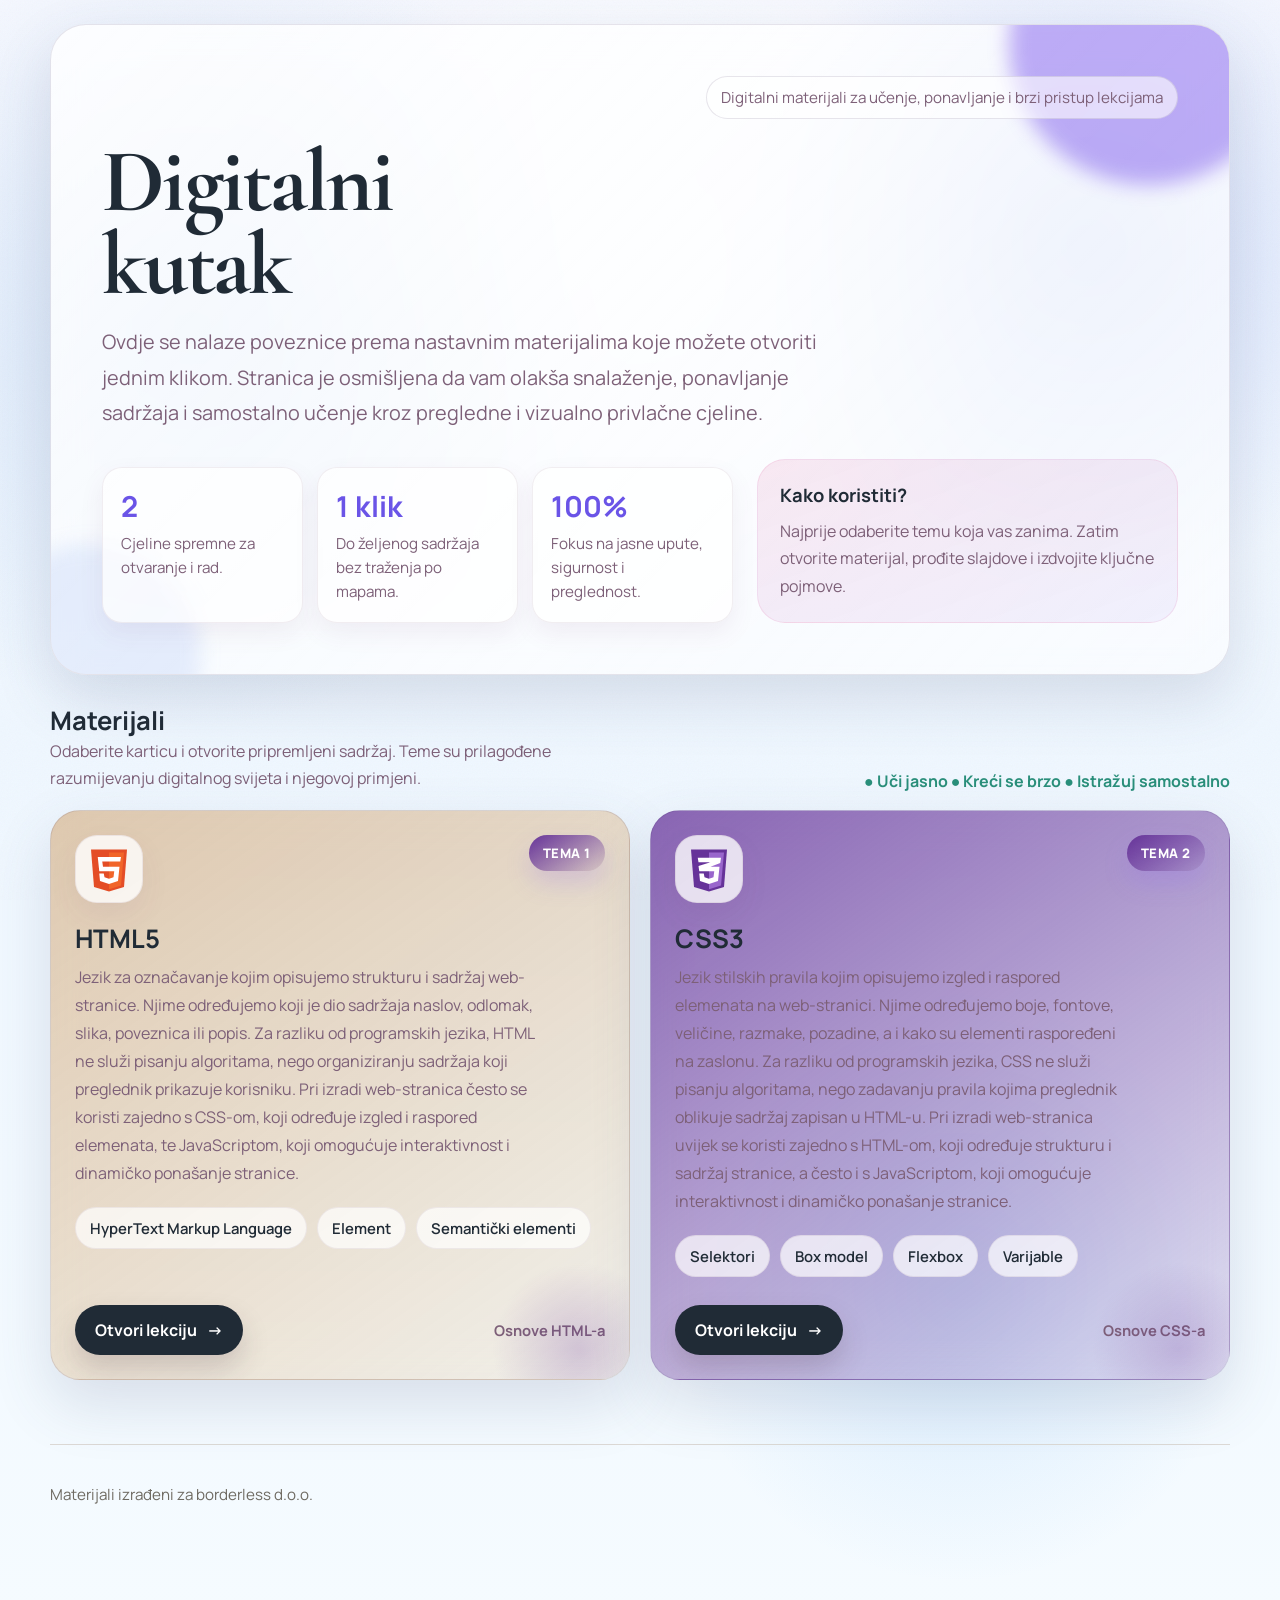
<file: index.html>
<!DOCTYPE html>
<html lang="hr">

<head>
  <meta charset="UTF-8" />
  <meta name="viewport" content="width=device-width, initial-scale=1.0" />
  <title>Digitalni kutak - materijali za učenje Web tehnologija</title>
  <meta name="description"
    content="Digitalni kutak donosi materijale za učenje Web tehnologija na hrvatskom jeziku. Istraži lekcije, ponovi ključne pojmove i uči samostalno.">
  <link rel="icon" href="./media/images/borderless-logo.png">
  <link rel="preconnect" href="https://fonts.googleapis.com">
  <link rel="preconnect" href="https://fonts.gstatic.com" crossorigin>
  <link
    href="https://fonts.googleapis.com/css2?family=Cormorant+Garamond:wght@500;600;700&family=Manrope:wght@400;500;600;700;800&display=swap"
    rel="stylesheet">

  <link rel="stylesheet" href="extra.css">
  <style>
    :root {
      --bg: #f8f8ff;
      --surface: rgba(255, 255, 255, 0.72);
      --surface-strong: rgba(255, 255, 255, 0.9);
      --text: #202b36;
      --muted: #7d6078;
      --line: rgba(57, 43, 89, 0.12);
      --primary: #482de1d0;
      --primary-2: #9eaef55b;
      --accent: #ffbf69;
      --success: #2a8f7b;
      --shadow: 0 24px 60px rgba(66, 80, 117, 0.16);
      --radius-xl: 30px;
      --radius-lg: 22px;
      --radius-md: 16px;
      --space: clamp(16px, 2vw, 24px);
    }

    * {
      box-sizing: border-box;
    }

    html {
      scroll-behavior: smooth;
    }

    body {
      margin: 0;
      min-height: 100vh;
      font-family: 'Manrope', sans-serif;
      color: var(--text);
      background:
        radial-gradient(circle at 15% 20%, rgba(79, 141, 217, 0.18), transparent 24%),
        radial-gradient(circle at 85% 15%, rgba(75, 120, 232, 0.2), transparent 20%),
        radial-gradient(circle at 75% 80%, rgba(90, 170, 245, 0.18), transparent 18%),
        linear-gradient(180deg, #f7f9ff 0%, #eff7ff 45%, #f5fbff 100%);
      overflow-x: hidden;
    }

    .grain,
    .glow {
      position: fixed;
      inset: 0;
      pointer-events: none;
      z-index: 0;
    }

    .grain {
      opacity: 0.08;
      background-image: url("data:image/svg+xml,%3Csvg xmlns='http://www.w3.org/2000/svg' width='180' height='180' viewBox='0 0 180 180'%3E%3Cfilter id='n'%3E%3CfeTurbulence type='fractalNoise' baseFrequency='0.8' numOctaves='2' stitchTiles='stitch'/%3E%3C/filter%3E%3Crect width='180' height='180' filter='url(%23n)' opacity='0.45'/%3E%3C/svg%3E");
    }

    .glow {
      background: radial-gradient(circle at 50% 30%, rgba(255, 255, 255, 0.45), transparent 45%);
    }

    .page {
      position: relative;
      z-index: 1;
      width: min(1180px, calc(100% - 32px));
      margin: 0 auto;
      padding: 24px 0 48px;
    }

    .hero {
      position: relative;
      overflow: hidden;
      padding: clamp(28px, 4vw, 52px);
      border: 1px solid var(--line);
      border-radius: 36px;
      background: linear-gradient(135deg, rgba(255, 255, 255, 0.82), rgba(255, 255, 255, 0.58));
      backdrop-filter: blur(18px);
      box-shadow: var(--shadow);
      isolation: isolate;
    }

    .hero::before,
    .hero::after {
      content: "";
      position: absolute;
      border-radius: 50%;
      filter: blur(10px);
      z-index: -1;
    }

    .hero::before {
      width: 280px;
      height: 280px;
      top: -120px;
      right: -60px;
      background: rgba(64, 10, 226, 0.326);
    }

    .hero::after {
      width: 220px;
      height: 220px;
      left: -70px;
      bottom: -90px;
      background: rgba(107, 147, 232, 0.15);
    }

    .hero-top {
      display: flex;
      justify-content: space-between;
      gap: 16px;
      align-items: center;
      flex-wrap: wrap;
      margin-bottom: 22px;
    }

    .badge {
      display: inline-flex;
      align-items: center;
      gap: 10px;
      padding: 10px 16px;
      border-radius: 999px;
      background: rgba(255, 255, 255, 0.84);
      border: 1px solid rgba(217, 79, 145, 0.16);
      color: var(--primary);
      font-weight: 800;
      letter-spacing: 0.04em;
      text-transform: uppercase;
      font-size: 0.82rem;
    }

    .theme-note {
      display: inline-flex;
      align-items: center;
      gap: 10px;
      color: var(--muted);
      font-size: 0.95rem;
      padding: 10px 14px;
      border-radius: 999px;
      background: rgba(255, 255, 255, 0.6);
      border: 1px solid var(--line);
    }

    h1 {
      margin: 0;
      max-width: 11ch;
      font-family: 'Cormorant Garamond', serif;
      font-size: clamp(3rem, 7vw, 5.8rem);
      line-height: 0.92;
      letter-spacing: -0.03em;
    }

    .lead {
      margin: 18px 0 0;
      max-width: 62ch;
      color: var(--muted);
      font-size: clamp(1.05rem, 1.8vw, 1.24rem);
      line-height: 1.8;
    }

    .hero-grid {
      display: grid;
      grid-template-columns: 1.2fr 0.8fr;
      gap: 24px;
      align-items: end;
      margin-top: 28px;
    }

    .stats {
      display: grid;
      grid-template-columns: repeat(3, minmax(0, 1fr));
      gap: 14px;
    }

    .stat {
      padding: 18px;
      border-radius: 20px;
      background: rgba(255, 255, 255, 0.72);
      border: 1px solid rgba(89, 43, 82, 0.08);
      box-shadow: 0 10px 24px rgba(117, 66, 113, 0.08);
    }

    .stat strong {
      display: block;
      font-size: 1.8rem;
      margin-bottom: 6px;
      color: var(--primary);
    }

    .stat span {
      color: var(--muted);
      font-size: 0.95rem;
      line-height: 1.5;
    }

    .mini-card {
      align-self: stretch;
      padding: 22px;
      border-radius: 28px;
      background: linear-gradient(160deg, rgba(217, 79, 145, 0.12), rgba(143, 107, 232, 0.08));
      border: 1px solid rgba(217, 79, 145, 0.12);
    }

    .mini-card h2 {
      margin: 0 0 10px;
      font-size: 1.15rem;
    }

    .mini-card p {
      margin: 0;
      color: var(--muted);
      line-height: 1.7;
    }

    .section {
      margin-top: 28px;
    }

    .section-head {
      display: flex;
      align-items: end;
      justify-content: space-between;
      gap: 16px;
      margin-bottom: 18px;
      flex-wrap: wrap;
    }

    .section-head h2 {
      margin: 0;
      font-size: clamp(1.5rem, 2vw, 2rem);
    }

    .section-head p {
      margin: 0;
      color: var(--muted);
      max-width: 58ch;
      line-height: 1.7;
    }

    .cards {
      display: grid;
      grid-template-columns: repeat(2, minmax(0, 1fr));
      gap: 20px;
    }

    .card {
      position: relative;
      overflow: hidden;
      display: flex;
      flex-direction: column;
      min-height: 320px;
      padding: 24px;
      border-radius: var(--radius-xl);
      border: 1px solid var(--line);
      background: var(--surface-strong);
      backdrop-filter: blur(16px);
      box-shadow: var(--shadow);
      text-decoration: none;
      color: inherit;
      transition: transform 180ms ease, box-shadow 180ms ease, border-color 180ms ease;
    }

    .card:hover,
    .card:focus-visible {
      transform: translateY(-5px);
      box-shadow: 0 28px 60px rgba(117, 66, 113, 0.2);
      border-color: rgba(217, 79, 145, 0.28);
    }

    .card::before {
      content: "";
      position: absolute;
      inset: auto -40px -60px auto;
      width: 180px;
      height: 180px;
      border-radius: 50%;
      background: radial-gradient(circle, rgba(102, 51, 153, 0.25), transparent 68%);
      opacity: 0.9;
    }

    .card--rebeccapurple {
      background: linear-gradient(145deg, rgba(102, 51, 153, 0.75), rgba(102, 51, 153, 0.12));
    }

    .card--blue {
      background: linear-gradient(145deg, rgba(255, 255, 255, 0.92), rgba(228, 245, 255, 0.92));
    }

    .card--pink {
      background: linear-gradient(145deg, rgba(255, 255, 255, 0.92), rgba(255, 233, 245, 0.95));
    }

    .card--blue-dark {
      background: linear-gradient(145deg, rgba(255, 255, 255, 0.92), rgba(0, 158, 249, 0.35));

      &::before {
        opacity: 0.5;
      }
    }

    .card--red-dark {
      background: linear-gradient(145deg, rgba(191, 33, 27, 0.35), rgba(226, 65, 51, 0.15));
    }

    .card--orange {
      background: linear-gradient(145deg, rgba(191, 114, 27, 0.35), rgba(226, 159, 51, 0.1));
    }

    .card--yellow {
      background: linear-gradient(145deg, rgba(255, 255, 255, 0.92), rgba(243, 181, 60, .25));
    }

    .card--green {
      background: linear-gradient(145deg, rgba(255, 255, 255, 0.92), rgba(62, 139, 135, 0.25));
    }

    .card-top {
      display: flex;
      justify-content: space-between;
      align-items: flex-start;
      gap: 16px;
    }

    .icon-wrap {
      width: 68px;
      height: 68px;
      border-radius: 22px;
      display: grid;
      place-items: center;
      background: rgba(255, 255, 255, 0.78);
      border: 1px solid rgba(89, 43, 82, 0.08);
      box-shadow: 0 12px 28px rgba(117, 66, 113, 0.08);
      flex-shrink: 0;
    }

    .tag {
      padding: 9px 14px;
      border-radius: 999px;
      font-size: 0.82rem;
      font-weight: 800;
      letter-spacing: 0.04em;
      text-transform: uppercase;
      color: white;
      background: linear-gradient(145deg, rgba(102, 51, 153, 1), rgba(102, 51, 153, 0.10));
      box-shadow: 0 12px 24px rgba(143, 107, 232, 0.22);
    }

    .card h3 {
      margin: 22px 0 10px;
      font-size: clamp(1.55rem, 2vw, 2rem);
      line-height: 1.08;
    }

    .card p {
      margin: 0;
      color: var(--muted);
      line-height: 1.75;
      max-width: 46ch;
    }

    .highlights {
      display: flex;
      flex-wrap: wrap;
      gap: 10px;
      margin-top: 20px;
    }

    .chip {
      padding: 10px 14px;
      border-radius: 999px;
      background: rgba(255, 255, 255, 0.7);
      border: 1px solid rgba(89, 43, 82, 0.08);
      color: var(--text);
      font-weight: 600;
      font-size: 0.93rem;
    }

    .cta-row {
      display: flex;
      align-items: center;
      justify-content: space-between;
      gap: 16px;
      margin-top: auto;
      padding-top: 28px;
    }

    .cta {
      display: inline-flex;
      align-items: center;
      gap: 10px;
      padding: 14px 20px;
      border-radius: 999px;
      background: var(--text);
      color: #fff;
      font-weight: 700;
      text-decoration: none;
      box-shadow: 0 14px 28px rgba(54, 32, 51, 0.18);
    }

    .meta {
      color: var(--muted);
      font-size: 0.92rem;
      font-weight: 700;
    }

    .notes {
      display: grid;
      grid-template-columns: 1fr 1fr;
      gap: 20px;
      margin-top: 20px;
    }

    .note {
      padding: 22px;
      border-radius: 24px;
      background: rgba(255, 255, 255, 0.76);
      border: 1px solid var(--line);
    }

    .note h3 {
      margin: 0 0 10px;
      font-size: 1.08rem;
    }

    .note p,
    .note li {
      color: var(--muted);
      line-height: 1.7;
    }

    .note ul {
      margin: 0;
      padding-left: 18px;
    }

    footer {
      margin-top: 24px;
      padding: 18px 4px 4px;
      color: var(--muted);
      text-align: center;
      font-size: 0.95rem;
    }

    .sparkles {
      display: inline-flex;
      align-items: center;
      gap: 8px;
      font-weight: 700;
      color: var(--success);
    }

    .skip-link {
      position: absolute;
      left: 12px;
      top: -48px;
      background: #fff;
      color: var(--text);
      padding: 10px 14px;
      border-radius: 12px;
      z-index: 10;
    }

    .skip-link:focus {
      top: 12px;
    }

    @media (max-width: 900px) {

      .hero-grid,
      .cards,
      .notes {
        grid-template-columns: 1fr;
      }

      .stats {
        grid-template-columns: 1fr;
      }

      h1 {
        max-width: 100%;
      }
    }

    @media (max-width: 640px) {
      .page {
        width: min(100% - 18px, 1180px);
        padding-top: 12px;
      }

      .hero,
      .card,
      .note {
        border-radius: 24px;
      }

      .hero-top,
      .section-head,
      .cta-row,
      .card-top {
        align-items: flex-start;
      }

      .cta-row {
        flex-direction: column;
        align-items: stretch;
      }

      .cta {
        justify-content: center;
      }
    }

    @media (prefers-reduced-motion: reduce) {
      html {
        scroll-behavior: auto;
      }

      *,
      *::before,
      *::after {
        animation: none !important;
        transition: none !important;
      }
    }
  </style>
</head>

<body>
  <a class="skip-link" href="#sadrzaj">Preskoči na sadržaj</a>
  <div class="grain"></div>
  <div class="glow"></div>

  <main class="page" id="sadrzaj">
    <section class="hero" aria-labelledby="naslov-stranice">
      <div class="hero-top">
        <div>

        </div>
        <div class="theme-note">Digitalni materijali za učenje, ponavljanje i brzi pristup lekcijama</div>
      </div>

      <h1 id="naslov-stranice">Digitalni kutak</h1>
      <p class="lead">
        Ovdje se nalaze poveznice prema nastavnim materijalima koje možete otvoriti jednim klikom.
        Stranica je osmišljena da vam olakša snalaženje, ponavljanje sadržaja i samostalno učenje kroz pregledne i
        vizualno privlačne cjeline.
      </p>

      <div class="hero-grid">
        <div class="stats" aria-label="Brzi pregled materijala">
          <div class="stat">
            <strong>2</strong>
            <span>Cjeline spremne za otvaranje i rad.</span>
          </div>
          <div class="stat">
            <strong>1 klik</strong>
            <span>Do željenog sadržaja bez traženja po mapama.</span>
          </div>
          <div class="stat">
            <strong>100%</strong>
            <span>Fokus na jasne upute, sigurnost i preglednost.</span>
          </div>
        </div>

        <aside class="mini-card" aria-label="Napomena za učenike">
          <h2>Kako koristiti?</h2>
          <p>
            Najprije odaberite temu koja vas zanima. Zatim otvorite materijal, prođite slajdove i izdvojite ključne
            pojmove.
          </p>
        </aside>
      </div>
    </section>

    <section class="section" aria-labelledby="materijali">
      <div class="section-head">
        <div>
          <h2 id="materijali">Materijali</h2>
          <p>Odaberite karticu i otvorite pripremljeni sadržaj. Teme su prilagođene razumijevanju digitalnog svijeta i
            njegovoj primjeni.</p>
        </div>
        <div class="sparkles">● Uči jasno ● Kreći se brzo ● Istražuj samostalno</div>
      </div>

      <div class="cards">
        <a class="card card--orange" href="./html5.html" target="_blank" rel="noopener noreferrer"
          aria-label="Otvori materijal HTML5">
          <div class="card-top">
            <div class="icon-wrap" aria-hidden="true">
              <svg viewBox="0 0 32 32" width="48" fill="none" xmlns="http://www.w3.org/2000/svg">
                <g id="SVGRepo_bgCarrier" stroke-width="0"></g>
                <g id="SVGRepo_tracerCarrier" stroke-linecap="round" stroke-linejoin="round"></g>
                <g id="SVGRepo_iconCarrier">
                  <path d="M6 28L4 3H28L26 28L16 31L6 28Z" fill="#E44D26"></path>
                  <path d="M26 5H16V29.5L24 27L26 5Z" fill="#F16529"></path>
                  <path
                    d="M9.5 17.5L8.5 8H24L23.5 11H11.5L12 14.5H23L22 24L16 26L10 24L9.5 19H12.5L13 21.5L16 22.5L19 21.5L19.5 17.5H9.5Z"
                    fill="white"></path>
                </g>
              </svg>
            </div>
            <span class="tag">Tema 1</span>
          </div>

          <h3>HTML5</h3>
          <p>
            Jezik za označavanje kojim opisujemo strukturu i sadržaj web-stranice.
            Njime određujemo koji je dio sadržaja naslov, odlomak, slika, poveznica ili popis. Za razliku od programskih
            jezika, HTML ne služi pisanju algoritama, nego organiziranju sadržaja koji preglednik prikazuje korisniku.
            Pri izradi web-stranica često se koristi zajedno s CSS-om, koji određuje izgled i raspored elemenata, te
            JavaScriptom, koji omogućuje interaktivnost i dinamičko ponašanje stranice.
          </p>

          <div class="highlights" aria-label="Ključne teme">
            <span class="chip">HyperText Markup Language</span>
            <span class="chip">Element</span>
            <span class="chip">Semantički elementi</span>
          </div>

          <div class="cta-row">
            <span class="cta">Otvori lekciju <span aria-hidden="true">→</span></span>
            <span class="meta">Osnove HTML-a</span>
          </div>
        </a>

        <a class="card card--rebeccapurple" href="./css/css3.html" target="_blank" rel="noopener noreferrer"
          aria-label="Otvori materijal CSS3">
          <div class="card-top">
            <div class="icon-wrap" aria-hidden="true">
              <svg viewBox="0 0 32 32" width="48" fill="none" xmlns="http://www.w3.org/2000/svg">
                <g id="SVGRepo_bgCarrier" stroke-width="0"></g>
                <g id="SVGRepo_tracerCarrier" stroke-linecap="round" stroke-linejoin="round"></g>
                <g id="SVGRepo_iconCarrier">
                  <path d="M6 28L4 3H28L26 28L16 31L6 28Z" fill="#663399"></path>
                  <path d="M26 5H16V29.5L24 27L26 5Z" fill="#9966CC"></path>
                  <path
                    d="M19.5 17.5H9.5L9 14L17 11.5H9L8.5 8.5H24L23.5 12L17 14.5H23L22 24L16 26L10 24L9.5 19H12.5L13 21.5L16 22.5L19 21.5L19.5 17.5Z"
                    fill="white"></path>
                </g>
              </svg>
            </div>
            <span class="tag">Tema 2</span>
          </div>

          <h3>CSS3</h3>
          <p>
            Jezik stilskih pravila kojim opisujemo izgled i raspored elemenata na web-stranici. Njime određujemo boje,
            fontove, veličine, razmake, pozadine, a i kako su elementi raspoređeni na zaslonu. Za razliku od programskih
            jezika, CSS ne služi pisanju algoritama, nego zadavanju pravila kojima preglednik oblikuje sadržaj zapisan u
            HTML-u. Pri izradi web-stranica uvijek se koristi zajedno s HTML-om, koji određuje strukturu i sadržaj
            stranice, a često i s JavaScriptom, koji omogućuje interaktivnost i dinamičko ponašanje stranice.
          </p>

          <div class="highlights" aria-label="Ključne teme">
            <span class="chip">Selektori</span>
            <span class="chip">Box model</span>
            <span class="chip">Flexbox</span>
            <span class="chip">Varijable</span>
          </div>

          <div class="cta-row">
            <span class="cta">Otvori lekciju <span aria-hidden="true">→</span></span>
            <span class="meta">Osnove CSS-a</span>
          </div>
        </a>

        <!--<a class="card card--yellow" href="./ulazno-izlazne.html" target="_blank" rel="noopener noreferrer"
          aria-label="Otvori materijal Ulazno izlazne jedinice">
          <div class="card-top">
            <div class="icon-wrap" aria-hidden="true">
              <svg viewBox="0 0 1024 1024" width="50px" class="icon" version="1.1" xmlns="http://www.w3.org/2000/svg" fill="#000000">
                <g id="SVGRepo_bgCarrier" stroke-width="0"></g>
                <g id="SVGRepo_tracerCarrier" stroke-linecap="round" stroke-linejoin="round"></g>
                <g id="SVGRepo_iconCarrier">
                  <path
                    d="M225.1 251.9h592.7c14.2 0 25.8 11.5 25.8 25.8V690c0 14.2-11.5 25.8-25.8 25.8H225.1c-14.2 0-25.8-11.5-25.8-25.8V277.6c0-14.2 11.6-25.7 25.8-25.7z"
                    fill="#FFFFFF"></path>
                  <path
                    d="M817.9 741.5H225.1c-28.4 0-51.5-23.1-51.5-51.5V277.6c0-28.4 23.1-51.5 51.5-51.5h592.7c28.4 0 51.5 23.1 51.5 51.5V690c0.1 28.4-23 51.5-51.4 51.5zM225.1 277.6V690h592.7V277.6H225.1z"
                    fill="#2F2F33"></path>
                  <path
                    d="M379.7 544.1c-6 0-12.1-2.1-17-6.4-10.7-9.4-11.7-25.7-2.3-36.4l92.2-104.8c4.8-5.5 11.8-8.7 19.1-8.8 7.2 0.3 14.3 3 19.3 8.3l70.9 77.2L659.2 362c9.4-10.7 25.7-11.8 36.4-2.4s11.8 25.7 2.4 36.4L581.6 528.8c-4.8 5.5-11.8 8.7-19.1 8.8-7.1 0.1-14.3-2.9-19.3-8.3L472.3 452l-73.2 83.3c-5.1 5.8-12.2 8.8-19.4 8.8z"
                    fill="#333333"></path>
                  <path d="M225.1 638.4h592.7v51.5H225.1z" fill="#F4CE26"></path>
                  <path d="M212.2 586.9h631.4v51.5H212.2z" fill="#303033"></path>
                  <path
                    d="M276.7 780.2h476.8c14.2 0 25.8 11.5 25.8 25.8 0 14.2-11.5 25.8-25.8 25.8H276.7c-14.2 0-25.8-11.5-25.8-25.8s11.5-25.8 25.8-25.8z"
                    fill="#2F2F33"></path>
                  <path d="M748.9 831.7H289.1L349.9 690h358.6l40.4 141.7z m-381.6-51.5h313.3l-11-38.7H383.8l-16.5 38.7z"
                    fill="#2F2F33"></path>
                </g>
              </svg>
            </div>
            <span class="tag">Tema 3</span>
          </div>

          <h3>Ulazno izlazne jedinice</h3>
          <p>
            Ulazne jedinice, poput tipkovnice, miša i mikrofona, omogućuju unos podataka u računalo, dok izlazne
            jedinice, poput monitora, pisača i zvučnika, prikazuju ili prenose rezultate obrade.
            Monitori se razlikuju prema dijagonali, rezoluciji, gustoći piksela, dubini boje, vremenu odziva,
            frekvenciji osvježavanja i svjetlini.
          </p>

          <div class="highlights" aria-label="Ključne teme">
            <span class="chip">Slika</span>
            <span class="chip">Zvuk</span>
            <span class="chip">Snezor</span>
            <span class="chip">Monitor</span>
          </div>

          <div class="cta-row">
            <span class="cta">Otvori lekciju <span aria-hidden="true">→</span></span>
            <span class="meta">Komunikacija sa računalom</span>
          </div>
        </a> -->

        <!-- <a class="card card--yellow" href="./vrste-komunikacije.html" target="_blank" rel="noopener noreferrer"
          aria-label="Otvori materijal Vrste elektroničke komunikacije">
          <div class="card-top">
            <div class="icon-wrap" aria-hidden="true">
              <svg fill="rgba(243, 181, 60, .55)" width="34px" height="34px" viewBox="0 0 64 64" version="1.1"
                xml:space="preserve" xmlns="http://www.w3.org/2000/svg" xmlns:xlink="http://www.w3.org/1999/xlink"
                stroke="rgba(243, 181, 60, .55)" stroke-width="1.92">
                <g id="SVGRepo_bgCarrier" stroke-width="0"></g>
                <g id="SVGRepo_tracerCarrier" stroke-linecap="round" stroke-linejoin="round"></g>
                <g id="SVGRepo_iconCarrier">
                  <g id="smart_lamp"></g>
                  <g id="e-wallet"></g>
                  <g id="virtual_reality"></g>
                  <g id="payment"></g>
                  <g id="cloud_storage"></g>
                  <g id="security_camera"></g>
                  <g id="smart_home"></g>
                  <g id="connection"></g>
                  <g id="game"></g>
                  <g id="drone"></g>
                  <g id="smart_car"></g>
                  <g id="camera"></g>
                  <g id="online_business"></g>
                  <g id="smartwatch"></g>
                  <g id="online_shopping"></g>
                  <g id="smart_Television"></g>
                  <g id="security"></g>
                  <g id="communication">
                    <g>
                      <path
                        d="M35,30c2.2,0,4-1.8,4-4s-1.8-4-4-4c-2.2,0-4,1.8-4,4S32.8,30,35,30z M35,24c1.1,0,2,0.9,2,2s-0.9,2-2,2s-2-0.9-2-2 S33.9,24,35,24z">
                      </path>
                      <path
                        d="M24,30c2.2,0,4-1.8,4-4s-1.8-4-4-4s-4,1.8-4,4S21.8,30,24,30z M24,24c1.1,0,2,0.9,2,2s-0.9,2-2,2s-2-0.9-2-2 S22.9,24,24,24z">
                      </path>
                      <path
                        d="M13,22c-2.2,0-4,1.8-4,4s1.8,4,4,4s4-1.8,4-4S15.2,22,13,22z M13,28c-1.1,0-2-0.9-2-2s0.9-2,2-2s2,0.9,2,2S14.1,28,13,28z ">
                      </path>
                      <path
                        d="M60.3,9.1c-0.4-0.1-0.8,0-1.1,0.3l-8.5,10.2C50,20.5,48.8,21,47.7,21H45v-6c0-3.3-2.7-6-6-6H9c-3.3,0-6,2.7-6,6v39 c0,0.4,0.3,0.8,0.7,0.9C3.8,55,3.9,55,4,55c0.3,0,0.6-0.1,0.8-0.4l8.5-10.2c0.8-0.9,1.9-1.4,3.1-1.4H19v6c0,3.3,2.7,6,6,6h30 c3.3,0,6-2.7,6-6V10C61,9.6,60.7,9.2,60.3,9.1z M11.7,43.2L5,51.2V15c0-2.2,1.8-4,4-4h30c2.2,0,4,1.8,4,4v22c0,2.2-1.8,4-4,4H16.3 C14.6,41,12.9,41.8,11.7,43.2z M59,49c0,2.2-1.8,4-4,4H25c-2.2,0-4-1.8-4-4v-6h18c3.3,0,6-2.7,6-6V23h2.7c1.8,0,3.5-0.8,4.6-2.2 l6.7-8.1V49z">
                      </path>
                      <path
                        d="M47,38c0,2.2,1.8,4,4,4s4-1.8,4-4s-1.8-4-4-4S47,35.8,47,38z M53,38c0,1.1-0.9,2-2,2s-2-0.9-2-2s0.9-2,2-2S53,36.9,53,38z ">
                      </path>
                    </g>
                  </g>
                  <g id="remote_control"></g>
                  <g id="satelite_dish"></g>
                </g>
              </svg>
            </div>
            <span class="tag">Tema 4</span>
          </div>

          <h3>Vrste elektroničke komunikacije</h3>
          <p>
            Materijal sadrži primjere pomoću kojih učenici upoznaju e-poštu, chat aplikacije, videopozive i alate
            za timsku suradnju te razlikuju formalnu od neformalne komunikacije. Obrađuju se struktura poslovne
            e-poruke, pravila poslovnog bontona, primjeren jezik i profesionalan ton u komunikaciji s klijentima i
            suradnicima.
          </p>

          <div class="highlights" aria-label="Ključne teme">
            <span class="chip">Eketronička komunikacija</span>
            <span class="chip">Formalno / Neformalno</span>
            <span class="chip">Pravila pisanja</span>
            <span class="chip">Rizične poruke</span>
          </div>

          <div class="cta-row">
            <span class="cta">Otvori lekciju <span aria-hidden="true">→</span></span>
            <span class="meta">Komunikacija sa klijentima</span>
          </div>
        </a>

        <a class="card card--red-dark" href="./posta.html" target="_blank" rel="noopener noreferrer"
          aria-label="Otvori materijal Programi za oblikovanje i obradu teksta – MS Word">
          <div class="card-top">
            <div class="icon-wrap" aria-hidden="true">
              <svg viewBox="0 0 24 24" fill="none" width="34px" xmlns="http://www.w3.org/2000/svg">
                <g id="SVGRepo_bgCarrier" stroke-width="0"></g>
                <g id="SVGRepo_tracerCarrier" stroke-linecap="round" stroke-linejoin="round"></g>
                <g id="SVGRepo_iconCarrier">
                  <path d="M4 7.00005L10.2 11.65C11.2667 12.45 12.7333 12.45 13.8 11.65L20 7" stroke="#bf211b"
                    stroke-width="2" stroke-linecap="round" stroke-linejoin="round"></path>
                  <rect x="3" y="5" width="18" height="14" rx="2" stroke="#bf211b" stroke-width="2"
                    stroke-linecap="round"></rect>
                </g>
              </svg>
            </div>
            <span class="tag">Tema 5</span>
          </div>

          <h3>Elektronička pošta u poslovanju</h3>
          <p>
            Materijal uvodi učenike u poslovnu uporabu elektroničke pošte u programu Gmail te objašnjava kako otvoriti,
            konfigurirati i sigurno koristiti e-mail račun. Kroz praktične primjere učenici uče postaviti dvofaktorsku
            autentifikaciju, organizirati dolaznu poštu pomoću oznaka i filtara, sigurno slati privitke i velike
            datoteke putem Google Drive poveznica te pisati jasne i profesionalne poslovne poruke.
          </p>

          <div class="highlights" aria-label="Ključne teme">
            <span class="chip">Račun i sigurnost</span>
            <span class="chip">Oznake, filtri, pretraživanje</span>
            <span class="chip">Poslovni odgovor</span>
            <span class="chip">Automatizacija</span>
          </div>

          <div class="cta-row">
            <span class="cta">Otvori lekciju <span aria-hidden="true">→</span></span>
            <span class="meta">Osnove rada sa Gmailom</span>
          </div>
        </a>

        <a class="card card--green" href="./excel.html" target="_blank" rel="noopener noreferrer"
          aria-label="Otvori materijal Programi za oblikovanje i obradu teksta – MS Excel">
          <div class="card-top">
            <div class="icon-wrap" aria-hidden="true">
              <svg viewBox="0 0 32 32" xmlns="http://www.w3.org/2000/svg" xmlns:xlink="http://www.w3.org/1999/xlink"
                fill="#000000" width="34">
                <g id="SVGRepo_bgCarrier" stroke-width="0"></g>
                <g id="SVGRepo_tracerCarrier" stroke-linecap="round" stroke-linejoin="round"></g>
                <g id="SVGRepo_iconCarrier">
                  <defs>
                    <linearGradient id="a" x1="4.494" y1="-2092.086" x2="13.832" y2="-2075.914"
                      gradientTransform="translate(0 2100)" gradientUnits="userSpaceOnUse">
                      <stop offset="0" stop-color="#18884f"></stop>
                      <stop offset="0.5" stop-color="#117e43"></stop>
                      <stop offset="1" stop-color="#0b6631"></stop>
                    </linearGradient>
                  </defs>
                  <title>file_type_excel</title>
                  <path
                    d="M19.581,15.35,8.512,13.4V27.809A1.192,1.192,0,0,0,9.705,29h19.1A1.192,1.192,0,0,0,30,27.809h0V22.5Z"
                    style="fill:#185c37"></path>
                  <path d="M19.581,3H9.705A1.192,1.192,0,0,0,8.512,4.191h0V9.5L19.581,16l5.861,1.95L30,16V9.5Z"
                    style="fill:#21a366"></path>
                  <path d="M8.512,9.5H19.581V16H8.512Z" style="fill:#107c41"></path>
                  <path d="M16.434,8.2H8.512V24.45h7.922a1.2,1.2,0,0,0,1.194-1.191V9.391A1.2,1.2,0,0,0,16.434,8.2Z"
                    style="opacity:0.10000000149011612;isolation:isolate"></path>
                  <path d="M15.783,8.85H8.512V25.1h7.271a1.2,1.2,0,0,0,1.194-1.191V10.041A1.2,1.2,0,0,0,15.783,8.85Z"
                    style="opacity:0.20000000298023224;isolation:isolate"></path>
                  <path d="M15.783,8.85H8.512V23.8h7.271a1.2,1.2,0,0,0,1.194-1.191V10.041A1.2,1.2,0,0,0,15.783,8.85Z"
                    style="opacity:0.20000000298023224;isolation:isolate"></path>
                  <path d="M15.132,8.85H8.512V23.8h6.62a1.2,1.2,0,0,0,1.194-1.191V10.041A1.2,1.2,0,0,0,15.132,8.85Z"
                    style="opacity:0.20000000298023224;isolation:isolate"></path>
                  <path
                    d="M3.194,8.85H15.132a1.193,1.193,0,0,1,1.194,1.191V21.959a1.193,1.193,0,0,1-1.194,1.191H3.194A1.192,1.192,0,0,1,2,21.959V10.041A1.192,1.192,0,0,1,3.194,8.85Z"
                    style="fill:#117e43"></path>
                  <path
                    d="M5.7,19.873l2.511-3.884-2.3-3.862H7.758L9.013,14.6c.116.234.2.408.238.524h.017c.082-.188.169-.369.26-.546l1.342-2.447h1.7l-2.359,3.84,2.419,3.905H10.821l-1.45-2.711A2.355,2.355,0,0,1,9.2,16.8H9.176a1.688,1.688,0,0,1-.168.351L7.515,19.873Z"
                    style="fill:#fff"></path>
                  <path d="M28.806,3H19.581V9.5H30V4.191A1.192,1.192,0,0,0,28.806,3Z" style="fill:#33c481"></path>
                  <path d="M19.581,16H30v6.5H19.581Z" style="fill:#107c41"></path>
                </g>
              </svg>
            </div>
            <span class="tag">Tema 6</span>
          </div>

          <h3>Programi za izradu tabličnih proračuna – MS Excel </h3>
          <p>
            Materijal uvodi učenike u radno okruženje programa Microsoft Excel te objašnjava kako izraditi, urediti i
            oblikovati proračunske tablice. Kroz primjere uče se pokretanje programa, rad sa sučeljem, unos i uređivanje
            podataka, spremanje radnih knjiga te osnovno oblikovanje ćelija, redaka, stupaca, tablica, formula i
            grafikona.
          </p>

          <div class="highlights" aria-label="Ključne teme">
            <span class="chip">Sučelje i kartice</span>
            <span class="chip">Ćelije i formati</span>
            <span class="chip">Funkcije</span>
            <span class="chip">Grafikoni</span>
          </div>

          <div class="cta-row">
            <span class="cta">Otvori lekciju <span aria-hidden="true">→</span></span>
            <span class="meta">Osnove rada u MS Excelu</span>
          </div>
        </a> -->

      </div>
    </section>

    <!-- <section class="section" aria-labelledby="savjeti">
      <div class="section-head">
        <div>
          <h2 id="savjeti">Savjeti za rad</h2>
          <p>Kratke smjernice mogu pomoći da materijale iskoristite učinkovitije tijekom sata, kod kuće ili pri pripremi
            za provjeru znanja.</p>
        </div>
      </div>

      <div class="notes">
        <article class="note">
          <h3>Prije otvaranja lekcije</h3>
          <ul>
            <li>Pripremi bilježnicu ili digitalne bilješke.</li>
            <li>Pročitaj naslov i pokušaj predvidjeti što ćeš naučiti.</li>
            <li>Obrati pažnju na nove pojmove i primjere iz prakse.</li>
          </ul>
        </article>

        <article class="note">
          <h3>Nakon pregleda sadržaja</h3>
          <ul>
            <li>Zapiši tri najvažnije informacije koje si zapamtio.</li>
            <li>Poveži gradivo s radom u servisu, dućanu ili komunikacijom s klijentima.</li>
            <li>Vrati se na kartice kad trebaš brzo ponavljanje.</li>
          </ul>
        </article>
      </div>
    </section> -->

    <footer class="footer">
      <div class="container footer-box">
        <p>Materijali izrađeni za borderless d.o.o.
          <!-- <a href="https://ss-ban-jjelacic-zapresic.skole.hr/" target="_blank"
            class="ssbjj">SŠBJJ</a> -->
        </p>
        <script type="text/javascript" src="https://cdnjs.buymeacoffee.com/1.0.0/button.prod.min.js"
          data-name="bmc-button" data-slug="clockworks" data-color="#FFDD00" data-emoji="☕" data-font="Poppins"
          data-text="Buy me coffee" data-outline-color="#000000" data-font-color="#000000"
          data-coffee-color="#ffffff"></script>
      </div>
    </footer>
  </main>
</body>

</html>
</file>
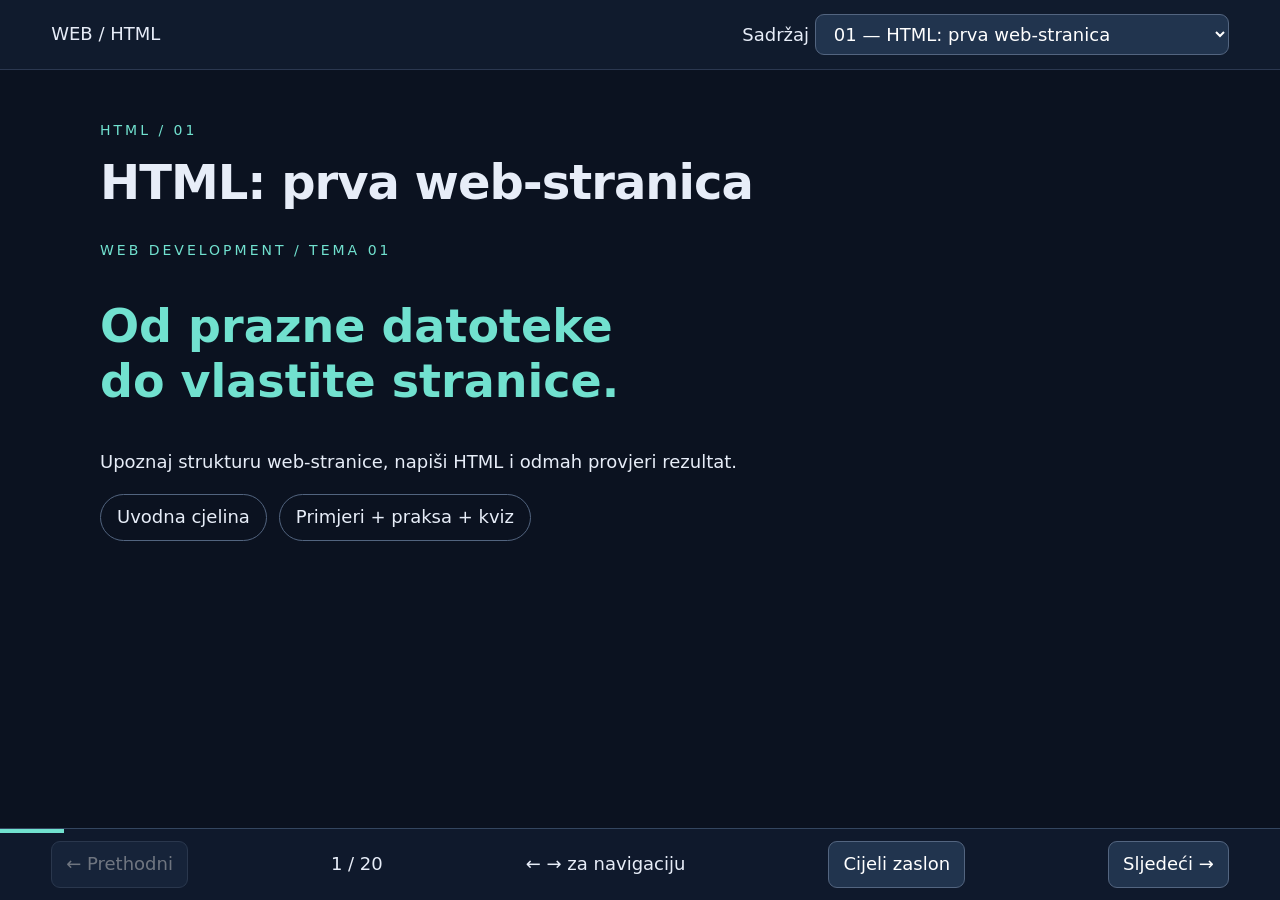
<file: html5.html>
<!DOCTYPE html>
<html lang="hr">

<head>
  <meta charset="UTF-8">
  <meta name="viewport" content="width=device-width,initial-scale=1">
  <title>Web development HTML5</title>
  <style>
    * {
      box-sizing: border-box
    }

    body {
      margin: 0;
      background: #0b1220;
      color: #e7edf8;
      font: 18px/1.6 system-ui, sans-serif
    }

    header.top {
      height: 70px;
      border-bottom: 1px solid #2b3850;
      padding: 12px 4vw;
      display: flex;
      align-items: center;
      justify-content: space-between;
      background: #101b2d
    }

    button,
    select {
      font: inherit;
      background: #21344e;
      color: #fff;
      border: 1px solid #536580;
      border-radius: 9px;
      padding: 8px 14px;
      cursor: pointer
    }

    button:hover {
      background: #315477
    }

    button:disabled {
      opacity: .4;
      cursor: default
    }

    button:focus-visible,
    a:focus-visible,
    select:focus-visible {
      outline: 3px solid #71e1cf;
      outline-offset: 3px
    }

    main {
      max-width: 1150px;
      margin: auto;
      padding: 35px 35px 120px
    }

    .slide {
      display: none
    }

    .slide.active {
      display: block
    }

    h1 {
      font-size: clamp(30px, 4vw, 48px);
      line-height: 1.15;
      margin: 10px 0 28px;
      letter-spacing: -1px
    }

    h2 {
      font-size: clamp(26px, 3.6vw, 46px);
      line-height: 1.2;
      color: #71e1cf
    }

    h3,
    .h3 {
      font-size: 1.17em;
      color: #71e1cf
    }

    .eyebrow {
      color: #71e1cf;
      letter-spacing: 3px;
      font-size: 14px
    }

    p,
    li {
      max-width: 950px
    }

    li {
      margin: 10px 0
    }

    a {
      color: #8cbbff
    }

    pre {
      background: #070e19;
      border: 1px solid #33435d;
      border-radius: 14px;
      padding: 22px;
      overflow: auto;
      font: 17px/1.6 ui-monospace, monospace;
      color: #b8f5dc
    }

    code {
      font-family: ui-monospace, monospace;
      color: #b8f5dc
    }

    p code,
    li code {
      background: #17243b;
      padding: 2px 5px;
      border-radius: 4px
    }

    .grid {
      display: grid;
      grid-template-columns: repeat(auto-fit, minmax(210px, 1fr));
      gap: 18px
    }

    article,
    .callout {
      background: #14233a;
      border: 1px solid #344660;
      border-radius: 15px;
      padding: 20px
    }

    .callout {
      border-left: 4px solid #71e1cf;
      margin: 24px 0
    }

    .note {
      color: #b0bfd5;
      font-size: 16px
    }

    .chips {
      display: flex;
      gap: 12px;
      flex-wrap: wrap
    }

    .chips span {
      border: 1px solid #52647f;
      border-radius: 30px;
      padding: 8px 16px
    }

    .bottom {
      position: fixed;
      bottom: 0;
      left: 0;
      right: 0;
      background: #101b2df5;
      border-top: 1px solid #344660;
      padding: 12px 4vw;
      display: flex;
      gap: 12px;
      align-items: center;
      justify-content: space-between
    }

    .progress {
      height: 4px;
      position: absolute;
      left: 0;
      top: 0;
      background: #71e1cf;
      transition: width .2s
    }

    .lab {
      display: grid;
      grid-template-columns: 1fr 1fr;
      gap: 20px
    }

    textarea {
      width: 100%;
      height: 360px;
      background: #070e19;
      color: #c4f4de;
      padding: 16px;
      font: 15px/1.5 monospace;
      border: 1px solid #536580;
      border-radius: 9px
    }

    iframe {
      width: 100%;
      height: 360px;
      background: white;
      border: 1px solid #536580;
      border-radius: 9px
    }

    .tools {
      display: flex;
      gap: 8px;
      flex-wrap: wrap;
      margin-top: 10px
    }

    fieldset {
      border: 1px solid #344660;
      border-radius: 12px;
      margin: 20px 0;
      padding: 15px
    }

    .option {
      display: block;
      padding: 5px
    }

    .feedback {
      color: #71e1cf;
      font-size: 16px
    }

    select {
      max-width: 58vw
    }

    .counter {
      white-space: nowrap
    }

    @media(max-width:650px) {
      main {
        padding: 20px 18px 125px
      }

      .lab {
        grid-template-columns: 1fr
      }

      header.top {
        padding: 10px 18px;
        font-size: 15px
      }

      .bottom {
        padding: 10px 14px
      }

      button {
        padding: 7px 10px;
        font-size: 15px
      }

      pre {
        font-size: 14px
      }

      .hint {
        display: none
      }
    }

    @media print {
      body {
        background: white;
        color: #111;
        font-size: 12pt
      }

      header.top,
      .bottom,
      .tools {
        display: none
      }

      .slide {
        display: block !important;
        break-after: page
      }

      main {
        padding: 0
      }

      pre,
      article,
      .callout {
        background: #f4f5f7;
        color: #111
      }

      code,
      h2,
      h3,
      .note {
        color: #234
      }

      a {
        color: #234
      }

      textarea,
      iframe {
        height: 250px
      }
    }
  </style>
</head>

<body>
  <header class="top"><span>WEB / HTML</span><label><span class="hint">Sadržaj </span><select id="jump"
        aria-label="Odaberi slajd">
        <option value="0">01 — HTML: prva web-stranica</option>
        <option value="1">02 — Što ćemo naučiti?</option>
        <option value="2">03 — Što je HTML?</option>
        <option value="3">04 — Oznaka ≠ element</option>
        <option value="4">05 — Kostur HTML dokumenta</option>
        <option value="5">06 — Head i body: dvije različite uloge</option>
        <option value="6">07 — Prvi praktični korak</option>
        <option value="7">08 — Naslovi i odlomci</option>
        <option value="8">09 — Ugnježđivanje i isticanje</option>
        <option value="9">10 — Atributi: dodatne informacije</option>
        <option value="10">11 — Poveznice i putanje</option>
        <option value="11">12 — Slike i alternativni tekst</option>
        <option value="12">13 — Popisi: grupiranje sadržaja</option>
        <option value="13">14 — Semantička struktura</option>
        <option value="14">15 — Dodatno: prvi obrazac</option>
        <option value="15">16 — Laboratorij: promijeni i provjeri</option>
        <option value="16">17 — Samostalni zadatak: moja stranica</option>
        <option value="17">18 — Prije predaje: testiraj</option>
        <option value="18">19 — Kviz: provjeri razumijevanje</option>
        <option value="19">20 — Sažetak i dokumentacija</option>
      </select></label></header>
  <main>
    <section class="slide" aria-labelledby="t0">
      <p class="eyebrow">HTML / 01</p>
      <h1 id="t0">HTML: prva web-stranica</h1>
      <p class="eyebrow">WEB DEVELOPMENT / TEMA 01</p>
      <h2>Od prazne datoteke<br>do vlastite stranice.</h2>
      <p>Upoznaj strukturu web-stranice, napiši HTML i odmah provjeri rezultat.</p>
      <div class="chips"><span>Uvodna cjelina</span><span>Primjeri + praksa + kviz</span>
      </div>
    </section>
    <section class="slide" aria-labelledby="t1">
      <p class="eyebrow">HTML / 02</p>
      <h1 id="t1">Što ćemo naučiti?</h1>
      <ul>
        <li>Objasniti čemu služi HTML.</li>
        <li>Razlikovati oznaku, element i atribut.</li>
        <li>Sastaviti osnovnu strukturu dokumenta.</li>
        <li>Dodati naslove, odlomke, poveznice, slike i popise.</li>
        <li>Izraditi jednostavnu osobnu stranicu i provjeriti rad.</li>
      </ul>
      <div class="callout">Početno pitanje: što ostaje od web-stranice kada uklonimo boje, animacije i ukrase?</div>
    </section>
    <section class="slide" aria-labelledby="t2">
      <p class="eyebrow">HTML / 03</p>
      <h1 id="t2">Što je HTML?</h1>
      <h2>Jezik za označavanje sadržaja.</h2>
      <p>HTML znači <em>HyperText Markup Language</em>. Opisuje strukturu web-stranice: što je naslov, odlomak ili
        poveznica. Nije programski jezik za pisanje algoritama.</p>
      <div class="grid">
        <article>
          <h3>HTML</h3>
          <p>Sadržaj i struktura.</p>
        </article>
        <article>
          <h3>CSS</h3>
          <p>Izgled i raspored.</p>
        </article>
        <article>
          <h3>JavaScript</h3>
          <p>Ponašanje i interakcija.</p>
        </article>
      </div>
      <p class="note">U ovoj cjelini pišemo HTML. Dizajn ove prezentacije koristi i CSS, a interaktivne aktivnosti
        JavaScript.</p>
    </section>
    <section class="slide" aria-labelledby="t3">
      <p class="eyebrow">HTML / 04</p>
      <h1 id="t3">Oznaka ≠ element</h1>
      <pre><code>&lt;p&gt;Učim izrađivati web-stranice.&lt;/p&gt;</code></pre>
      <ul>
        <li><code>&lt;p&gt;</code> — početna oznaka.</li>
        <li>Tekst između oznaka — sadržaj.</li>
        <li><code>&lt;/p&gt;</code> — završna oznaka.</li>
        <li>Cijela prikazana cjelina — HTML element.</li>
      </ul>
      <p>Prazni elementi, poput <code>&lt;br&gt;</code> i <code>&lt;img&gt;</code>, nemaju završnu oznaku.</p>
      <div class="callout">Probaj usmeno označiti početak, sadržaj i završetak elementa naslova.</div>
    </section>
    <section class="slide" aria-labelledby="t4">
      <p class="eyebrow">HTML / 05</p>
      <h1 id="t4">Kostur HTML dokumenta</h1>
      <pre><code>&lt;!DOCTYPE html&gt;
&lt;html lang=&quot;hr&quot;&gt;
&lt;head&gt;
  &lt;meta charset=&quot;UTF-8&quot;&gt;
  &lt;meta name=&quot;viewport&quot; content=&quot;width=device-width, initial-scale=1.0&quot;&gt;
  &lt;title&gt;Moja prva stranica&lt;/title&gt;
&lt;/head&gt;
&lt;body&gt;
  &lt;h1&gt;Pozdrav, svijete!&lt;/h1&gt;
  &lt;p&gt;Ovo je moja prva HTML stranica.&lt;/p&gt;
&lt;/body&gt;
&lt;/html&gt;</code></pre>
      <p class="note">Deklaracija <code>&lt;!DOCTYPE html&gt;</code> označava suvremeni HTML dokument.
        <code>lang="hr"</code> označava hrvatski jezik.
      </p>
    </section>
    <section class="slide" aria-labelledby="t5">
      <p class="eyebrow">HTML / 06</p>
      <h1 id="t5">Head i body: dvije različite uloge</h1>
      <div class="grid">
        <article>
          <h2 class="h3">
            &lt;head&gt;
          </h2>
          <p>Podaci o dokumentu.</p>
          <ul>
            <li><code>title</code>: naziv kartice preglednika.</li>
            <li><code>charset="UTF-8"</code>: kodiranje znakova.</li>
            <li><code>viewport</code>: postavka prikaza na mobilnim uređajima.</li>
          </ul>
        </article>
        <article>
          <h2 class="h3">

            &lt;body&gt;
          </h2>
          <p>Sadržaj koji se prikazuje na stranici.</p>
          <ul>
            <li>Naslovi i tekst.</li>
            <li>Slike i poveznice.</li>
            <li>Popisi i obrasci.</li>
          </ul>
        </article>
      </div>
      <div class="callout">Pitanje: zašto promjena elementa title ne mijenja veliki naslov u sadržaju?</div>
    </section>
    <section class="slide" aria-labelledby="t6">
      <p class="eyebrow">HTML / 07</p>
      <h1 id="t6">Prvi praktični korak</h1>
      <ol>
        <li>Otvori uređivač teksta, primjerice VS Code.</li>
        <li>Napravi mapu <code>moja-stranica</code>.</li>
        <li>U njoj spremi dokument kao <code>index.html</code>.</li>
        <li>Upiši kostur s prethodnog slajda.</li>
        <li>Otvori datoteku u pregledniku.</li>
        <li>Promijeni naslov, spremi datoteku i osvježi preglednik.</li>
      </ol>
      <div class="callout">Uspjeh: kartica preglednika ima tvoj naziv, a stranica prikazuje tvoj naslov i odlomak.</div>
    </section>
    <section class="slide" aria-labelledby="t7">
      <p class="eyebrow">HTML / 08</p>
      <h1 id="t7">Naslovi i odlomci</h1>
      <pre><code>&lt;h1&gt;Moj projekt&lt;/h1&gt;
&lt;h2&gt;O projektu&lt;/h2&gt;
&lt;p&gt;Izrađujem svoju prvu web-stranicu.&lt;/p&gt;
&lt;h2&gt;Što učim?&lt;/h2&gt;
&lt;h3&gt;HTML elementi&lt;/h3&gt;
&lt;p&gt;Učim označavati sadržaj.&lt;/p&gt;</code></pre>
      <p>Naslovi imaju šest razina: <code>h1</code> do <code>h6</code>. Biraj ih prema hijerarhiji sadržaja, a ne samo
        prema veličini slova.</p>
      <p>Za ovu vježbu koristi jedan glavni <code>h1</code>, a cjeline označi s <code>h2</code>.</p>
    </section>
    <section class="slide" aria-labelledby="t8">
      <p class="eyebrow">HTML / 09</p>
      <h1 id="t8">Ugnježđivanje i isticanje</h1>
      <pre><code>&lt;p&gt;HTML učimo &lt;strong&gt;praktičnim radom&lt;/strong&gt;.&lt;/p&gt;
&lt;p&gt;Ovo je &lt;em&gt;posebno naglašena&lt;/em&gt; riječ.&lt;/p&gt;
&lt;!-- Ovaj komentar nije vidljiv na stranici. --&gt;</code></pre>
      <p><code>strong</code> označava važnost, a <code>em</code> naglasak. Element unutar drugog elementa zatvori prije
        vanjskog elementa.</p>
      <pre><code>&lt;p&gt;Ispravno: &lt;strong&gt;važan tekst&lt;/strong&gt;.&lt;/p&gt;</code></pre>
      <div class="callout">Pronađi pogrešku: <code>&lt;p&gt;&lt;strong&gt;Tekst&lt;/p&gt;&lt;/strong&gt;</code></div>
    </section>
    <section class="slide" aria-labelledby="t9">
      <p class="eyebrow">HTML / 10</p>
      <h1 id="t9">Atributi: dodatne informacije</h1>
      <pre><code>&lt;a href=&quot;https://www.w3schools.com/html/&quot;&gt;Učimo HTML&lt;/a&gt;</code></pre>
      <p>Atribut se piše u početnoj oznaci, najčešće kao <code>naziv="vrijednost"</code>. Ovdje <code>href</code>
        određuje odredište poveznice.</p>
      <ul>
        <li><code>lang</code> — jezik dokumenta.</li>
        <li><code>href</code> — odredište poveznice.</li>
        <li><code>src</code> — putanja do resursa.</li>
        <li><code>alt</code> — tekstualna alternativa slici.</li>
        <li><code>id</code> — jedinstveni identifikator elementa u dokumentu.</li>
      </ul>
      <p class="note">Za dosljednost piši nazive malim slovima i vrijednosti stavljaj u navodnike.</p>
    </section>
    <section class="slide" aria-labelledby="t10">
      <p class="eyebrow">HTML / 11</p>
      <h1 id="t10">Poveznice i putanje</h1>
      <pre><code>&lt;a href=&quot;https://www.w3schools.com/html/&quot;&gt;HTML dokumentacija&lt;/a&gt;
&lt;a href=&quot;kontakt.html&quot;&gt;Kontakt&lt;/a&gt;
&lt;a href=&quot;#hobi&quot;&gt;Moji hobiji&lt;/a&gt;

&lt;h2 id=&quot;hobi&quot;&gt;Moji hobiji&lt;/h2&gt;</code></pre>
      <ul>
        <li>Apsolutna adresa uključuje protokol i domenu.</li>
        <li>Relativna putanja upućuje na datoteku u odnosu na trenutačni dokument.</li>
        <li><code>#hobi</code> vodi do elementa s odgovarajućim <code>id</code>.</li>
      </ul>
      <div class="callout">Koristi opisni tekst poveznice, primjerice „HTML dokumentacija”, umjesto „klikni ovdje”.
      </div>
    </section>
    <section class="slide" aria-labelledby="t11">
      <p class="eyebrow">HTML / 12</p>
      <h1 id="t11">Slike i alternativni tekst</h1>
      <pre><code>&lt;img src=&quot;slike/radionica.jpg&quot;
     alt=&quot;Učenici spajaju elektronički sklop u radionici&quot;
     width=&quot;600&quot; height=&quot;400&quot;&gt;</code></pre>
      <p>Za ovaj primjer sliku spremi u podmapu <code>slike</code>. Naziv, nastavak i putanja moraju odgovarati stvarnoj
        datoteci.</p>
      <p><code>alt</code> prenosi smisao slike kada slika nije dostupna i korisnicima čitača zaslona. Za isključivo
        dekorativnu sliku koristi se prazan <code>alt=""</code>.</p>
      <div class="callout">Dijagnostika: ako slika ne radi, provjeri putanju, velika i mala slova te nastavak .jpg /
        .png.</div>
    </section>
    <section class="slide" aria-labelledby="t12">
      <p class="eyebrow">HTML / 13</p>
      <h1 id="t12">Popisi: grupiranje sadržaja</h1>
      <pre><code>&lt;h2&gt;Moji interesi&lt;/h2&gt;
&lt;ul&gt;
  &lt;li&gt;Programiranje&lt;/li&gt;
  &lt;li&gt;Računalne mreže&lt;/li&gt;
&lt;/ul&gt;

&lt;h2&gt;Kako otvoriti stranicu?&lt;/h2&gt;
&lt;ol&gt;
  &lt;li&gt;Spremi dokument.&lt;/li&gt;
  &lt;li&gt;Otvori ga u pregledniku.&lt;/li&gt;
&lt;/ol&gt;</code></pre>
      <p><code>ul</code> je neuređeni popis, <code>ol</code> uređeni popis, a <code>li</code> pojedinačna stavka.</p>
    </section>
    <section class="slide" aria-labelledby="t13">
      <p class="eyebrow">HTML / 14</p>
      <h1 id="t13">Semantička struktura</h1>
      <pre><code>&lt;header&gt;
  &lt;h1&gt;Web-klub&lt;/h1&gt;
&lt;/header&gt;
&lt;nav&gt;&lt;a href=&quot;#o-nama&quot;&gt;O nama&lt;/a&gt;&lt;/nav&gt;
&lt;main&gt;
  &lt;section id=&quot;o-nama&quot;&gt;
    &lt;h2&gt;O nama&lt;/h2&gt;
    &lt;p&gt;Učimo izrađivati web-stranice.&lt;/p&gt;
  &lt;/section&gt;
&lt;/main&gt;
&lt;footer&gt;&lt;p&gt;Projekt&lt;/p&gt;&lt;/footer&gt;</code></pre>
      <p>Semantički elementi opisuju ulogu sadržaja: zaglavlje, navigaciju, glavni sadržaj, tematsku cjelinu i podnožje.
        Sami po sebi ne stvaraju složen vizualni raspored.</p>
    </section>
    <section class="slide" aria-labelledby="t14">
      <p class="eyebrow">HTML / 15</p>
      <h1 id="t14">Dodatno: prvi obrazac</h1>
      <pre><code>&lt;form action=&quot;/prijava&quot; method=&quot;post&quot;&gt;
  &lt;label for=&quot;ime&quot;&gt;Ime:&lt;/label&gt;
  &lt;input type=&quot;text&quot; id=&quot;ime&quot; name=&quot;ime&quot; required&gt;
  &lt;button type=&quot;submit&quot;&gt;Prijavi se&lt;/button&gt;
&lt;/form&gt;</code></pre>
      <ul>
        <li><code>for</code> u oznaci <code>label</code> odgovara atributu <code>id</code> polja.</li>
        <li><code>name</code> određuje naziv podatka koji se šalje.</li>
        <li><code>required</code> označava obavezno polje.</li>
      </ul>
      <div class="callout">HTML stvara obrazac, ali ne obrađuje ni ne sprema podatke. Adresa /prijava je samo primjer:
        potrebna je stvarna poslužiteljska obrada.</div>
    </section>
    <section class="slide" aria-labelledby="t15">
      <p class="eyebrow">HTML / 16</p>
      <h1 id="t15">Laboratorij: promijeni i provjeri</h1>
      <p>Promijeni naslov, dodaj odlomak ili popis pa pritisni „Prikaži rezultat”. Prikaz je izoliran | skripte i slanje
        obrazaca nisu dopušteni.</p>
      <div class="lab">
        <div><label for="editor">Tvoj HTML</label><textarea id="editor" spellcheck="false"></textarea>
          <div class="tools"><button id="run">Prikaži rezultat</button><button id="reset">Vrati primjer</button><button
              id="save">Preuzmi moj HTML</button></div>
        </div>
        <div>
          <p style="margin: 0;">Rezultat u pregledniku</p><iframe id="preview" title="Rezultat HTML primjera"
            sandbox=""></iframe>
        </div>
      </div>
    </section>
    <section class="slide" aria-labelledby="t16">
      <p class="eyebrow">HTML / 17</p>
      <h1 id="t16">Samostalni zadatak: moja stranica</h1>
      <p>Izradi stranicu o sebi, projektu ili omiljenom hobiju. Predloženo vrijeme: 20 minuta.</p>
      <ul>
        <li>Ispravan kostur dokumenta, <code>lang="hr"</code>, UTF-8 i smislen <code>title</code>.</li>
        <li>Jedan glavni naslov, barem dva podnaslova i dva odlomka.</li>
        <li>Popis s najmanje tri stavke.</li>
        <li>Poveznica s opisnim tekstom.</li>
        <li>Vlastita slika ili slika koju smiješ koristiti, s odgovarajućim <code>alt</code> tekstom.</li>
        <li>Uredna struktura s glavnim sadržajem i podnožjem.</li>
      </ul>

    </section>
    <section class="slide" aria-labelledby="t17">
      <p class="eyebrow">HTML / 18</p>
      <h1 id="t17">Prije predaje: testiraj</h1>
      <ol>
        <li>Provjeri naziv kartice i glavni naslov — nisu isti element.</li>
        <li>Otvori sve poveznice i provjeri sliku.</li>
        <li>Provjeri zatvaranje i ugnježđivanje oznaka.</li>
        <li>Prođi poveznicama tipkom Tab.</li>
        <li>Suzi prozor i provjeri čitljivost.</li>
        <li>Zamoli kolegu da prema kodu objasni strukturu stranice.</li>
      </ol>
      <div class="callout">Preglednik može prikazati i neispravan HTML. „Izgleda dobro” nije isto što i „kod je
        ispravan”.</div>
    </section>
    <section class="slide" aria-labelledby="t18">
      <p class="eyebrow">HTML / 19</p>
      <h1 id="t18">Kviz: provjeri razumijevanje</h1>
      <fieldset>
        <legend>1. Što HTML prvenstveno opisuje?</legend><label class="option"><input type="radio" name="q0" value="0">
          Strukturu sadržaja</label><label class="option"><input type="radio" name="q0" value="1"> Algoritme
          obrade</label><label class="option"><input type="radio" name="q0" value="2"> Boje svih elemenata</label>
        <p class="feedback" id="f0"></p>
      </fieldset>
      <fieldset>
        <legend>2. Gdje se nalazi title?</legend><label class="option"><input type="radio" name="q1" value="0"> U
          body</label><label class="option"><input type="radio" name="q1" value="1"> U head</label><label
          class="option"><input type="radio" name="q1" value="2"> U img</label>
        <p class="feedback" id="f1"></p>
      </fieldset>
      <fieldset>
        <legend>3. Koji atribut određuje odredište poveznice?</legend><label class="option"><input type="radio"
            name="q2" value="0"> src</label><label class="option"><input type="radio" name="q2" value="1">
          alt</label><label class="option"><input type="radio" name="q2" value="2"> href</label>
        <p class="feedback" id="f2"></p>
      </fieldset>
      <fieldset>
        <legend>4. Koji primjer pravilno ugnježđuje elemente?</legend>
        <label class="option"><input type="radio" name="q3" value="0">
          &lt;p&gt;&lt;em&gt;Tekst&lt;/em&gt;&lt;/p&gt;
        </label><label class="option"><input type="radio" name="q3" value="1">
          &lt;p&gt;&lt;em&gt;Tekst&lt;/p&gt;&lt;/em&gt;
        </label><label class="option"><input type="radio" name="q3" value="2">
          &lt;p&gt;&lt;em&gt;Tekst&lt;/p&gt;
        </label>
        <p class="feedback" id="f3"></p>
      </fieldset>
      <fieldset>
        <legend>5. Čemu služi alt?</legend><label class="option"><input type="radio" name="q4" value="0"> Dodavanju
          animacije</label><label class="option"><input type="radio" name="q4" value="1"> Tekstualnoj alternativi
          slike</label><label class="option"><input type="radio" name="q4" value="2"> Otvaranju kartice</label>
        <p class="feedback" id="f4"></p>
      </fieldset>
      <fieldset>
        <legend>6. Zašto je potreban name u polju obrasca?</legend><label class="option"><input type="radio" name="q5"
            value="0"> Da naziv i vrijednost polja budu poslani</label><label class="option"><input type="radio"
            name="q5" value="1"> Da tekst postane podebljan</label><label class="option"><input type="radio" name="q5"
            value="2"> Da zamijeni form</label>
        <p class="feedback" id="f5"></p>
      </fieldset><button id="grade">Provjeri odgovore</button>
      <p id="score" role="status"></p>
    </section>
    <section class="slide" aria-labelledby="t19">
      <p class="eyebrow">HTML / 20</p>
      <h1 id="t19">Sažetak i dokumentacija</h1>
      <h2>Struktura prije ukrasa.</h2>
      <p>HTML elementima označavamo sadržaj. Atributima dodajemo informacije. Ispravna struktura i jasna semantika
        temelj su stranice koju poslije oblikujemo CSS-om.</p>
      <div class="callout">Izlazna kartica: napiši razliku između elementa i atributa te jedan primjer svakoga.</div>
      <h3>Dokumentacija za daljnji rad</h3>
      <ul>
        <li><a target="_blank" href="https://www.w3schools.com/html/default.asp">W3Schools — HTML Tutorial</a></li>
        <li><a target="_blank" href="https://www.w3schools.com/html/html_intro.asp">HTML Introduction</a></li>
        <li><a target="_blank" href="https://www.w3schools.com/html/html_attributes.asp">HTML Attributes</a></li>
        <li><a target="_blank" href="https://www.w3schools.com/html/html_forms.asp">HTML Forms</a></li>
      </ul>
      <p class="note">Nastavni primjeri i aktivnosti. Sljedeća tema: CSS — izgled web-stranice.</p>
    </section>
  </main>
  <nav class="bottom" aria-label="Navigacija prezentacije">
    <div id="progress" class="progress"></div><button id="prev">← Prethodni</button><span id="count" class="counter"
      aria-live="polite"></span><span class="hint">← → za navigaciju</span><button id="fullscreen">Cijeli
      zaslon</button><button id="next">Sljedeći →</button>
  </nav>
  <script>const slides = [...document.querySelectorAll('.slide')]; const jump = document.getElementById('jump'); let n = 0;
    function show(i) {n = Math.max(0, Math.min(slides.length - 1, i)); slides.forEach((s, j) => {s.classList.toggle('active', j === n); s.inert = j !== n}); jump.value = n; document.getElementById('count').textContent = `${n + 1} / ${slides.length}`; document.getElementById('progress').style.width = ((n + 1) / slides.length * 100) + '%'; document.getElementById('prev').disabled = n === 0; document.getElementById('next').disabled = n === slides.length - 1; window.scrollTo(0, 0); location.hash = 'slide-' + (n + 1)}
    document.getElementById('prev').onclick = () => show(n - 1); document.getElementById('next').onclick = () => show(n + 1); jump.onchange = () => show(+jump.value);
    document.addEventListener('keydown', e => {if (e.target.closest('textarea,input,select,button,a')) return; if (e.key === 'ArrowRight') {e.preventDefault(); show(n + 1)} if (e.key === 'ArrowLeft') {e.preventDefault(); show(n - 1)} });
    document.getElementById('fullscreen').onclick = async () => {try {if (!document.fullscreenElement) await document.documentElement.requestFullscreen(); else await document.exitFullscreen()} catch (e) {document.getElementById('fullscreen').textContent = 'Použi F11'} };
    const editor = document.getElementById('editor'); const initial = "<!DOCTYPE html>\n<html lang=\"hr\">\n<head>\n  <meta charset=\"UTF-8\">\n  <meta name=\"viewport\" content=\"width=device-width, initial-scale=1.0\">\n  <title>Moja prva stranica</title>\n</head>\n<body>\n  <h1>Pozdrav, svijete!</h1>\n  <p>Ovo je moja prva HTML stranica.</p>\n</body>\n</html>"; editor.value = initial; const render = () => document.getElementById('preview').srcdoc = editor.value; document.getElementById('run').onclick = render; document.getElementById('reset').onclick = () => {editor.value = initial; render()}; document.getElementById('save').onclick = () => {const u = URL.createObjectURL(new Blob([editor.value], {type: 'text/html;charset=utf-8'})); const a = document.createElement('a'); a.href = u; a.download = 'moja-stranica.html'; a.click(); setTimeout(() => URL.revokeObjectURL(u), 1000)}; render();
    const answers = [["Što HTML prvenstveno opisuje?", ["Strukturu sadržaja", "Algoritme obrade", "Boje svih elemenata"], 0, "HTML označava strukturu i značenje sadržaja."], ["Gdje se nalazi title?", ["U body", "U head", "U img"], 1, "Title je u head dijelu i određuje naziv kartice."], ["Koji atribut određuje odredište poveznice?", ["src", "alt", "href"], 2, "Href u elementu a određuje odredište."], ["Koji primjer pravilno ugnježđuje elemente?", ["<p><em>Tekst</em></p>", "<p><em>Tekst</p></em>", "<p><em>Tekst</p>"], 0, "Unutarnji element zatvaramo prije vanjskog."], ["Čemu služi alt?", ["Dodavanju animacije", "Tekstualnoj alternativi slike", "Otvaranju kartice"], 1, "Alt prenosi smisao slike kada slika nije dostupna ili se koristi čitač zaslona."], ["Zašto je potreban name u polju obrasca?", ["Da naziv i vrijednost polja budu poslani", "Da tekst postane podebljan", "Da zamijeni form"], 0, "Name određuje naziv poslanog podatka."]]; document.getElementById('grade').onclick = () => {let score = 0; answers.forEach((q, i) => {const selected = document.querySelector(`input[name="q${i}"]:checked`); const ok = selected && +selected.value === q[2]; if (ok) score++; document.getElementById('f' + i).textContent = (ok ? 'Točno. ' : selected ? 'Netočno. ' : 'Odaberi odgovor. ') + q[3]}); document.getElementById('score').textContent = `Rezultat: ${score} / ${answers.length}`}; const start = parseInt(location.hash.replace('#slide-', '')) - 1; show(Number.isFinite(start) ? start : 0);
  </script>
</body>

</html>
</file>
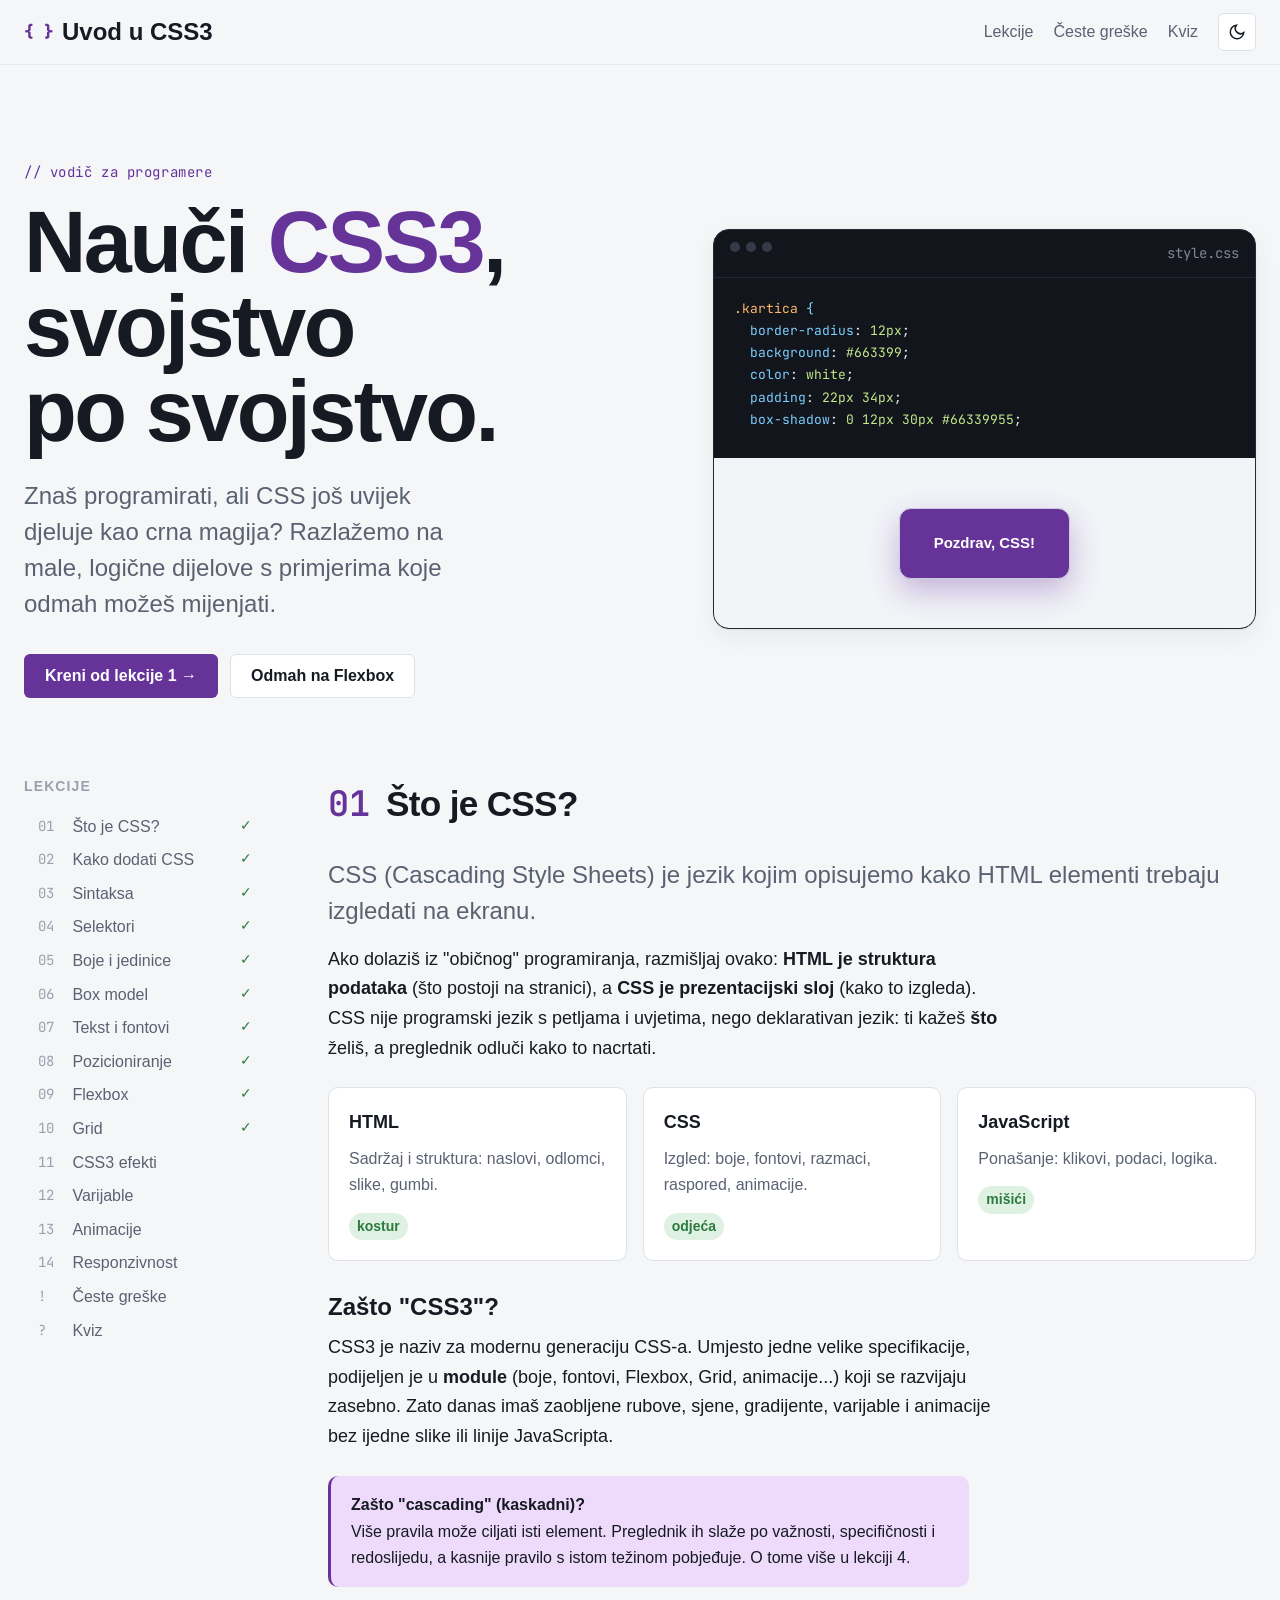
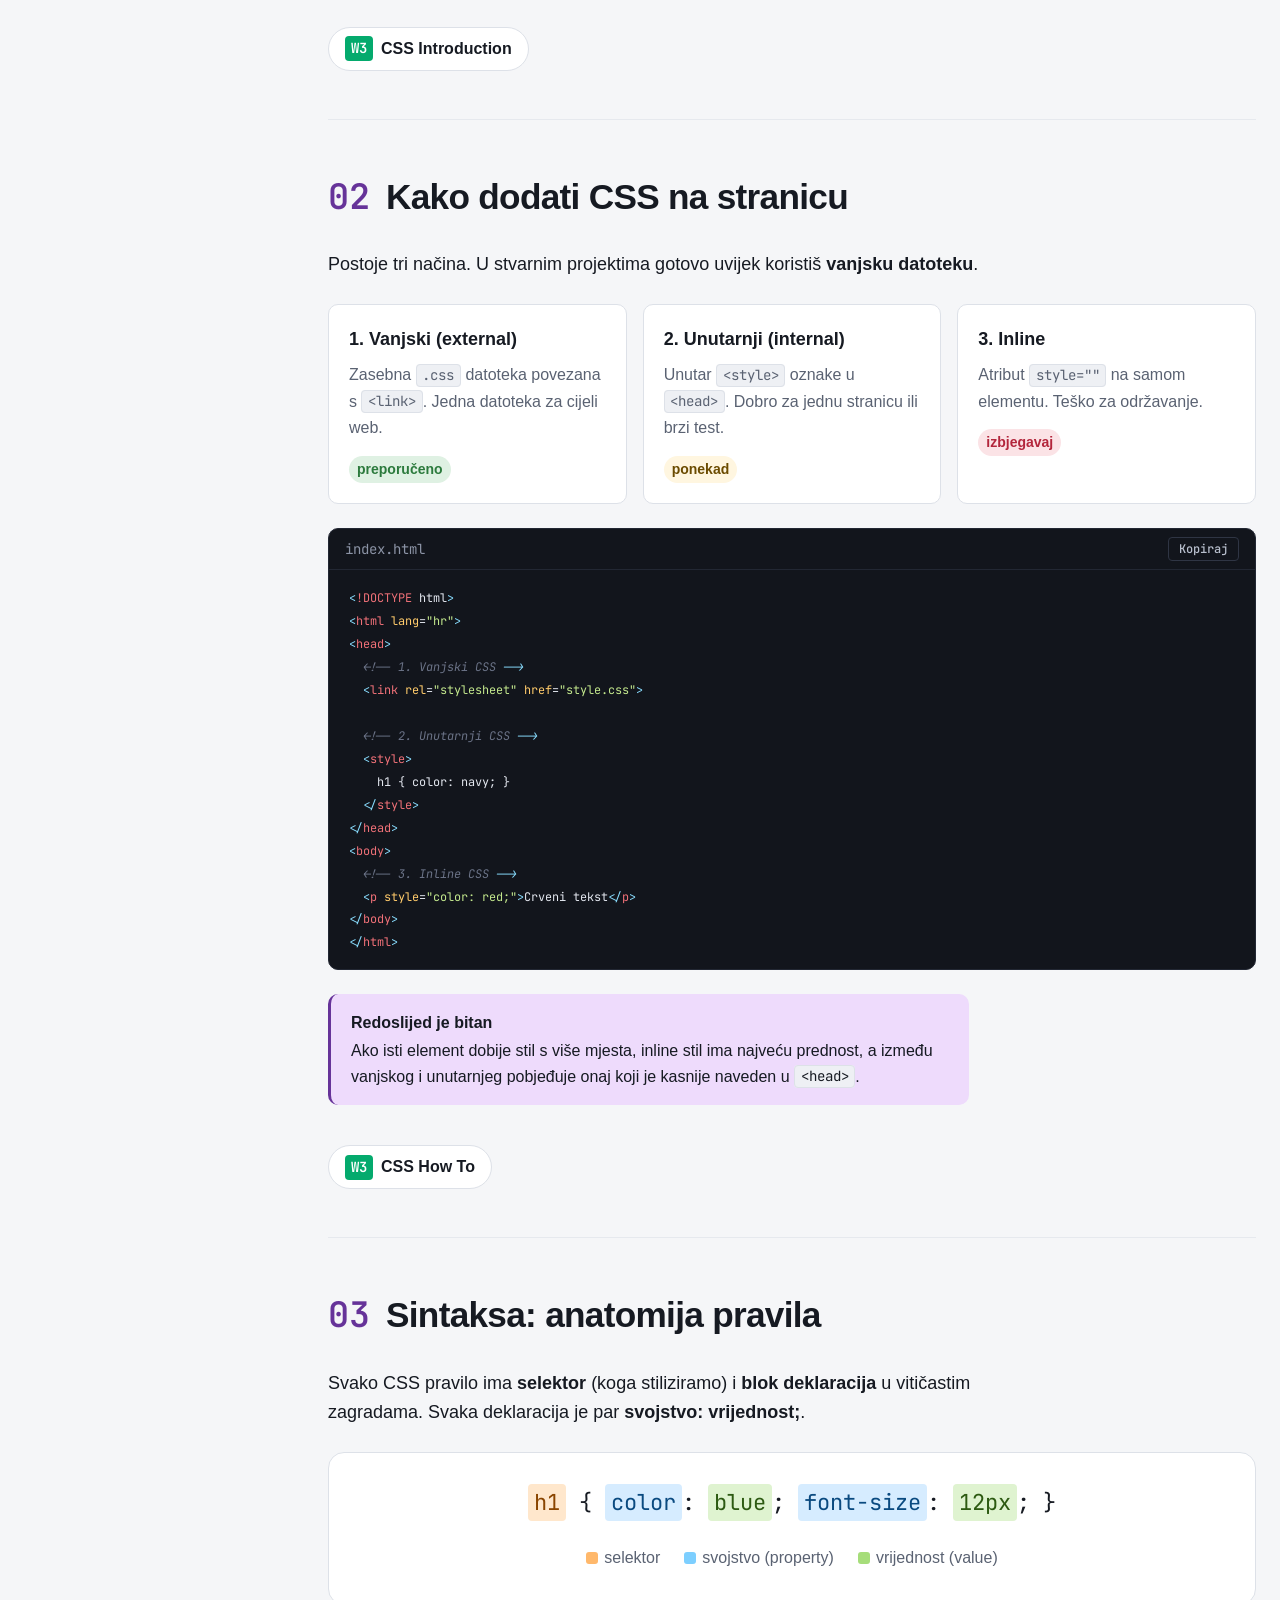
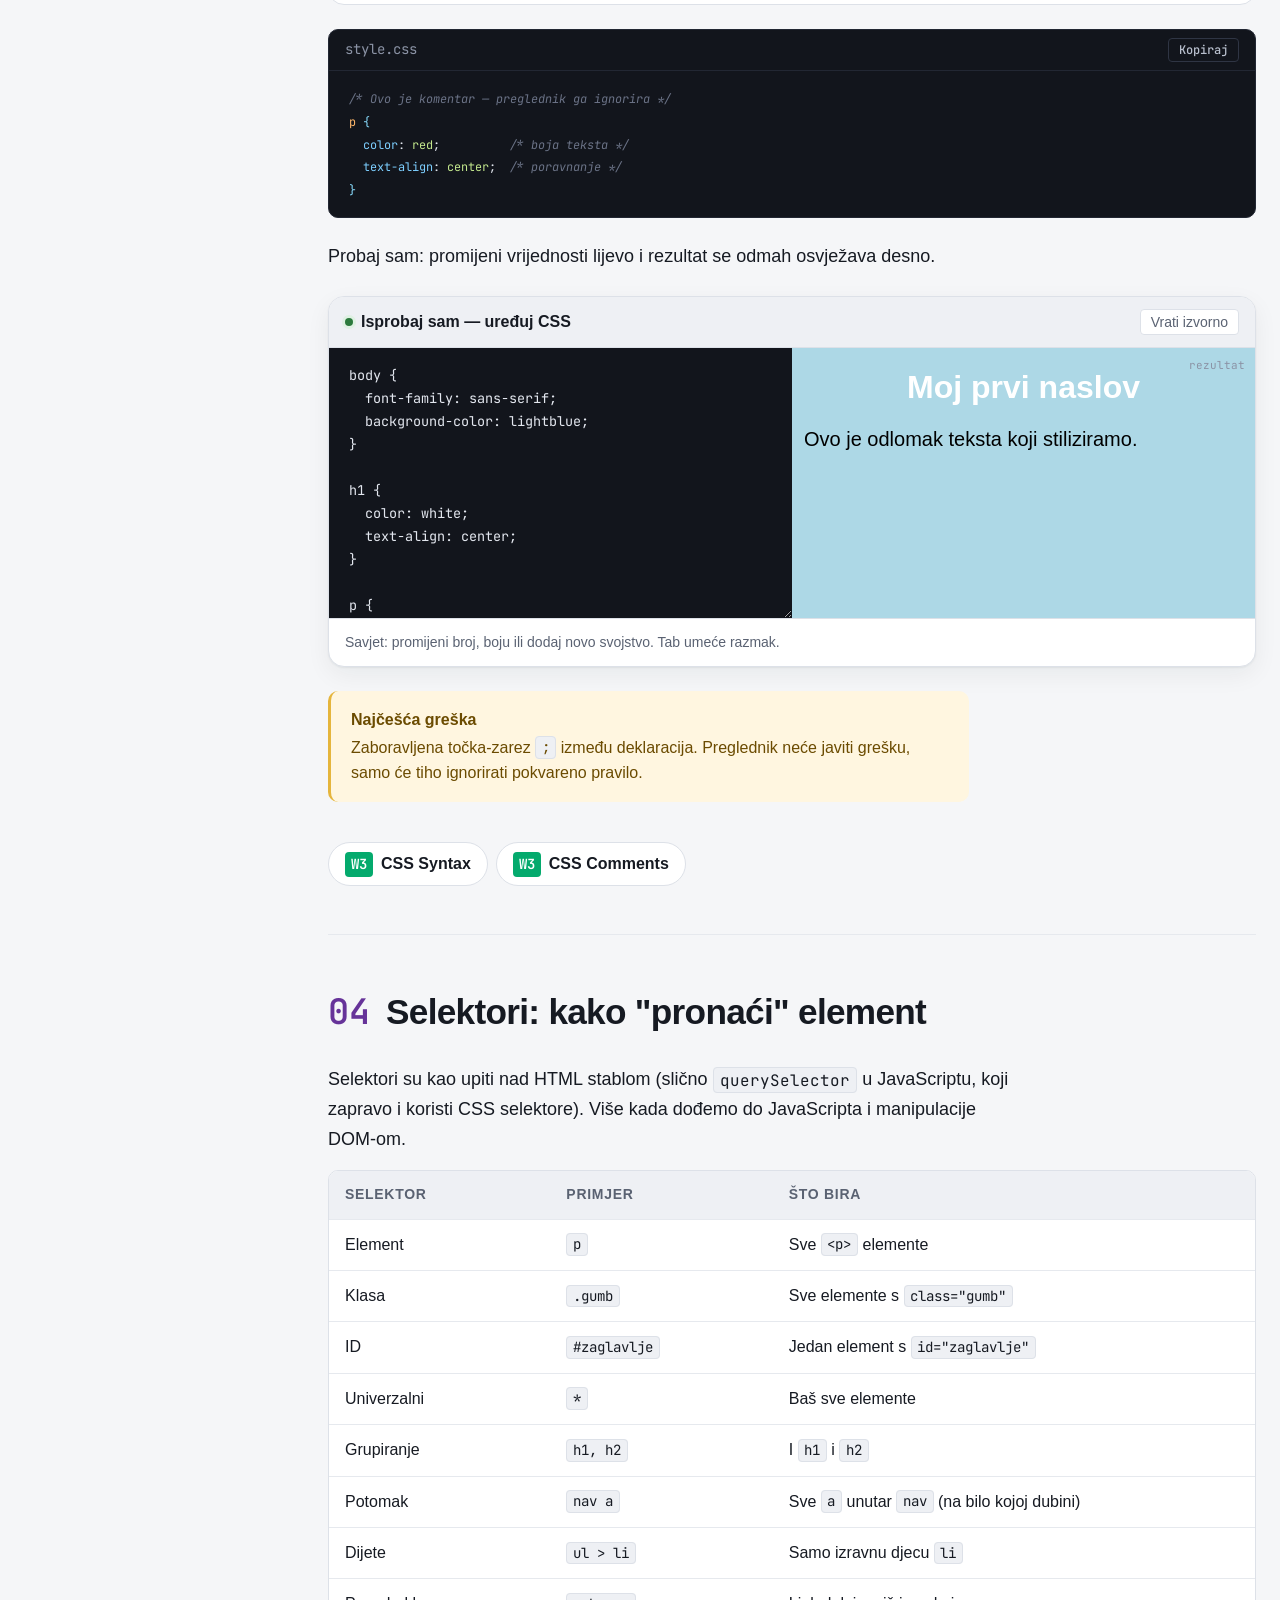
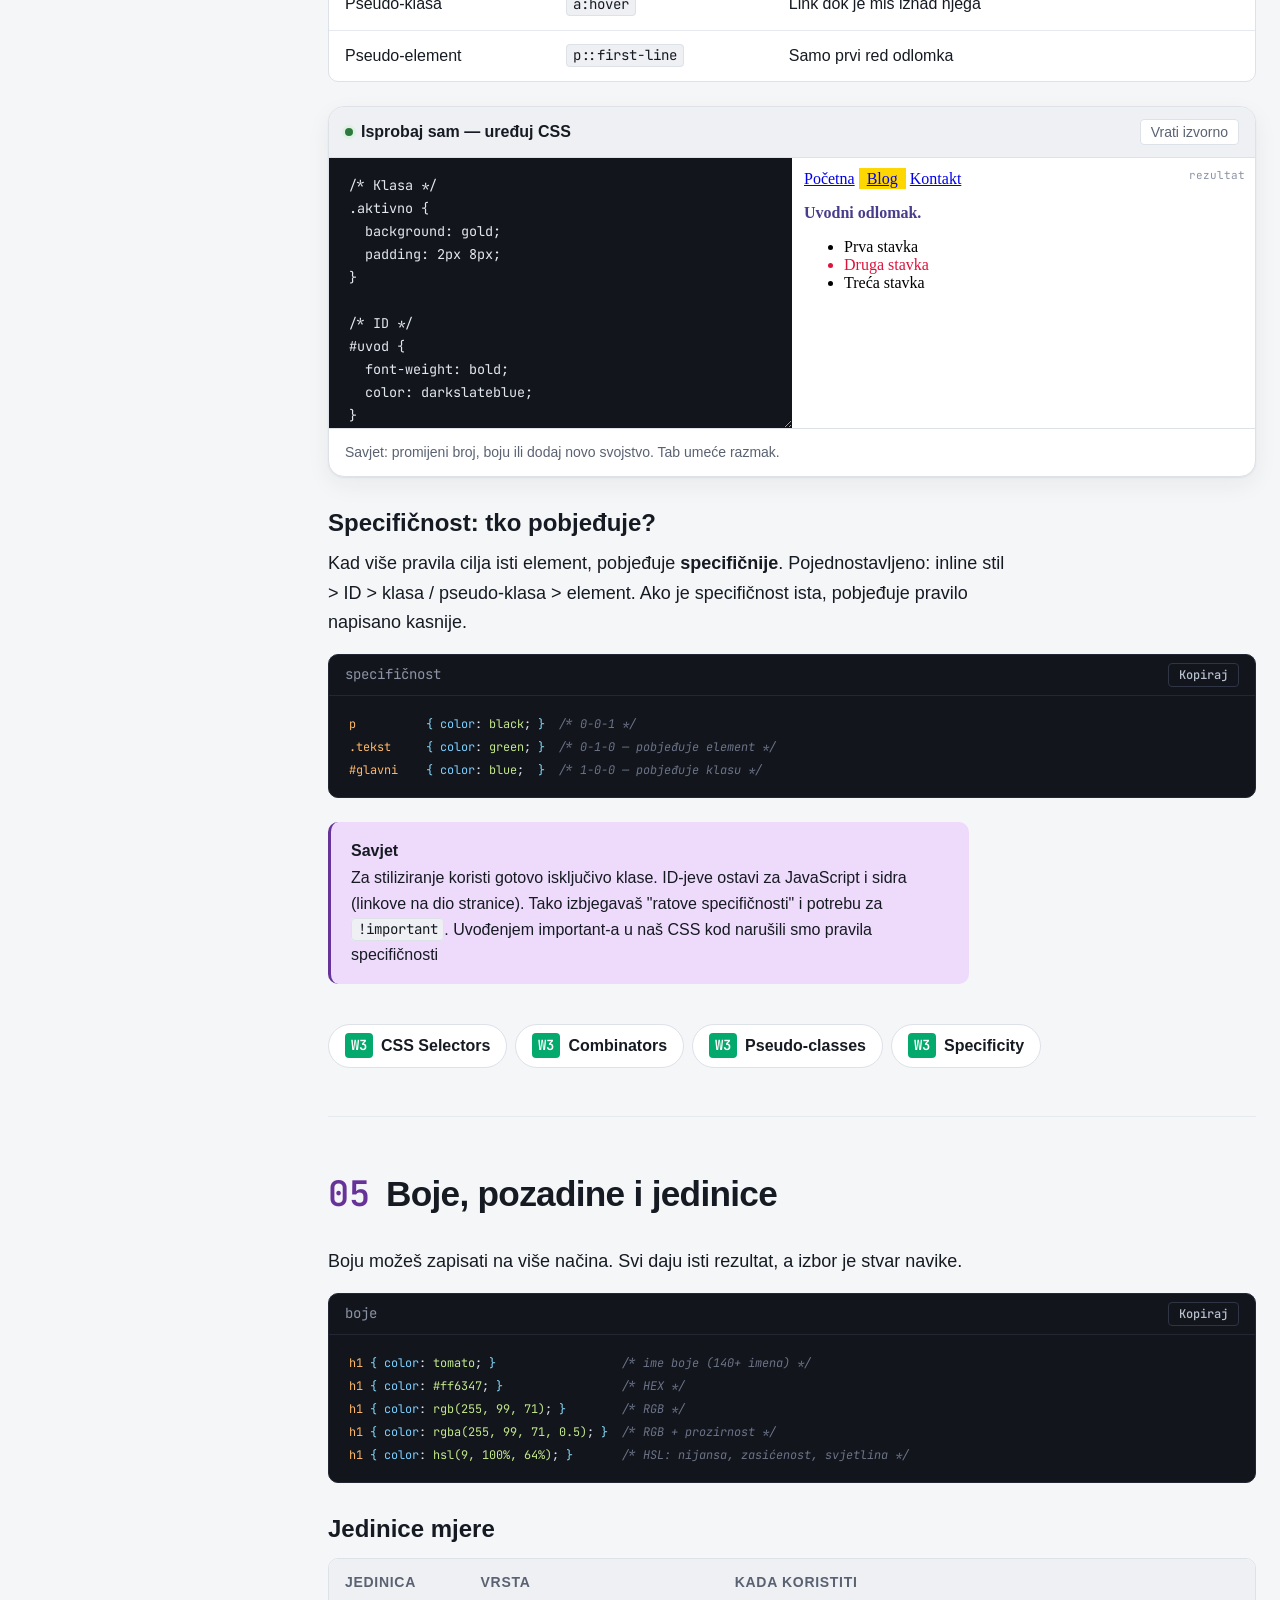
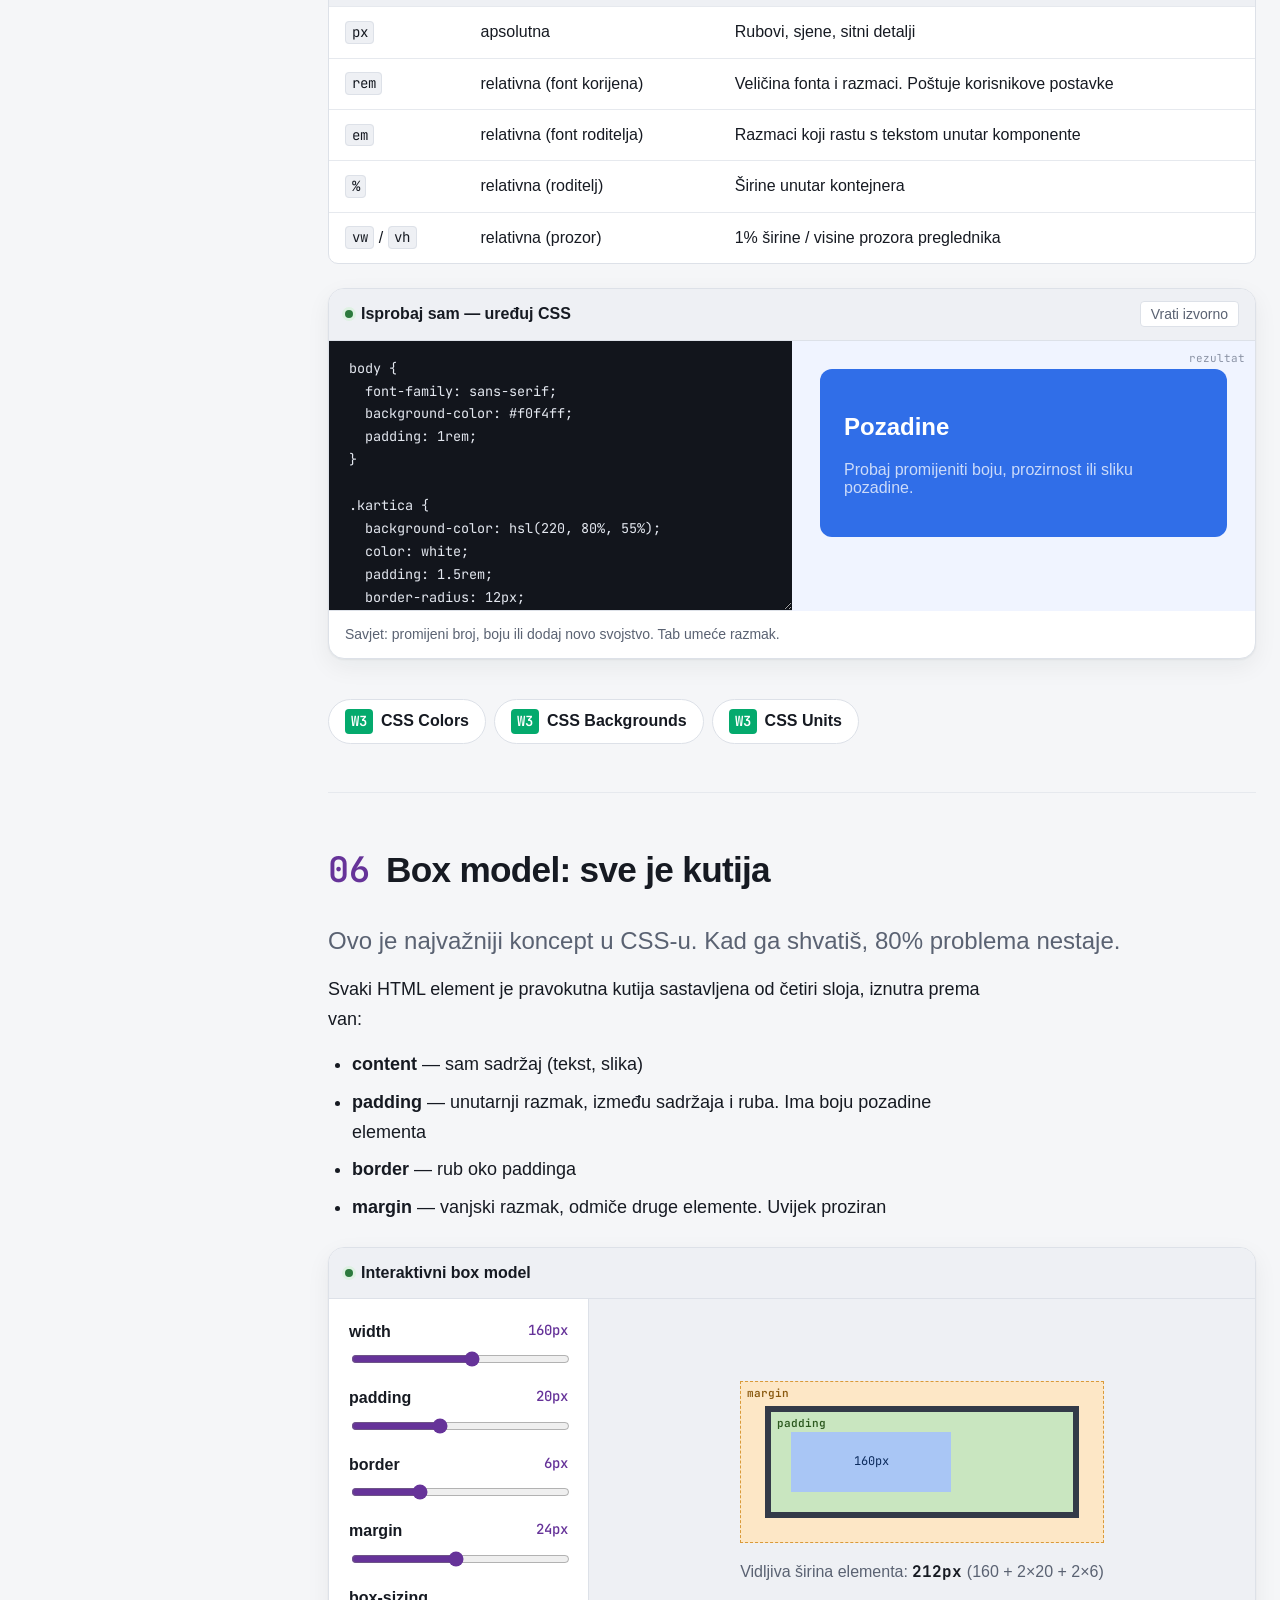
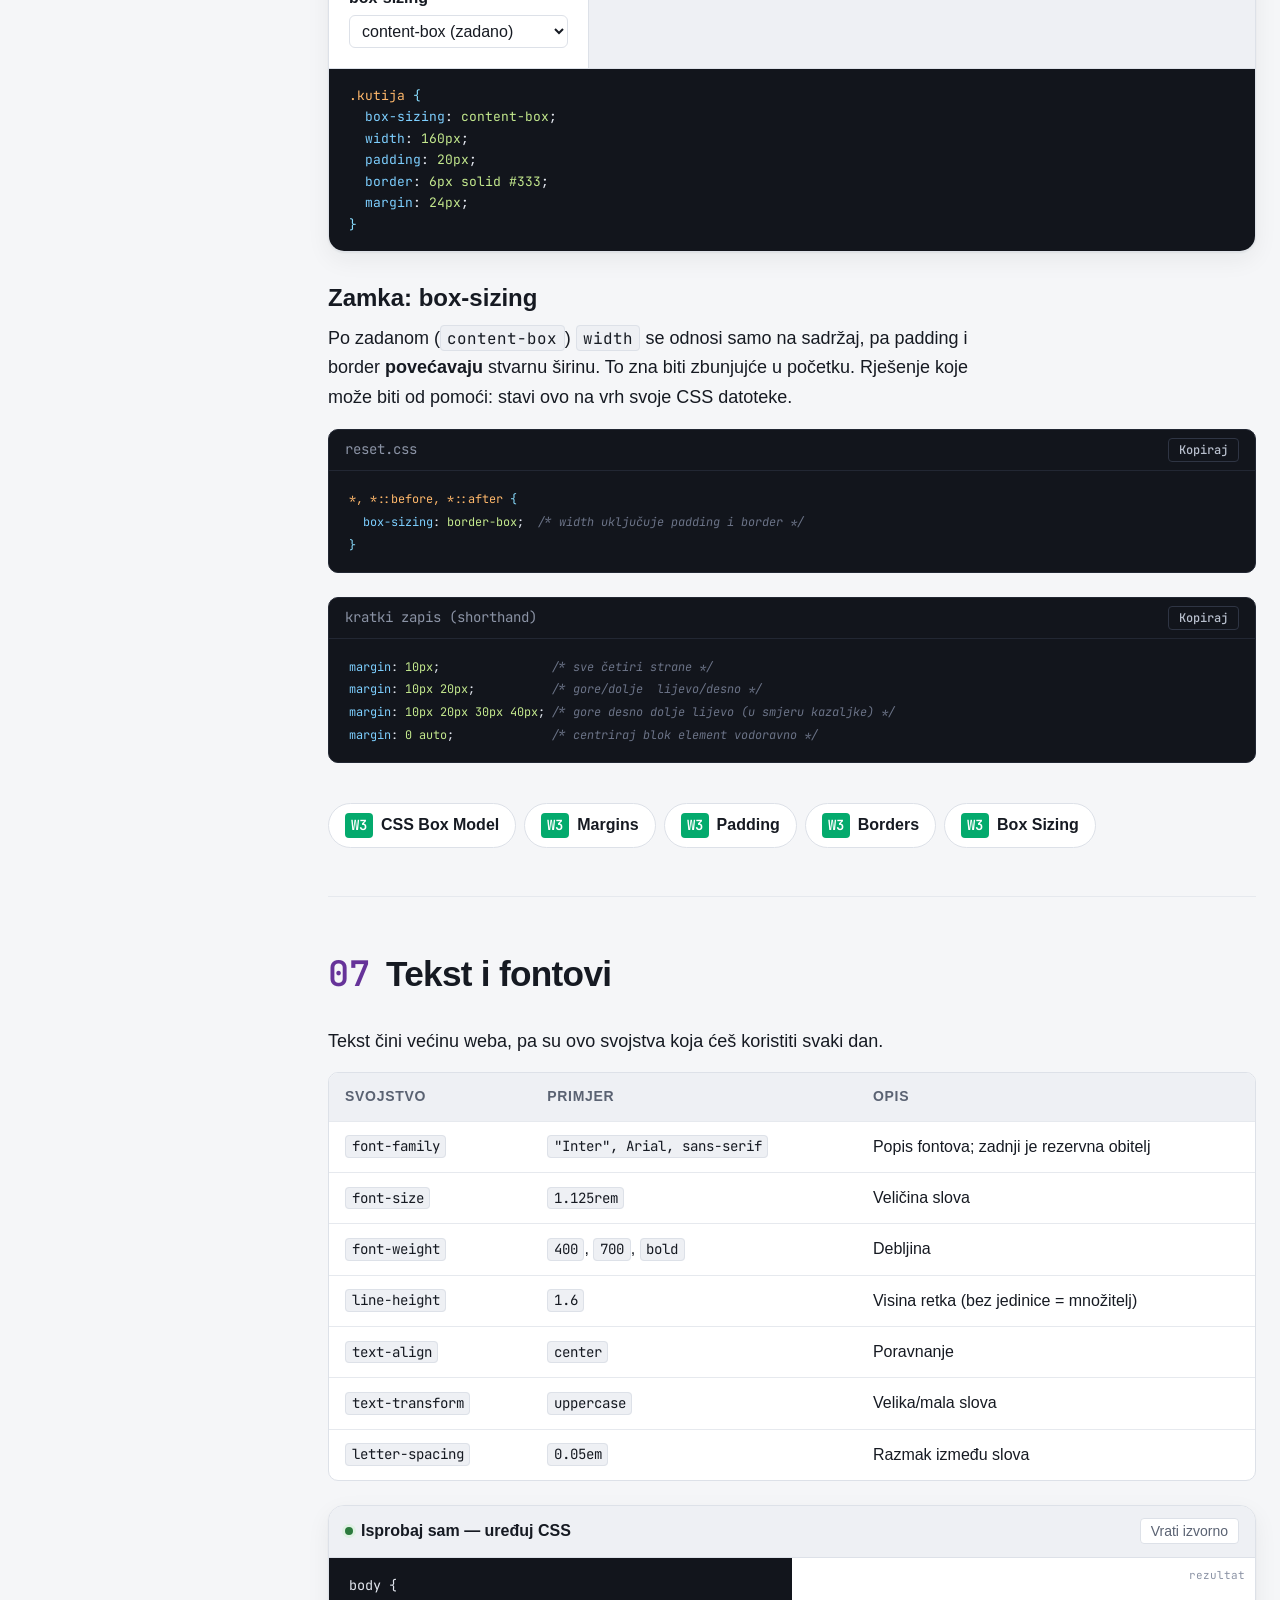
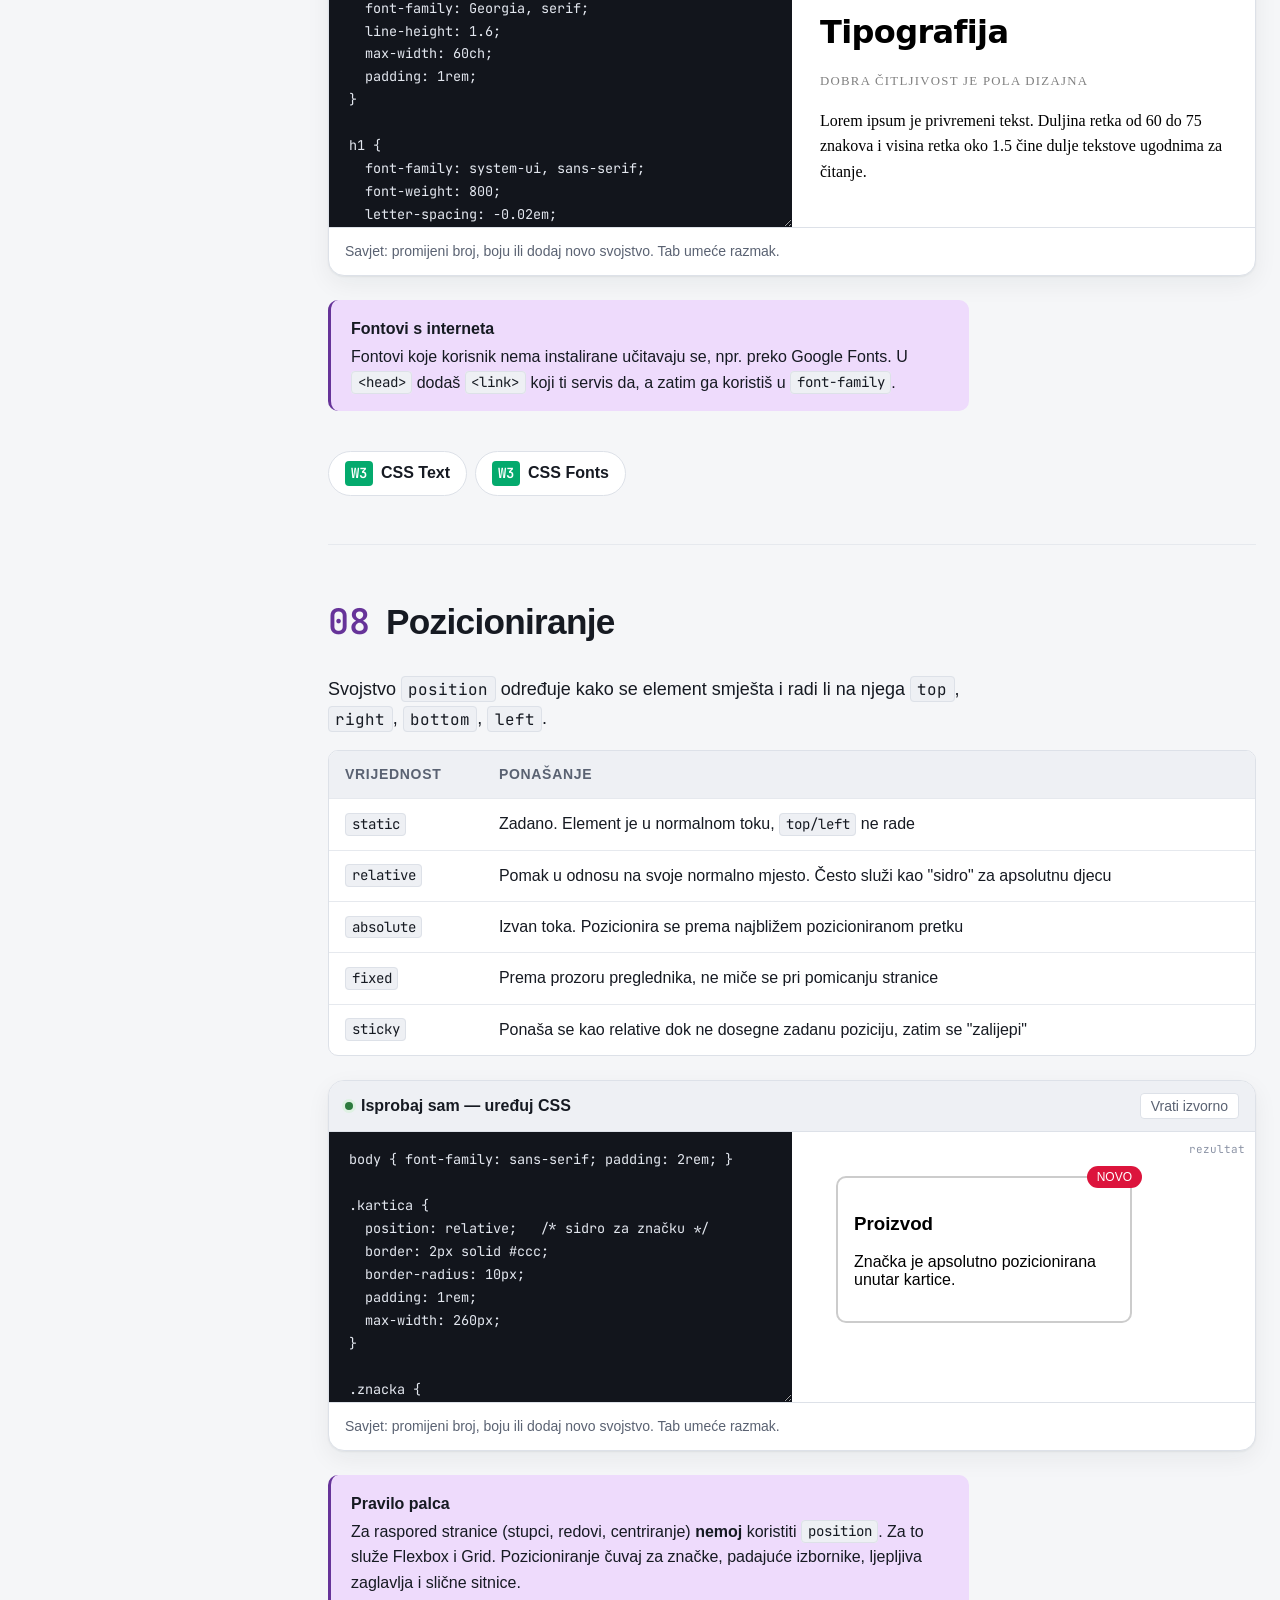
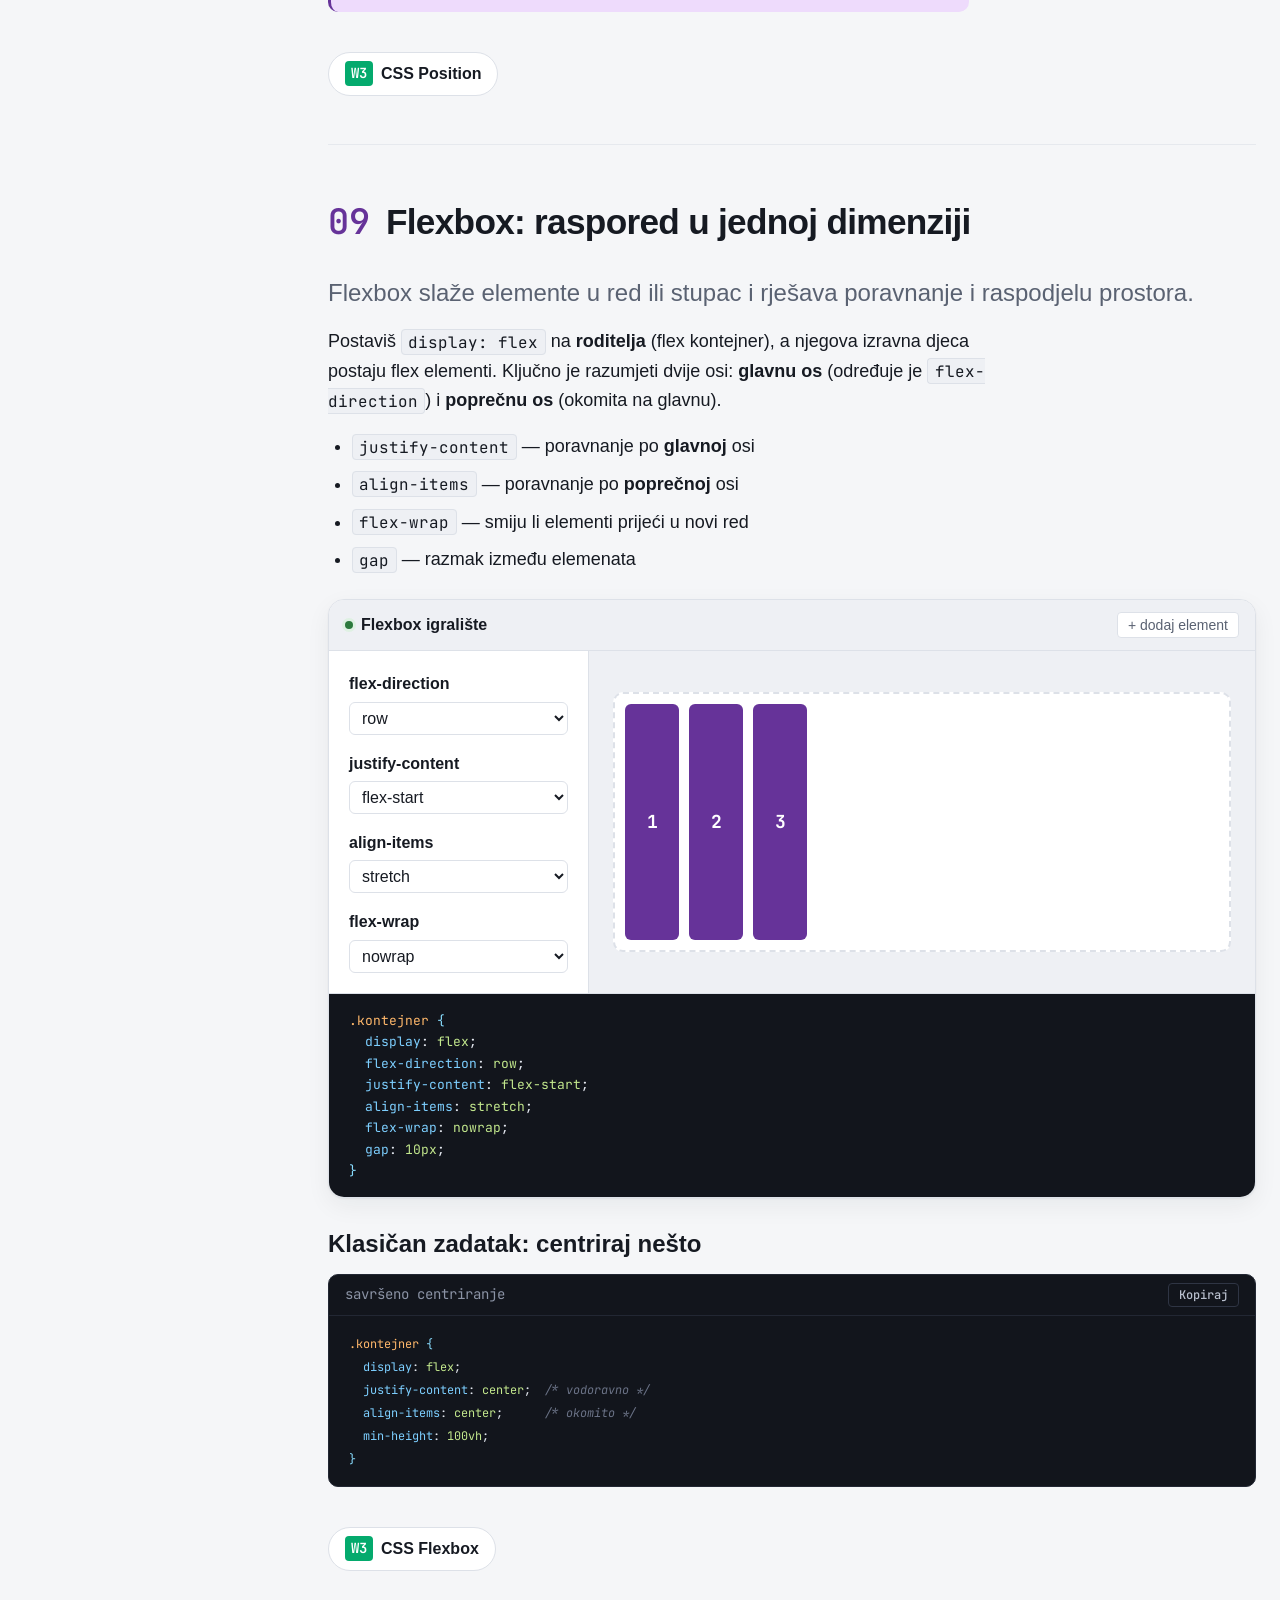
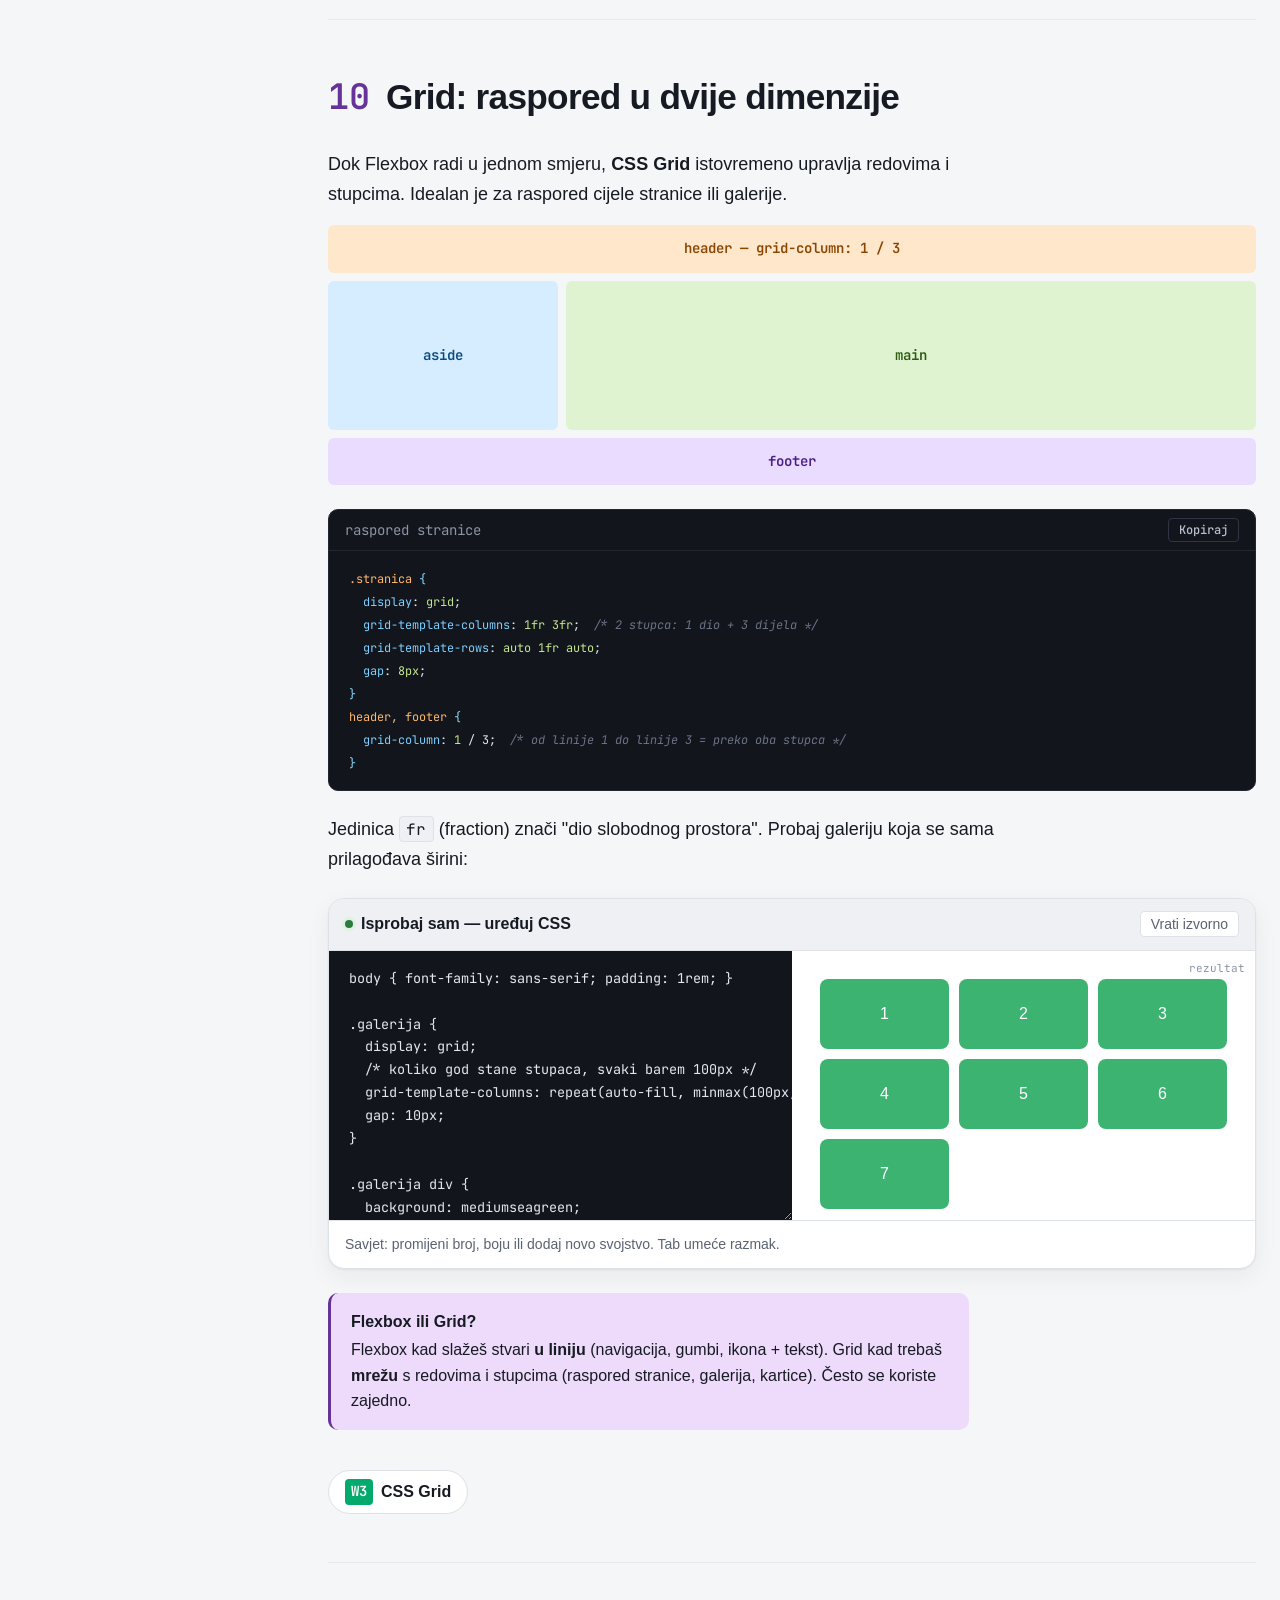
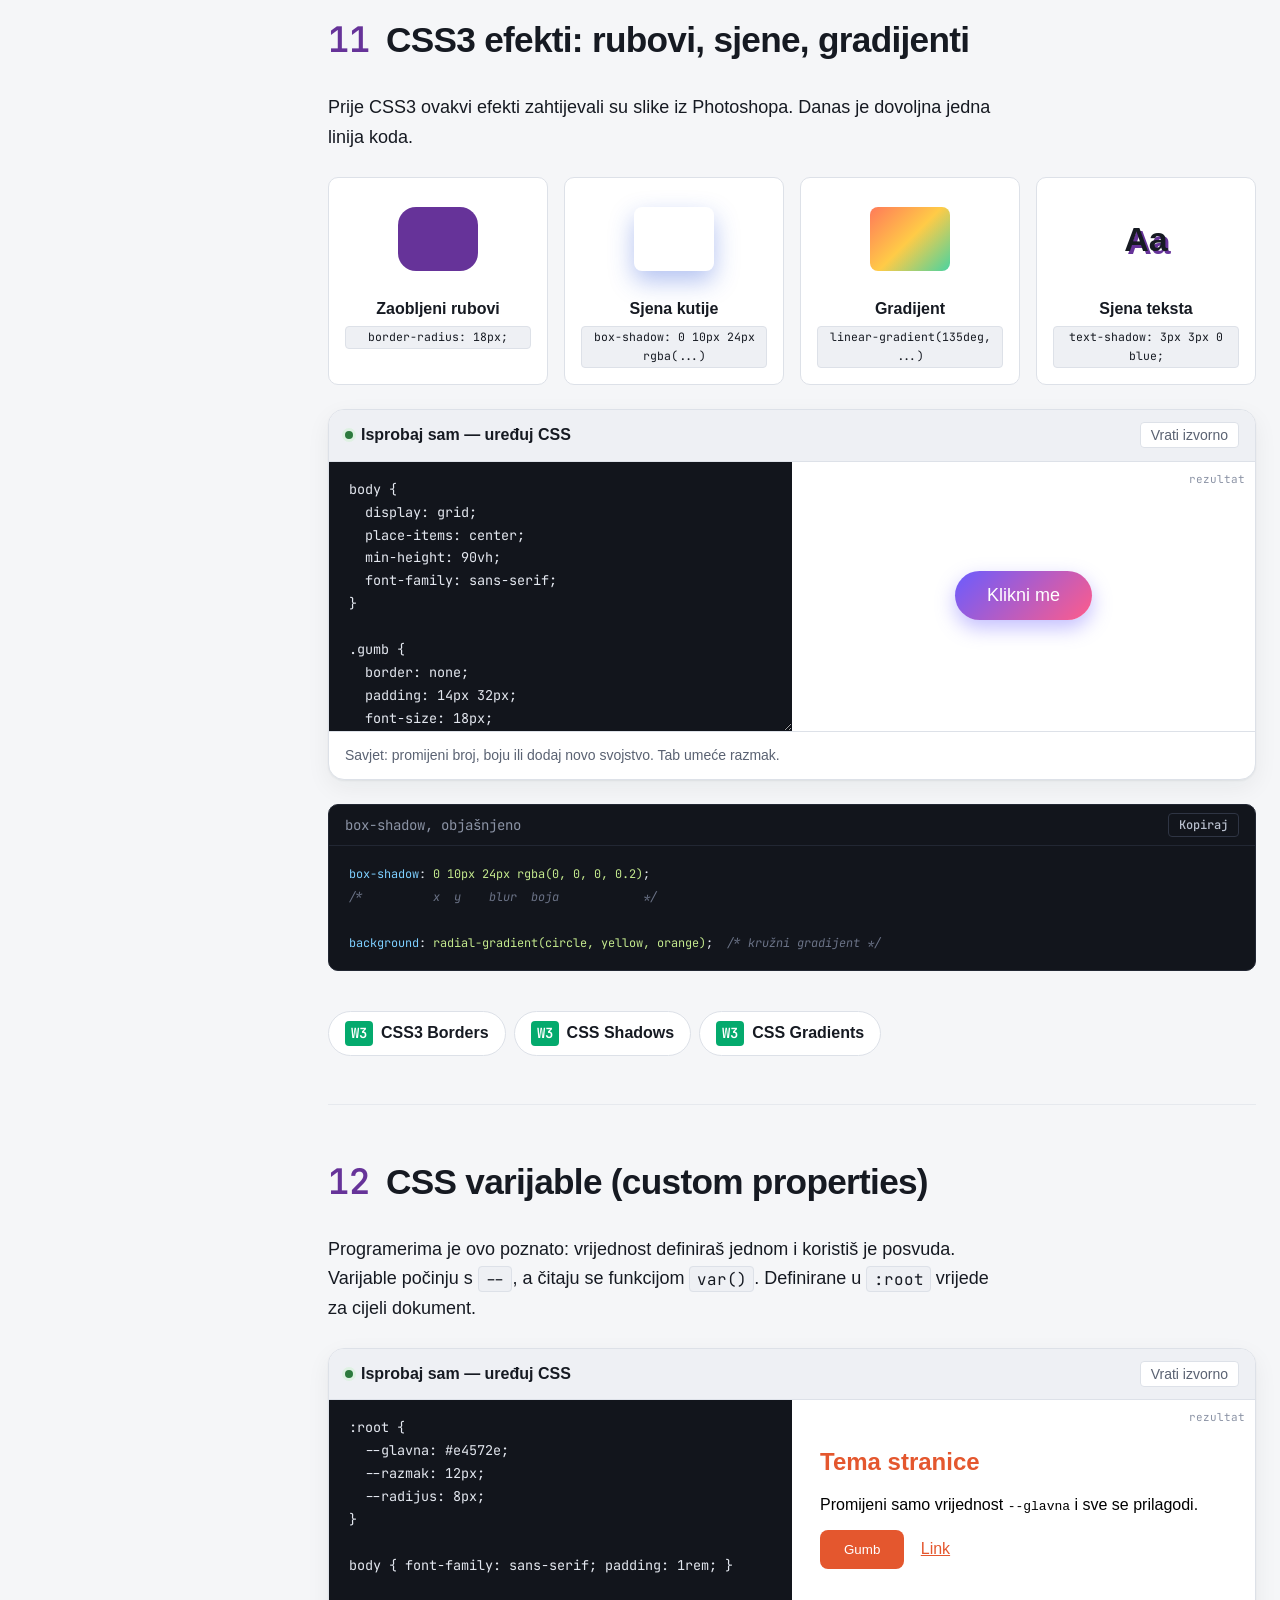
<file: css/css3.html>
<!DOCTYPE html>
<html lang="hr" data-theme="light">

<head>
  <meta charset="UTF-8">
  <meta name="viewport" content="width=device-width, initial-scale=1">
  <title>Uvod u CSS3 — vodič korak po korak</title>
  <meta name="description"
    content="Praktičan vodič kroz CSS3 na hrvatskom za programere bez puno iskustva u web developmentu. Lekcije, primjeri koje možeš uređivati, interaktivni alati i kviz.">
  <link rel="icon"
    href="data:image/svg+xml,<svg xmlns='http://www.w3.org/2000/svg' viewBox='0 0 32 32'><rect width='32' height='32' rx='7' fill='%23663399'/><text x='16' y='22' font-family='monospace' font-size='15' font-weight='700' fill='white' text-anchor='middle'>{}</text></svg>">
  <link rel="preconnect" href="https://api.fontshare.com">
  <link href="https://api.fontshare.com/v2/css?f[]=cabinet-grotesk@700,800&f[]=satoshi@400,500,700&display=swap"
    rel="stylesheet">
  <link rel="preconnect" href="https://fonts.googleapis.com">
  <link rel="preconnect" href="https://fonts.gstatic.com" crossorigin>
  <link href="https://fonts.googleapis.com/css2?family=JetBrains+Mono:wght@400;500;600&display=swap" rel="stylesheet">
  <link rel="stylesheet" href="style.css">
</head>

<body>
  <a class="skip" href="#sadrzaj">Preskoči na sadržaj</a>

  <header class="site-header">
    <div class="header-inner">
      <a href="#" class="brand" aria-label="Uvod u CSS3, početak stranice"><span class="brand-mark">{ }</span>
        Uvod u CSS3</a>
      <nav class="header-nav" aria-label="Glavna navigacija">
        <a href="#l1" class="hide-sm">Lekcije</a>
        <a href="#greske" class="hide-sm">Česte greške</a>
        <a href="#kviz" class="hide-sm">Kviz</a>
        <button class="icon-btn toc-toggle" id="tocToggle" aria-label="Otvori popis lekcija" aria-expanded="false">
          <svg width="18" height="18" viewBox="0 0 24 24" fill="none" stroke="currentColor" stroke-width="2">
            <path d="M4 6h16M4 12h16M4 18h10" />
          </svg>
        </button>
        <button class="icon-btn" id="themeToggle" aria-label="Promijeni temu (svijetla/tamna)">
          <svg id="themeIcon" width="18" height="18" viewBox="0 0 24 24" fill="none" stroke="currentColor"
            stroke-width="2">
            <path d="M21 12.8A9 9 0 1 1 11.2 3a7 7 0 0 0 9.8 9.8z" />
          </svg>
        </button>
      </nav>
    </div>
    <div class="progress" id="progress"></div>
  </header>

  <section class="hero" aria-labelledby="hero-title">
    <div>
      <span class="eyebrow">// vodič za programere</span>
      <h1 id="hero-title">Nauči <span class="accent">CSS3</span>, svojstvo po svojstvo.</h1>
      <p class="hero-lead">Znaš programirati, ali CSS još uvijek djeluje kao crna magija? Razlažemo na male, logične
        dijelove s primjerima koje odmah možeš mijenjati.</p>
      <div class="hero-actions">
        <a href="#l1" class="btn btn-primary">Kreni od lekcije 1 →</a>
        <a href="#l9" class="btn btn-ghost">Odmah na Flexbox</a>
      </div>
    </div>
    <div class="hero-demo" aria-hidden="true">
      <div class="demo-window">
        <div class="demo-bar"><span></span><span></span><span></span><em>style.css</em></div>
        <div class="demo-split">
          <pre class="demo-code" id="demoCode"></pre>
          <div class="demo-stage">
            <div class="demo-card" id="demoCard">Pozdrav, CSS!</div>
          </div>
        </div>
      </div>
    </div>
  </section>

  <div class="layout">
    <aside class="toc" id="toc" aria-label="Sadržaj">
      <div class="toc-title">Lekcije</div>
      <ol>
        <li><a href="#l1"><span class="n">01</span>Što je CSS?</a></li>
        <li><a href="#l2"><span class="n">02</span>Kako dodati CSS</a></li>
        <li><a href="#l3"><span class="n">03</span>Sintaksa</a></li>
        <li><a href="#l4"><span class="n">04</span>Selektori</a></li>
        <li><a href="#l5"><span class="n">05</span>Boje i jedinice</a></li>
        <li><a href="#l6"><span class="n">06</span>Box model</a></li>
        <li><a href="#l7"><span class="n">07</span>Tekst i fontovi</a></li>
        <li><a href="#l8"><span class="n">08</span>Pozicioniranje</a></li>
        <li><a href="#l9"><span class="n">09</span>Flexbox</a></li>
        <li><a href="#l10"><span class="n">10</span>Grid</a></li>
        <li><a href="#l11"><span class="n">11</span>CSS3 efekti</a></li>
        <li><a href="#l12"><span class="n">12</span>Varijable</a></li>
        <li><a href="#l13"><span class="n">13</span>Animacije</a></li>
        <li><a href="#l14"><span class="n">14</span>Responzivnost</a></li>
        <li><a href="#greske"><span class="n">!</span>Česte greške</a></li>
        <li><a href="#kviz"><span class="n">?</span>Kviz</a></li>
      </ol>
    </aside>

    <main id="sadrzaj">

      <!-- 1 -->
      <section class="lesson" id="l1" aria-labelledby="l1-t">
        <div class="lesson-head"><span class="lesson-num">01</span>
          <h2 id="l1-t">Što je CSS?</h2>
        </div>
        <p class="lead">CSS (Cascading Style Sheets) je jezik kojim opisujemo kako HTML elementi trebaju izgledati na
          ekranu.</p>
        <p>Ako dolaziš iz "običnog" programiranja, razmišljaj ovako: <strong>HTML je struktura podataka</strong> (što
          postoji na stranici), a <strong>CSS je prezentacijski sloj</strong> (kako to izgleda). CSS nije programski
          jezik s petljama i uvjetima, nego deklarativan jezik: ti kažeš <strong>što</strong> želiš, a preglednik odluči
          kako to nacrtati.</p>
        <div class="cards">
          <div class="card">
            <h4>HTML</h4>
            <p>Sadržaj i struktura: naslovi, odlomci, slike, gumbi.</p><span class="badge ok">kostur</span>
          </div>
          <div class="card">
            <h4>CSS</h4>
            <p>Izgled: boje, fontovi, razmaci, raspored, animacije.</p><span class="badge ok">odjeća</span>
          </div>
          <div class="card">
            <h4>JavaScript</h4>
            <p>Ponašanje: klikovi, podaci, logika.</p><span class="badge ok">mišići</span>
          </div>
        </div>
        <h3>Zašto "CSS3"?</h3>
        <p>CSS3 je naziv za modernu generaciju CSS-a. Umjesto jedne velike specifikacije, podijeljen je u
          <strong>module</strong> (boje, fontovi, Flexbox, Grid, animacije...) koji se razvijaju zasebno. Zato danas
          imaš zaobljene rubove, sjene, gradijente, varijable i animacije bez ijedne slike ili linije JavaScripta.
        </p>
        <div class="tip"><strong>Zašto "cascading" (kaskadni)?</strong>
          <p>Više pravila može ciljati isti element. Preglednik ih slaže po važnosti, specifičnosti i redoslijedu, a
            kasnije pravilo s istom težinom pobjeđuje. O tome više u lekciji 4.</p>
        </div>
        <a class="source-link" href="https://www.w3schools.com/css/css_intro.asp" target="_blank" rel="noopener"><span
            class="w3">W3</span> CSS Introduction</a>
      </section>

      <!-- 2 -->
      <section class="lesson" id="l2" aria-labelledby="l2-t">
        <div class="lesson-head"><span class="lesson-num">02</span>
          <h2 id="l2-t">Kako dodati CSS na stranicu</h2>
        </div>
        <p>Postoje tri načina. U stvarnim projektima gotovo uvijek koristiš <strong>vanjsku datoteku</strong>.</p>
        <div class="cards">
          <div class="card">
            <h4>1. Vanjski (external)</h4>
            <p>Zasebna <code>.css</code> datoteka povezana s <code>&lt;link&gt;</code>. Jedna datoteka za cijeli web.
            </p><span class="badge ok">preporučeno</span>
          </div>
          <div class="card">
            <h4>2. Unutarnji (internal)</h4>
            <p>Unutar <code>&lt;style&gt;</code> oznake u <code>&lt;head&gt;</code>. Dobro za jednu stranicu ili brzi
              test.</p><span class="badge meh">ponekad</span>
          </div>
          <div class="card">
            <h4>3. Inline</h4>
            <p>Atribut <code>style=""</code> na samom elementu. Teško za održavanje.</p><span
              class="badge bad">izbjegavaj</span>
          </div>
        </div>
        <div class="code" data-lang="html">
          <div class="code-label"><span>index.html</span><button class="copy-btn">Kopiraj</button></div>
          <pre><code>&lt;!DOCTYPE html&gt;
&lt;html lang="hr"&gt;
&lt;head&gt;
  &lt;!-- 1. Vanjski CSS --&gt;
  &lt;link rel="stylesheet" href="style.css"&gt;

  &lt;!-- 2. Unutarnji CSS --&gt;
  &lt;style&gt;
    h1 { color: navy; }
  &lt;/style&gt;
&lt;/head&gt;
&lt;body&gt;
  &lt;!-- 3. Inline CSS --&gt;
  &lt;p style="color: red;"&gt;Crveni tekst&lt;/p&gt;
&lt;/body&gt;
&lt;/html&gt;</code></pre>
        </div>
        <div class="tip"><strong>Redoslijed je bitan</strong>
          <p>Ako isti element dobije stil s više mjesta, inline stil ima najveću prednost, a između vanjskog i
            unutarnjeg pobjeđuje onaj koji je kasnije naveden u <code>&lt;head&gt;</code>.</p>
        </div>
        <a class="source-link" href="https://www.w3schools.com/css/css_howto.asp" target="_blank" rel="noopener"><span
            class="w3">W3</span> CSS How To</a>
      </section>

      <!-- 3 -->
      <section class="lesson" id="l3" aria-labelledby="l3-t">
        <div class="lesson-head"><span class="lesson-num">03</span>
          <h2 id="l3-t">Sintaksa: anatomija pravila</h2>
        </div>
        <p>Svako CSS pravilo ima <strong>selektor</strong> (koga stiliziramo) i <strong>blok deklaracija</strong> u
          vitičastim zagradama. Svaka deklaracija je par <strong>svojstvo: vrijednost;</strong>.</p>
        <div class="anatomy" role="img" aria-label="Dijagram: selektor h1, svojstvo color, vrijednost blue">
          <div class="anatomy-code"><span class="a-sel">h1</span> { <span class="a-prop">color</span>: <span
              class="a-val">blue</span>; <span class="a-prop">font-size</span>: <span class="a-val">12px</span>; }</div>
          <div class="anatomy-legend">
            <span><b style="background:#ffb86b"></b>selektor</span>
            <span><b style="background:#7dcfff"></b>svojstvo (property)</span>
            <span><b style="background:#a6dd7a"></b>vrijednost (value)</span>
          </div>
        </div>
        <div class="code" data-lang="css">
          <div class="code-label"><span>style.css</span><button class="copy-btn">Kopiraj</button></div>
          <pre><code>/* Ovo je komentar — preglednik ga ignorira */
p {
  color: red;          /* boja teksta */
  text-align: center;  /* poravnanje */
}</code></pre>
        </div>
        <p>Probaj sam: promijeni vrijednosti lijevo i rezultat se odmah osvježava desno.</p>
        <div class="playground">
          <template class="pg-html">
            <h1>Moj prvi naslov</h1>
            <p>Ovo je odlomak teksta koji stiliziramo.</p>
          </template>
          <textarea aria-label="CSS uređivač">body {
  font-family: sans-serif;
  background-color: lightblue;
}

h1 {
  color: white;
  text-align: center;
}

p {
  font-size: 20px;
}</textarea>
        </div>
        <div class="warn"><strong>Najčešća greška</strong>
          <p>Zaboravljena točka-zarez <code>;</code> između deklaracija. Preglednik neće javiti grešku, samo će tiho
            ignorirati pokvareno pravilo.</p>
        </div>
        <div class="sources-row">
          <a class="source-link" href="https://www.w3schools.com/css/css_syntax.asp" target="_blank"
            rel="noopener"><span class="w3">W3</span> CSS Syntax</a>
          <a class="source-link" href="https://www.w3schools.com/css/css_comments.asp" target="_blank"
            rel="noopener"><span class="w3">W3</span> CSS Comments</a>
        </div>
      </section>

      <!-- 4 -->
      <section class="lesson" id="l4" aria-labelledby="l4-t">
        <div class="lesson-head"><span class="lesson-num">04</span>
          <h2 id="l4-t">Selektori: kako "pronaći" element</h2>
        </div>
        <p>Selektori su kao upiti nad HTML stablom (slično <code>querySelector</code> u JavaScriptu, koji zapravo i
          koristi CSS selektore). Više kada dođemo do JavaScripta i manipulacije DOM-om.</p>
        <div class="table-wrap">
          <table>
            <thead>
              <tr>
                <th>Selektor</th>
                <th>Primjer</th>
                <th>Što bira</th>
              </tr>
            </thead>
            <tbody>
              <tr>
                <td>Element</td>
                <td><code>p</code></td>
                <td>Sve <code>&lt;p&gt;</code> elemente</td>
              </tr>
              <tr>
                <td>Klasa</td>
                <td><code>.gumb</code></td>
                <td>Sve elemente s <code>class="gumb"</code></td>
              </tr>
              <tr>
                <td>ID</td>
                <td><code>#zaglavlje</code></td>
                <td>Jedan element s <code>id="zaglavlje"</code></td>
              </tr>
              <tr>
                <td>Univerzalni</td>
                <td><code>*</code></td>
                <td>Baš sve elemente</td>
              </tr>
              <tr>
                <td>Grupiranje</td>
                <td><code>h1, h2</code></td>
                <td>I <code>h1</code> i <code>h2</code></td>
              </tr>
              <tr>
                <td>Potomak</td>
                <td><code>nav a</code></td>
                <td>Sve <code>a</code> unutar <code>nav</code> (na bilo kojoj dubini)</td>
              </tr>
              <tr>
                <td>Dijete</td>
                <td><code>ul &gt; li</code></td>
                <td>Samo izravnu djecu <code>li</code></td>
              </tr>
              <tr>
                <td>Pseudo-klasa</td>
                <td><code>a:hover</code></td>
                <td>Link dok je miš iznad njega</td>
              </tr>
              <tr>
                <td>Pseudo-element</td>
                <td><code>p::first-line</code></td>
                <td>Samo prvi red odlomka</td>
              </tr>
            </tbody>
          </table>
        </div>
        <div class="playground">
          <template class="pg-html">
            <nav><a href="#">Početna</a> <a href="#" class="aktivno">Blog</a> <a href="#">Kontakt</a></nav>
            <p id="uvod">Uvodni odlomak.</p>
            <ul>
              <li>Prva stavka</li>
              <li>Druga stavka</li>
              <li>Treća stavka</li>
            </ul>
          </template>
          <textarea aria-label="CSS uređivač">/* Klasa */
.aktivno {
  background: gold;
  padding: 2px 8px;
}

/* ID */
#uvod {
  font-weight: bold;
  color: darkslateblue;
}

/* Pseudo-klasa: svaki drugi */
li:nth-child(even) {
  color: crimson;
}

nav a:hover {
  text-decoration: none;
}</textarea>
        </div>
        <h3>Specifičnost: tko pobjeđuje?</h3>
        <p>Kad više pravila cilja isti element, pobjeđuje <strong>specifičnije</strong>. Pojednostavljeno: inline stil
          &gt; ID &gt; klasa / pseudo-klasa &gt; element. Ako je specifičnost ista, pobjeđuje pravilo napisano kasnije.
        </p>
        <div class="code" data-lang="css">
          <div class="code-label"><span>specifičnost</span><button class="copy-btn">Kopiraj</button></div>
          <pre><code>p          { color: black; }  /* 0-0-1 */
.tekst     { color: green; }  /* 0-1-0 — pobjeđuje element */
#glavni    { color: blue;  }  /* 1-0-0 — pobjeđuje klasu */</code></pre>
        </div>
        <div class="tip"><strong>Savjet</strong>
          <p>Za stiliziranje koristi gotovo isključivo klase. ID-jeve ostavi za JavaScript i sidra (linkove na dio
            stranice). Tako izbjegavaš "ratove specifičnosti" i potrebu za <code>!important</code>. Uvođenjem
            important-a u naš CSS kod narušili smo pravila specifičnosti</p>
        </div>
        <div class="sources-row">
          <a class="source-link" href="https://www.w3schools.com/css/css_selectors.asp" target="_blank"
            rel="noopener"><span class="w3">W3</span> CSS Selectors</a>
          <a class="source-link" href="https://www.w3schools.com/css/css_combinators.asp" target="_blank"
            rel="noopener"><span class="w3">W3</span> Combinators</a>
          <a class="source-link" href="https://www.w3schools.com/css/css_pseudo_classes.asp" target="_blank"
            rel="noopener"><span class="w3">W3</span> Pseudo-classes</a>
          <a class="source-link" href="https://www.w3schools.com/css/css_specificity.asp" target="_blank"
            rel="noopener"><span class="w3">W3</span> Specificity</a>
        </div>
      </section>

      <!-- 5 -->
      <section class="lesson" id="l5" aria-labelledby="l5-t">
        <div class="lesson-head"><span class="lesson-num">05</span>
          <h2 id="l5-t">Boje, pozadine i jedinice</h2>
        </div>
        <p>Boju možeš zapisati na više načina. Svi daju isti rezultat, a izbor je stvar navike.</p>
        <div class="code" data-lang="css">
          <div class="code-label"><span>boje</span><button class="copy-btn">Kopiraj</button></div>
          <pre><code>h1 { color: tomato; }                  /* ime boje (140+ imena) */
h1 { color: #ff6347; }                 /* HEX */
h1 { color: rgb(255, 99, 71); }        /* RGB */
h1 { color: rgba(255, 99, 71, 0.5); }  /* RGB + prozirnost */
h1 { color: hsl(9, 100%, 64%); }       /* HSL: nijansa, zasićenost, svjetlina */</code></pre>
        </div>
        <h3>Jedinice mjere</h3>
        <div class="table-wrap">
          <table>
            <thead>
              <tr>
                <th>Jedinica</th>
                <th>Vrsta</th>
                <th>Kada koristiti</th>
              </tr>
            </thead>
            <tbody>
              <tr>
                <td><code>px</code></td>
                <td>apsolutna</td>
                <td>Rubovi, sjene, sitni detalji</td>
              </tr>
              <tr>
                <td><code>rem</code></td>
                <td>relativna (font korijena)</td>
                <td>Veličina fonta i razmaci. Poštuje korisnikove postavke</td>
              </tr>
              <tr>
                <td><code>em</code></td>
                <td>relativna (font roditelja)</td>
                <td>Razmaci koji rastu s tekstom unutar komponente</td>
              </tr>
              <tr>
                <td><code>%</code></td>
                <td>relativna (roditelj)</td>
                <td>Širine unutar kontejnera</td>
              </tr>
              <tr>
                <td><code>vw</code> / <code>vh</code></td>
                <td>relativna (prozor)</td>
                <td>1% širine / visine prozora preglednika</td>
              </tr>
            </tbody>
          </table>
        </div>
        <div class="playground">
          <template class="pg-html">
            <div class="kartica">
              <h2>Pozadine</h2>
              <p>Probaj promijeniti boju, prozirnost ili sliku pozadine.</p>
            </div>
          </template>
          <textarea aria-label="CSS uređivač">body {
  font-family: sans-serif;
  background-color: #f0f4ff;
  padding: 1rem;
}

.kartica {
  background-color: hsl(220, 80%, 55%);
  color: white;
  padding: 1.5rem;
  border-radius: 12px;
}

.kartica p {
  color: rgba(255, 255, 255, 0.75);
}</textarea>
        </div>
        <div class="sources-row">
          <a class="source-link" href="https://www.w3schools.com/css/css_colors.asp" target="_blank"
            rel="noopener"><span class="w3">W3</span> CSS Colors</a>
          <a class="source-link" href="https://www.w3schools.com/css/css_background.asp" target="_blank"
            rel="noopener"><span class="w3">W3</span> CSS Backgrounds</a>
          <a class="source-link" href="https://www.w3schools.com/css/css_units.asp" target="_blank" rel="noopener"><span
              class="w3">W3</span> CSS Units</a>
        </div>
      </section>

      <!-- 6 -->
      <section class="lesson" id="l6" aria-labelledby="l6-t">
        <div class="lesson-head"><span class="lesson-num">06</span>
          <h2 id="l6-t">Box model: sve je kutija</h2>
        </div>
        <p class="lead">Ovo je najvažniji koncept u CSS-u. Kad ga shvatiš, 80% problema nestaje.</p>
        <p>Svaki HTML element je pravokutna kutija sastavljena od četiri sloja, iznutra prema van:</p>
        <ul>
          <li><strong>content</strong> — sam sadržaj (tekst, slika)</li>
          <li><strong>padding</strong> — unutarnji razmak, između sadržaja i ruba. Ima boju pozadine elementa</li>
          <li><strong>border</strong> — rub oko paddinga</li>
          <li><strong>margin</strong> — vanjski razmak, odmiče druge elemente. Uvijek proziran</li>
        </ul>
        <div class="tool" id="boxTool">
          <div class="pg-head"><span class="pg-title"><span class="dot"></span>Interaktivni box model</span></div>
          <div class="tool-body">
            <div class="tool-controls">
              <label><span class="row">width <span class="v" id="bmWv">160px</span></span><input type="range" id="bmW"
                  min="60" max="240" value="160"></label>
              <label><span class="row">padding <span class="v" id="bmPv">20px</span></span><input type="range" id="bmP"
                  min="0" max="50" value="20"></label>
              <label><span class="row">border <span class="v" id="bmBv">6px</span></span><input type="range" id="bmB"
                  min="0" max="20" value="6"></label>
              <label><span class="row">margin <span class="v" id="bmMv">24px</span></span><input type="range" id="bmM"
                  min="0" max="50" value="24"></label>
              <label>box-sizing
                <select id="bmS">
                  <option value="content-box">content-box (zadano)</option>
                  <option value="border-box">border-box</option>
                </select>
              </label>
            </div>
            <div class="tool-stage">
              <div>
                <div class="bm-margin" id="bmMargin"><span class="bm-tag">margin</span>
                  <div class="bm-border" id="bmBorder"><span class="bm-tag">border</span>
                    <div class="bm-padding" id="bmPadding"><span class="bm-tag">padding</span>
                      <div class="bm-content" id="bmContent">content</div>
                    </div>
                  </div>
                </div>
                <div class="bm-total" id="bmTotal"></div>
              </div>
            </div>
          </div>
          <div class="tool-output">
            <pre id="bmCode"></pre>
          </div>
        </div>
        <h3>Zamka: box-sizing</h3>
        <p>Po zadanom (<code>content-box</code>) <code>width</code> se odnosi samo na sadržaj, pa padding i border
          <strong>povećavaju</strong> stvarnu širinu. To zna biti zbunjujće u početku. Rješenje koje može biti od
          pomoći: stavi ovo na vrh svoje CSS datoteke.
        </p>
        <div class="code" data-lang="css">
          <div class="code-label"><span>reset.css</span><button class="copy-btn">Kopiraj</button></div>
          <pre><code>*, *::before, *::after {
  box-sizing: border-box;  /* width uključuje padding i border */
}</code></pre>
        </div>
        <div class="code" data-lang="css">
          <div class="code-label"><span>kratki zapis (shorthand)</span><button class="copy-btn">Kopiraj</button></div>
          <pre><code>margin: 10px;                /* sve četiri strane */
margin: 10px 20px;           /* gore/dolje  lijevo/desno */
margin: 10px 20px 30px 40px; /* gore desno dolje lijevo (u smjeru kazaljke) */
margin: 0 auto;              /* centriraj blok element vodoravno */</code></pre>
        </div>
        <div class="sources-row">
          <a class="source-link" href="https://www.w3schools.com/css/css_boxmodel.asp" target="_blank"
            rel="noopener"><span class="w3">W3</span> CSS Box Model</a>
          <a class="source-link" href="https://www.w3schools.com/css/css_margin.asp" target="_blank"
            rel="noopener"><span class="w3">W3</span> Margins</a>
          <a class="source-link" href="https://www.w3schools.com/css/css_padding.asp" target="_blank"
            rel="noopener"><span class="w3">W3</span> Padding</a>
          <a class="source-link" href="https://www.w3schools.com/css/css_border.asp" target="_blank"
            rel="noopener"><span class="w3">W3</span> Borders</a>
          <a class="source-link" href="https://www.w3schools.com/css/css3_box-sizing.asp" target="_blank"
            rel="noopener"><span class="w3">W3</span> Box Sizing</a>
        </div>
      </section>

      <!-- 7 -->
      <section class="lesson" id="l7" aria-labelledby="l7-t">
        <div class="lesson-head"><span class="lesson-num">07</span>
          <h2 id="l7-t">Tekst i fontovi</h2>
        </div>
        <p>Tekst čini većinu weba, pa su ovo svojstva koja ćeš koristiti svaki dan.</p>
        <div class="table-wrap">
          <table>
            <thead>
              <tr>
                <th>Svojstvo</th>
                <th>Primjer</th>
                <th>Opis</th>
              </tr>
            </thead>
            <tbody>
              <tr>
                <td><code>font-family</code></td>
                <td><code>"Inter", Arial, sans-serif</code></td>
                <td>Popis fontova; zadnji je rezervna obitelj</td>
              </tr>
              <tr>
                <td><code>font-size</code></td>
                <td><code>1.125rem</code></td>
                <td>Veličina slova</td>
              </tr>
              <tr>
                <td><code>font-weight</code></td>
                <td><code>400</code>, <code>700</code>, <code>bold</code></td>
                <td>Debljina</td>
              </tr>
              <tr>
                <td><code>line-height</code></td>
                <td><code>1.6</code></td>
                <td>Visina retka (bez jedinice = množitelj)</td>
              </tr>
              <tr>
                <td><code>text-align</code></td>
                <td><code>center</code></td>
                <td>Poravnanje</td>
              </tr>
              <tr>
                <td><code>text-transform</code></td>
                <td><code>uppercase</code></td>
                <td>Velika/mala slova</td>
              </tr>
              <tr>
                <td><code>letter-spacing</code></td>
                <td><code>0.05em</code></td>
                <td>Razmak između slova</td>
              </tr>
            </tbody>
          </table>
        </div>
        <div class="playground">
          <template class="pg-html">
            <h1>Tipografija</h1>
            <p class="podnaslov">Dobra čitljivost je pola dizajna</p>
            <p>Lorem ipsum je privremeni tekst. Duljina retka od 60 do 75 znakova i visina retka oko 1.5 čine dulje
              tekstove ugodnima za čitanje.</p>
          </template>
          <textarea aria-label="CSS uređivač">body {
  font-family: Georgia, serif;
  line-height: 1.6;
  max-width: 60ch;
  padding: 1rem;
}

h1 {
  font-family: system-ui, sans-serif;
  font-weight: 800;
  letter-spacing: -0.02em;
  margin-bottom: 0;
}

.podnaslov {
  text-transform: uppercase;
  letter-spacing: 0.1em;
  font-size: 0.8rem;
  color: gray;
}</textarea>
        </div>
        <div class="tip"><strong>Fontovi s interneta</strong>
          <p>Fontovi koje korisnik nema instalirane učitavaju se, npr. preko Google Fonts. U <code>&lt;head&gt;</code>
            dodaš <code>&lt;link&gt;</code> koji ti servis da, a zatim ga koristiš u <code>font-family</code>.</p>
        </div>
        <div class="sources-row">
          <a class="source-link" href="https://www.w3schools.com/css/css_text.asp" target="_blank" rel="noopener"><span
              class="w3">W3</span> CSS Text</a>
          <a class="source-link" href="https://www.w3schools.com/css/css_font.asp" target="_blank" rel="noopener"><span
              class="w3">W3</span> CSS Fonts</a>
        </div>
      </section>

      <!-- 8 -->
      <section class="lesson" id="l8" aria-labelledby="l8-t">
        <div class="lesson-head"><span class="lesson-num">08</span>
          <h2 id="l8-t">Pozicioniranje</h2>
        </div>
        <p>Svojstvo <code>position</code> određuje kako se element smješta i radi li na njega <code>top</code>,
          <code>right</code>, <code>bottom</code>, <code>left</code>.
        </p>
        <div class="table-wrap">
          <table>
            <thead>
              <tr>
                <th>Vrijednost</th>
                <th>Ponašanje</th>
              </tr>
            </thead>
            <tbody>
              <tr>
                <td><code>static</code></td>
                <td>Zadano. Element je u normalnom toku, <code>top/left</code> ne rade</td>
              </tr>
              <tr>
                <td><code>relative</code></td>
                <td>Pomak u odnosu na svoje normalno mjesto. Često služi kao "sidro" za apsolutnu djecu</td>
              </tr>
              <tr>
                <td><code>absolute</code></td>
                <td>Izvan toka. Pozicionira se prema najbližem pozicioniranom pretku</td>
              </tr>
              <tr>
                <td><code>fixed</code></td>
                <td>Prema prozoru preglednika, ne miče se pri pomicanju stranice</td>
              </tr>
              <tr>
                <td><code>sticky</code></td>
                <td>Ponaša se kao relative dok ne dosegne zadanu poziciju, zatim se "zalijepi"</td>
              </tr>
            </tbody>
          </table>
        </div>
        <div class="playground">
          <template class="pg-html">
            <div class="kartica"><span class="znacka">NOVO</span>
              <h3>Proizvod</h3>
              <p>Značka je apsolutno pozicionirana unutar kartice.</p>
            </div>
          </template>
          <textarea aria-label="CSS uređivač">body { font-family: sans-serif; padding: 2rem; }

.kartica {
  position: relative;   /* sidro za značku */
  border: 2px solid #ccc;
  border-radius: 10px;
  padding: 1rem;
  max-width: 260px;
}

.znacka {
  position: absolute;
  top: -12px;
  right: -12px;
  background: crimson;
  color: white;
  font-size: 12px;
  padding: 4px 10px;
  border-radius: 20px;
}</textarea>
        </div>
        <div class="tip"><strong>Pravilo palca</strong>
          <p>Za raspored stranice (stupci, redovi, centriranje) <strong>nemoj</strong> koristiti <code>position</code>.
            Za to služe Flexbox i Grid. Pozicioniranje čuvaj za značke, padajuće izbornike, ljepljiva zaglavlja i slične
            sitnice.</p>
        </div>
        <a class="source-link" href="https://www.w3schools.com/css/css_position.asp" target="_blank"
          rel="noopener"><span class="w3">W3</span> CSS Position</a>
      </section>

      <!-- 9 -->
      <section class="lesson" id="l9" aria-labelledby="l9-t">
        <div class="lesson-head"><span class="lesson-num">09</span>
          <h2 id="l9-t">Flexbox: raspored u jednoj dimenziji</h2>
        </div>
        <p class="lead">Flexbox slaže elemente u red ili stupac i rješava poravnanje i raspodjelu prostora.</p>
        <p>Postaviš <code>display: flex</code> na <strong>roditelja</strong> (flex kontejner), a njegova izravna djeca
          postaju flex elementi. Ključno je razumjeti dvije osi: <strong>glavnu os</strong> (određuje je
          <code>flex-direction</code>) i <strong>poprečnu os</strong> (okomita na glavnu).
        </p>
        <ul>
          <li><code>justify-content</code> — poravnanje po <strong>glavnoj</strong> osi</li>
          <li><code>align-items</code> — poravnanje po <strong>poprečnoj</strong> osi</li>
          <li><code>flex-wrap</code> — smiju li elementi prijeći u novi red</li>
          <li><code>gap</code> — razmak između elemenata</li>
        </ul>
        <div class="tool" id="flexTool">
          <div class="pg-head"><span class="pg-title"><span class="dot"></span>Flexbox igralište</span><button
              class="pg-reset" id="flexAdd">+ dodaj element</button></div>
          <div class="tool-body">
            <div class="tool-controls">
              <label>flex-direction<select data-prop="flexDirection" data-css="flex-direction">
                  <option>row</option>
                  <option>row-reverse</option>
                  <option>column</option>
                  <option>column-reverse</option>
                </select></label>
              <label>justify-content<select data-prop="justifyContent" data-css="justify-content">
                  <option>flex-start</option>
                  <option>center</option>
                  <option>flex-end</option>
                  <option>space-between</option>
                  <option>space-around</option>
                  <option>space-evenly</option>
                </select></label>
              <label>align-items<select data-prop="alignItems" data-css="align-items">
                  <option>stretch</option>
                  <option>flex-start</option>
                  <option>center</option>
                  <option>flex-end</option>
                  <option>baseline</option>
                </select></label>
              <label>flex-wrap<select data-prop="flexWrap" data-css="flex-wrap">
                  <option>nowrap</option>
                  <option>wrap</option>
                </select></label>
            </div>
            <div class="tool-stage">
              <div class="flex-stage" id="flexStage">
                <div class="flex-item">1</div>
                <div class="flex-item">2</div>
                <div class="flex-item">3</div>
              </div>
            </div>
          </div>
          <div class="tool-output">
            <pre id="flexCode"></pre>
          </div>
        </div>
        <h3>Klasičan zadatak: centriraj nešto</h3>
        <div class="code" data-lang="css">
          <div class="code-label"><span>savršeno centriranje</span><button class="copy-btn">Kopiraj</button></div>
          <pre><code>.kontejner {
  display: flex;
  justify-content: center;  /* vodoravno */
  align-items: center;      /* okomito */
  min-height: 100vh;
}</code></pre>
        </div>
        <a class="source-link" href="https://www.w3schools.com/css/css3_flexbox.asp" target="_blank"
          rel="noopener"><span class="w3">W3</span> CSS Flexbox</a>
      </section>

      <!-- 10 -->
      <section class="lesson" id="l10" aria-labelledby="l10-t">
        <div class="lesson-head"><span class="lesson-num">10</span>
          <h2 id="l10-t">Grid: raspored u dvije dimenzije</h2>
        </div>
        <p>Dok Flexbox radi u jednom smjeru, <strong>CSS Grid</strong> istovremeno upravlja redovima i stupcima. Idealan
          je za raspored cijele stranice ili galerije.</p>
        <div class="grid-demo" aria-label="Primjer Grid rasporeda: zaglavlje, bočna traka, sadržaj, podnožje">
          <div class="gd-h">header — grid-column: 1 / 3</div>
          <div class="gd-s">aside</div>
          <div class="gd-m">main</div>
          <div class="gd-f">footer</div>
        </div>
        <div class="code" data-lang="css">
          <div class="code-label"><span>raspored stranice</span><button class="copy-btn">Kopiraj</button></div>
          <pre><code>.stranica {
  display: grid;
  grid-template-columns: 1fr 3fr;  /* 2 stupca: 1 dio + 3 dijela */
  grid-template-rows: auto 1fr auto;
  gap: 8px;
}
header, footer {
  grid-column: 1 / 3;  /* od linije 1 do linije 3 = preko oba stupca */
}</code></pre>
        </div>
        <p>Jedinica <code>fr</code> (fraction) znači "dio slobodnog prostora". Probaj galeriju koja se sama prilagođava
          širini:</p>
        <div class="playground">
          <template class="pg-html">
            <div class="galerija">
              <div>1</div>
              <div>2</div>
              <div>3</div>
              <div>4</div>
              <div>5</div>
              <div>6</div>
              <div>7</div>
            </div>
          </template>
          <textarea aria-label="CSS uređivač">body { font-family: sans-serif; padding: 1rem; }

.galerija {
  display: grid;
  /* koliko god stane stupaca, svaki barem 100px */
  grid-template-columns: repeat(auto-fill, minmax(100px, 1fr));
  gap: 10px;
}

.galerija div {
  background: mediumseagreen;
  color: white;
  height: 70px;
  display: grid;
  place-items: center;
  border-radius: 8px;
}</textarea>
        </div>
        <div class="tip"><strong>Flexbox ili Grid?</strong>
          <p>Flexbox kad slažeš stvari <strong>u liniju</strong> (navigacija, gumbi, ikona + tekst). Grid kad trebaš
            <strong>mrežu</strong> s redovima i stupcima (raspored stranice, galerija, kartice). Često se koriste
            zajedno.
          </p>
        </div>
        <a class="source-link" href="https://www.w3schools.com/css/css_grid.asp" target="_blank" rel="noopener"><span
            class="w3">W3</span> CSS Grid</a>
      </section>

      <!-- 11 -->
      <section class="lesson" id="l11" aria-labelledby="l11-t">
        <div class="lesson-head"><span class="lesson-num">11</span>
          <h2 id="l11-t">CSS3 efekti: rubovi, sjene, gradijenti</h2>
        </div>
        <p>Prije CSS3 ovakvi efekti zahtijevali su slike iz Photoshopa. Danas je dovoljna jedna linija koda.</p>
        <div class="fx-grid">
          <div class="fx">
            <div class="fx-sample">
              <div class="s-radius"></div>
            </div>
            <h4>Zaobljeni rubovi</h4><code>border-radius: 18px;</code>
          </div>
          <div class="fx">
            <div class="fx-sample">
              <div class="s-shadow"></div>
            </div>
            <h4>Sjena kutije</h4><code>box-shadow: 0 10px 24px rgba(...)</code>
          </div>
          <div class="fx">
            <div class="fx-sample">
              <div class="s-grad"></div>
            </div>
            <h4>Gradijent</h4><code>linear-gradient(135deg, ...)</code>
          </div>
          <div class="fx">
            <div class="fx-sample">
              <div class="s-text">Aa</div>
            </div>
            <h4>Sjena teksta</h4><code>text-shadow: 3px 3px 0 blue;</code>
          </div>
        </div>
        <div class="playground">
          <template class="pg-html"><button class="gumb">Klikni me</button></template>
          <textarea aria-label="CSS uređivač">body {
  display: grid;
  place-items: center;
  min-height: 90vh;
  font-family: sans-serif;
}

.gumb {
  border: none;
  padding: 14px 32px;
  font-size: 18px;
  color: white;
  border-radius: 999px;
  background: linear-gradient(135deg, #6a5cff, #ff5c8a);
  box-shadow: 0 8px 20px rgba(106, 92, 255, 0.4);
  cursor: pointer;
}</textarea>
        </div>
        <div class="code" data-lang="css">
          <div class="code-label"><span>box-shadow, objašnjeno</span><button class="copy-btn">Kopiraj</button></div>
          <pre><code>box-shadow: 0 10px 24px rgba(0, 0, 0, 0.2);
/*          x  y    blur  boja            */

background: radial-gradient(circle, yellow, orange);  /* kružni gradijent */</code></pre>
        </div>
        <div class="sources-row">
          <a class="source-link" href="https://www.w3schools.com/css/css3_borders.asp" target="_blank"
            rel="noopener"><span class="w3">W3</span> CSS3 Borders</a>
          <a class="source-link" href="https://www.w3schools.com/css/css3_shadows.asp" target="_blank"
            rel="noopener"><span class="w3">W3</span> CSS Shadows</a>
          <a class="source-link" href="https://www.w3schools.com/css/css3_gradients.asp" target="_blank"
            rel="noopener"><span class="w3">W3</span> CSS Gradients</a>
        </div>
      </section>

      <!-- 12 -->
      <section class="lesson" id="l12" aria-labelledby="l12-t">
        <div class="lesson-head"><span class="lesson-num">12</span>
          <h2 id="l12-t">CSS varijable (custom properties)</h2>
        </div>
        <p>Programerima je ovo poznato: vrijednost definiraš jednom i koristiš je posvuda. Varijable počinju s
          <code>--</code>, a čitaju se funkcijom <code>var()</code>. Definirane u <code>:root</code> vrijede za cijeli
          dokument.
        </p>
        <div class="playground">
          <template class="pg-html">
            <h2>Tema stranice</h2>
            <p>Promijeni samo vrijednost <code>--glavna</code> i sve se prilagodi.</p><button>Gumb</button> <a
              href="#">Link</a>
          </template>
          <textarea aria-label="CSS uređivač">:root {
  --glavna: #e4572e;
  --razmak: 12px;
  --radijus: 8px;
}

body { font-family: sans-serif; padding: 1rem; }

h2 { color: var(--glavna); }

button {
  background: var(--glavna);
  color: white;
  border: 0;
  padding: var(--razmak) calc(var(--razmak) * 2);
  border-radius: var(--radijus);
}

a { color: var(--glavna); margin-left: var(--razmak); }</textarea>
        </div>
        <div class="tip"><strong>Zašto je to korisno?</strong>
          <p>Tamna tema, brendirane boje, jedinstveni razmaci... Sve se mijenja na jednom mjestu. Varijable se mogu
            mijenjati i iz JavaScripta: <code>element.style.setProperty('--glavna', 'teal')</code>.</p>
        </div>
        <a class="source-link" href="https://www.w3schools.com/css/css3_variables.asp" target="_blank"
          rel="noopener"><span class="w3">W3</span> CSS Variables</a>
      </section>

      <!-- 13 -->
      <section class="lesson" id="l13" aria-labelledby="l13-t">
        <div class="lesson-head"><span class="lesson-num">13</span>
          <h2 id="l13-t">Prijelazi, transformacije i animacije</h2>
        </div>
        <p>CSS3 zna animirati bez JavaScripta. Tri alata, od najjednostavnijeg:</p>
        <div class="anim-row">
          <div class="anim-box">
            <div class="anim-target t-hover" tabindex="0" aria-label="Primjer prijelaza, prijeđi mišem"></div>
            <h4>transition</h4>
            <p>Glatka promjena kad se stanje promijeni. Prijeđi mišem.</p>
          </div>
          <div class="anim-box">
            <div class="anim-target t-rotate" tabindex="0" aria-label="Primjer transformacije, prijeđi mišem"></div>
            <h4>transform</h4>
            <p>Pomak, rotacija, skaliranje. Prijeđi mišem.</p>
          </div>
          <div class="anim-box">
            <div class="anim-target t-anim"></div>
            <h4>@keyframes</h4>
            <p>Animacija koja se vrti sama, bez interakcije.</p>
          </div>
        </div>
        <div class="code" data-lang="css">
          <div class="code-label"><span>transition + transform</span><button class="copy-btn">Kopiraj</button></div>
          <pre><code>.kutija {
  transition: transform 0.4s ease, background-color 0.4s;
}
.kutija:hover {
  transform: scale(1.2) rotate(10deg);
  background-color: tomato;
}</code></pre>
        </div>
        <div class="playground">
          <template class="pg-html">
            <div class="loptica"></div>
          </template>
          <textarea aria-label="CSS uređivač">body { display: grid; place-items: center; min-height: 90vh; }

@keyframes skok {
  0%, 100% { transform: translateY(0); }
  50%      { transform: translateY(-80px); background: gold; }
}

.loptica {
  width: 60px;
  height: 60px;
  border-radius: 50%;
  background: tomato;
  animation: skok 1s ease-in-out infinite;
}</textarea>
        </div>
        <div class="tip"><strong>Performanse</strong>
          <p>Animiraj prvenstveno <code>transform</code> i <code>opacity</code>. Preglednik ih radi na grafičkoj
            kartici, pa su glatke. Animiranje <code>width</code>, <code>top</code> ili <code>margin</code> tjera
            preglednik da ponovno izračuna raspored i može trzati.</p>
        </div>
        <div class="sources-row">
          <a class="source-link" href="https://www.w3schools.com/css/css3_transitions.asp" target="_blank"
            rel="noopener"><span class="w3">W3</span> CSS Transitions</a>
          <a class="source-link" href="https://www.w3schools.com/css/css3_2dtransforms.asp" target="_blank"
            rel="noopener"><span class="w3">W3</span> 2D Transforms</a>
          <a class="source-link" href="https://www.w3schools.com/css/css3_animations.asp" target="_blank"
            rel="noopener"><span class="w3">W3</span> CSS Animations</a>
        </div>
      </section>

      <!-- 14 -->
      <section class="lesson" id="l14" aria-labelledby="l14-t">
        <div class="lesson-head"><span class="lesson-num">14</span>
          <h2 id="l14-t">Responzivni dizajn i media queries</h2>
        </div>
        <p>Stranica mora dobro izgledati i na mobitelu i na monitoru. Dva su preduvjeta:</p>
        <ol class="steps">
          <li><strong>Viewport meta oznaka</strong> u <code>&lt;head&gt;</code>. Bez nje mobitel prikazuje umanjenu
            verziju desktop stranice.</li>
          <li><strong>Media queries</strong> — CSS pravila koja vrijede samo pod određenim uvjetima, npr. kad je zaslon
            širi od 768px.</li>
        </ol>
        <div class="code" data-lang="html">
          <div class="code-label"><span>index.html</span><button class="copy-btn">Kopiraj</button></div>
          <pre><code>&lt;meta name="viewport" content="width=device-width, initial-scale=1.0"&gt;</code></pre>
        </div>
        <div class="code" data-lang="css">
          <div class="code-label"><span>mobile-first pristup</span><button class="copy-btn">Kopiraj</button></div>
          <pre><code>/* Zadano: mobitel — jedan stupac */
.kartice {
  display: grid;
  grid-template-columns: 1fr;
}

/* Tablet i šire */
@media (min-width: 600px) {
  .kartice { grid-template-columns: 1fr 1fr; }
}

/* Desktop */
@media (min-width: 900px) {
  .kartice { grid-template-columns: repeat(3, 1fr); }
}</code></pre>
        </div>
        <p>Pomakni klizač i gledaj kako se raspored mijenja na granicama od 600px i 800px:</p>
        <div class="resize-demo">
          <div class="resize-controls"><label for="rwd">Širina zaslona</label><input type="range" id="rwd" min="280"
              max="1000" value="1000"><output id="rwdOut">1000px</output></div>
          <div class="resize-stage"><iframe id="rwdFrame" title="Responzivni primjer" style="width:1000px"></iframe>
          </div>
        </div>
        <div class="tip"><strong>Mobile-first</strong>
          <p>Prvo napiši stilove za mali zaslon, a zatim s <code>min-width</code> dodaj pravila za veće. Kod je
            jednostavniji jer mobilni raspored je obično najjednostavniji.</p>
        </div>
        <div class="sources-row">
          <a class="source-link" href="https://www.w3schools.com/css/css_rwd_intro.asp" target="_blank"
            rel="noopener"><span class="w3">W3</span> Responsive Web Design</a>
          <a class="source-link" href="https://www.w3schools.com/css/css_rwd_viewport.asp" target="_blank"
            rel="noopener"><span class="w3">W3</span> RWD Viewport</a>
          <a class="source-link" href="https://www.w3schools.com/css/css3_mediaqueries.asp" target="_blank"
            rel="noopener"><span class="w3">W3</span> Media Queries</a>
        </div>
      </section>

      <!-- Mistakes -->
      <section class="lesson" id="greske" aria-labelledby="gr-t">
        <div class="lesson-head"><span class="lesson-num">!</span>
          <h2 id="gr-t">Česte pogreške</h2>
        </div>
        <p>Ako nešto "ne radi", gotovo uvijek je jedno od ovoga. Prvi korak u otkrivanju greške: desni klik na element →
          <strong>Inspect</strong> (F12) i pogledaj karticu Styles. Precrtano pravilo znači da ga je nešto drugo
          nadjačalo.
        </p>
        <div class="mistakes">
          <div class="mistake">
            <div class="mistake-title">Točka ispred klase</div>
            <pre class="bad"><span class="lbl">✗ Krivo</span>gumb { color: red; }</pre>
            <pre class="good"><span class="lbl">✓ Točno</span>.gumb { color: red; }</pre>
          </div>
          <div class="mistake">
            <div class="mistake-title">Zaboravljena jedinica</div>
            <pre class="bad"><span class="lbl">✗ Krivo</span>width: 200;</pre>
            <pre class="good"><span class="lbl">✓ Točno</span>width: 200px;</pre>
          </div>
          <div class="mistake">
            <div class="mistake-title">Flex na djetetu umjesto na roditelju</div>
            <pre class="bad"><span class="lbl">✗ Krivo</span>li { display: flex; }</pre>
            <pre class="good"><span class="lbl">✓ Točno</span>ul { display: flex; }</pre>
          </div>
          <div class="mistake">
            <div class="mistake-title">Gašenje požara s !important</div>
            <pre class="bad"><span class="lbl">✗ Krivo</span>p { color: red !important; }</pre>
            <pre class="good"><span class="lbl">✓ Točno</span>.upozorenje p { color: red; }</pre>
          </div>
          <div class="mistake">
            <div class="mistake-title">margin: auto na inline elementu</div>
            <pre class="bad"><span class="lbl">✗ Krivo</span>span { margin: 0 auto; }</pre>
            <pre class="good"><span class="lbl">✓ Točno</span>div { 
      width: 300px;
      margin: 0 auto; 
    }</pre>
          </div>
        </div>
      </section>

      <!-- Quiz -->
      <section class="lesson" id="kviz" aria-labelledby="kv-t">
        <div class="lesson-head"><span class="lesson-num">?</span>
          <h2 id="kv-t">Provjeri znanje</h2>
        </div>
        <p>Osam kratkih pitanja. Klikni odgovor i odmah ćeš vidjeti objašnjenje.</p>
        <div class="quiz" id="quiz"></div>
        <div class="score" id="score" aria-live="polite"><span>Rezultat: <b id="scoreNum">0 / 8</b></span><button
            class="btn btn-ghost" id="quizReset">Pokušaj ponovno</button></div>
        <p style="margin-top: var(--space-6)">Za još vježbe, W3Schools ima službeni kviz i vježbe po poglavljima:</p>
        <div class="sources-row">
          <a class="source-link" href="https://www.w3schools.com/css/css_quiz.asp" target="_blank" rel="noopener"><span
              class="w3">W3</span> CSS Quiz</a>
          <a class="source-link" href="https://www.w3schools.com/css/css_exercises.asp" target="_blank"
            rel="noopener"><span class="w3">W3</span> CSS Exercises</a>
          <a class="source-link" href="https://www.w3schools.com/css/css_examples.asp" target="_blank"
            rel="noopener"><span class="w3">W3</span> 700+ CSS primjera</a>
        </div>
      </section>
    </main>
  </div>

  <footer class="site-footer">
    <div class="footer-inner">
      <div>
        <h3>Uvod u CSS3</h3>
        <p>Edukativni vodič na hrvatskom jeziku. Sadržaj je sažet i prilagođen prema službenom <a
            href="https://www.w3schools.com/css/default.asp" target="_blank" rel="noopener">W3Schools CSS Tutorialu</a>,
          za daljnje učenje i otkrivanje naprednih funkcionalnosti kao i <a
            href="https://www.w3schools.com/howto/default.asp" target="_blank" rel="noopener">praktičnih primjera za
            upotrebu</a>.</p>
      </div>
      <div>
        <h3>Izvori</h3>
        <ul class="src-list">
          <li><a href="https://www.w3schools.com/css/default.asp" target="_blank" rel="noopener">W3Schools — CSS
              Tutorial</a></li>
          <li><a href="https://www.w3schools.com/css/css_intro.asp" target="_blank" rel="noopener">CSS Introduction</a>
          </li>
          <li><a href="https://www.w3schools.com/css/css_howto.asp" target="_blank" rel="noopener">CSS How To</a></li>
          <li><a href="https://www.w3schools.com/css/css_syntax.asp" target="_blank" rel="noopener">CSS Syntax</a></li>
          <li><a href="https://www.w3schools.com/css/css_selectors.asp" target="_blank" rel="noopener">CSS Selectors</a>
          </li>
          <li><a href="https://www.w3schools.com/css/css_specificity.asp" target="_blank" rel="noopener">CSS
              Specificity</a></li>
          <li><a href="https://www.w3schools.com/css/css_colors.asp" target="_blank" rel="noopener">CSS Colors</a></li>
          <li><a href="https://www.w3schools.com/css/css_units.asp" target="_blank" rel="noopener">CSS Units</a></li>
          <li><a href="https://www.w3schools.com/css/css_boxmodel.asp" target="_blank" rel="noopener">CSS Box Model</a>
          </li>
          <li><a href="https://www.w3schools.com/css/css_font.asp" target="_blank" rel="noopener">CSS Fonts</a></li>
          <li><a href="https://www.w3schools.com/css/css_position.asp" target="_blank" rel="noopener">CSS Position</a>
          </li>
          <li><a href="https://www.w3schools.com/css/css3_flexbox.asp" target="_blank" rel="noopener">CSS Flexbox</a>
          </li>
          <li><a href="https://www.w3schools.com/css/css_grid.asp" target="_blank" rel="noopener">CSS Grid</a></li>
          <li><a href="https://www.w3schools.com/css/css3_gradients.asp" target="_blank" rel="noopener">CSS
              Gradients</a></li>
          <li><a href="https://www.w3schools.com/css/css3_variables.asp" target="_blank" rel="noopener">CSS
              Variables</a></li>
          <li><a href="https://www.w3schools.com/css/css3_animations.asp" target="_blank" rel="noopener">CSS
              Animations</a></li>
          <li><a href="https://www.w3schools.com/css/css3_mediaqueries.asp" target="_blank" rel="noopener">CSS Media
              Queries</a></li>
        </ul>
      </div>
    </div>
  </footer>

  <script src="app.js"></script>
</body>

</html>
</file>
<file: extra.css>
:root {
    --space-1: 0.25rem;
    --space-2: 0.5rem;
    --space-3: 0.75rem;
    --space-4: 1rem;
    --space-5: 1.25rem;
    --space-6: 1.5rem;
    --space-8: 2rem;
    --space-10: 2.5rem;
    --space-12: 3rem;
    --space-16: 4rem;
    --space-20: 5rem;
    --color-text-muted: #6e6a62;
    --color-divider: #dcd9d5;
    --ssbjj-primary: #ffe640;
    --ssbjj-secondary: #034ea2;
}

.flex {
    display: flex;
}

.flex-column {
    flex-direction: column;
}

.w-50 {
    width: 50%;
}

.w-75 {
    width: 75%;
}

.w-100 {
    width: 100%;
}

.mt-space-8 {
    margin-top: var(--space-8);
}

.mt-space-4 {
    margin-top: var(--space-4);
}

.mx-auto {
    margin-right: auto;
    margin-left: auto;
}

.primary {
    color: var(--primary);
}

.italic {
    font-style: italic;
}

.bold {
    font-weight: bold;
}


.align-self-center {
    align-self: center;
}

.fit-cover {
    object-fit: cover;
}

.footer {
    padding: var(--space-10) 0 var(--space-12);
    color: var(--color-text-muted);
}

.footer-box {
    border-top: 1px solid var(--color-divider);
    padding-top: var(--space-6);
    display: flex;
    justify-content: space-between;
    gap: var(--space-4);
    flex-wrap: wrap;
    align-items: center;
}

.ssbjj {
    position: relative;
    color: var(--ssbjj-secondary);
    text-decoration: none;
    transition: all 250ms ease-in-out;

    &::before {
        content: '';
        position: absolute;
        bottom: 0;
        left: 0;
        width: 0;
        height: 0;
        background-color: var(--ssbjj-secondary);
        transition: all 250ms ease-in-out;
    }
}

.ssbjj:hover {
    color: var(--ssbjj-primary);

    &::before {
        width: 100%;
        height: 1px;
        background-color: var(--ssbjj-primary);
    }
}

@media print {
    .no-print {
        display: none;
    }
}

.modalImage {
    border-radius: 5px;
    cursor: pointer;
    transition: 0.3s;

    &.contain-250 {
        display: block;
        object-fit: contain;
        max-width: 250px;
    }
}

.modalImage:hover {
    opacity: 0.75;
}

.modal {
    display: none;
    position: fixed;
    z-index: 999;
    padding-top: 100px;
    left: 0;
    top: 0;
    width: 100%;
    height: 100%;
    overflow: auto;
    background-color: rgb(255, 255, 255);
    background-color: rgba(255, 255, 255, 0.9);
}

.modal-content {
    margin: auto;
    display: block;
    width: 80%;
    max-width: 50vw;
}

#caption {
    margin: auto;
    display: block;
    width: 80%;
    max-width: 700px;
    text-align: center;
    color: var(--primary);
    padding: 10px 0;
    font-size: var(--space-6);
}

.modal-content,
#caption {
    -webkit-animation-name: zoom;
    -webkit-animation-duration: 0.6s;
    animation-name: zoom;
    animation-duration: 0.6s;
}

@-webkit-keyframes zoom {
    from {
        -webkit-transform: scale(0)
    }

    to {
        -webkit-transform: scale(1)
    }
}

@keyframes zoom {
    from {
        transform: scale(0)
    }

    to {
        transform: scale(1)
    }
}

.close {
    position: absolute;
    top: 15px;
    right: 35px;
    color: var(--primary);
    font-size: 40px;
    font-weight: bold;
    transition: 0.3s;
}

.close:hover,
.close:focus {
    color: var(--primary-2);
    text-decoration: none;
    cursor: pointer;
}

@media only screen and (max-width: 700px) {
    .modal-content {
        width: 100%;
    }
}
</file>
<file: css/style.css>
:root {
  --text-xs: clamp(0.75rem, 0.7rem + 0.25vw, 0.875rem);
  --text-sm: clamp(0.875rem, 0.8rem + 0.35vw, 1rem);
  --text-base: clamp(1rem, 0.95rem + 0.25vw, 1.125rem);
  --text-lg: clamp(1.125rem, 1rem + 0.75vw, 1.5rem);
  --text-xl: clamp(1.5rem, 1.2rem + 1.25vw, 2.25rem);
  --text-2xl: clamp(2rem, 1.2rem + 2.5vw, 3.5rem);
  --text-hero: clamp(2.6rem, 1rem + 5.5vw, 6rem);

  --space-1: 0.25rem; --space-2: 0.5rem; --space-3: 0.75rem; --space-4: 1rem;
  --space-5: 1.25rem; --space-6: 1.5rem; --space-8: 2rem; --space-10: 2.5rem;
  --space-12: 3rem; --space-16: 4rem; --space-20: 5rem; --space-24: 6rem;

  --font-display: 'Cabinet Grotesk', 'Satoshi', sans-serif;
  --font-body: 'Satoshi', 'Inter', sans-serif;
  --font-mono: 'JetBrains Mono', ui-monospace, 'Consolas', monospace;

  --radius-sm: 6px; --radius-md: 10px; --radius-lg: 16px;
  --content: 760px;
  --ease: cubic-bezier(0.16, 1, 0.3, 1);
}

:root, [data-theme='light'] {
  --color-bg: #f5f6f8;
  --color-surface: #ffffff;
  --color-surface-2: #eef0f4;
  --color-border: #dde1e8;
  --color-divider: #e6e9ee;
  --color-text: #161a22;
  --color-text-muted: #5a6272;
  --color-text-faint: #9aa1ae;
  --color-primary: #663399;
  --color-primary-hover: #340167;
  --color-primary-soft: #EEDBFC;
  /* --color-primary: #2450d8;
  --color-primary-hover: #1a3db0;
  --color-primary-soft: #e3e9fc; */
  --color-tip-bg: #fff6e0;
  --color-tip-border: #e5b53c;
  --color-tip-text: #6b4b00;
  --color-ok: #2c7a3d;
  --color-ok-soft: #dff1e3;
  --color-bad: #b3263c;
  --color-bad-soft: #fbe3e6;
  --code-bg: #12151c;
  --code-text: #e3e7ef;
  --shadow: 0 1px 2px rgba(20, 26, 40, 0.06), 0 8px 24px rgba(20, 26, 40, 0.06);
}

[data-theme='dark'] {
  --color-bg: #0e1015;
  --color-surface: #161920;
  --color-surface-2: #1d2129;
  --color-border: #2a2f3a;
  --color-divider: #232731;
  --color-text: #e6e9f0;
  --color-text-muted: #a0a7b5;
  --color-text-faint: #6b7280;
  --color-primary: #9D65D0;
  --color-primary-hover: #8346c1;
  --color-primary-soft: #311c47;
  /* --color-primary: #7d9dff;
  --color-primary-hover: #a3bbff;
  --color-primary-soft: #1c2747; */
  --color-tip-bg: #2a2310;
  --color-tip-border: #8c6d1f;
  --color-tip-text: #f2d48a;
  --color-ok: #6fcf87;
  --color-ok-soft: #15301d;
  --color-bad: #ff8597;
  --color-bad-soft: #3a1820;
  --code-bg: #0a0c10;
  --code-text: #e3e7ef;
  --shadow: 0 1px 2px rgba(0, 0, 0, 0.3), 0 8px 24px rgba(0, 0, 0, 0.25);
}

*, *::before, *::after { box-sizing: border-box; }
html { scroll-behavior: smooth; scroll-padding-top: 80px; -webkit-text-size-adjust: 100%; }
body {
  margin: 0;
  font-family: var(--font-body);
  font-size: var(--text-base);
  line-height: 1.65;
  color: var(--color-text);
  background: var(--color-bg);
  -webkit-font-smoothing: antialiased;
  transition: background 0.3s, color 0.3s;
}
img, svg { display: block; max-width: 100%; }
a { color: var(--color-primary); text-underline-offset: 3px; }
a:hover { color: var(--color-primary-hover); }
:focus-visible { outline: 2px solid var(--color-primary); outline-offset: 2px; border-radius: 4px; }
h1, h2, h3 { line-height: 1.15; margin: 0; text-wrap: balance; }
p { margin: 0 0 var(--space-4); max-width: 68ch; }
code { font-family: var(--font-mono); font-size: 0.88em; }
:not(pre) > code {
  background: var(--color-surface-2);
  border: 1px solid var(--color-border);
  padding: 0.1em 0.4em;
  border-radius: 4px;
}
.skip { position: absolute; left: -999px; }
.skip:focus { left: var(--space-4); top: var(--space-4); z-index: 100; background: var(--color-surface); padding: var(--space-2) var(--space-4); }

/* Header */
.site-header {
  position: sticky; top: 0; z-index: 50;
  background: color-mix(in srgb, var(--color-bg) 85%, transparent);
  backdrop-filter: blur(12px);
  border-bottom: 1px solid var(--color-divider);
}
.header-inner {
  max-width: 1280px; margin: 0 auto;
  display: flex; align-items: center; justify-content: space-between; gap: var(--space-4);
  padding: var(--space-3) var(--space-6);
}
.brand { display: flex; align-items: center; gap: var(--space-2); font-family: var(--font-display); font-weight: 800; font-size: var(--text-lg); color: var(--color-text); text-decoration: none; }
.brand-mark { font-family: var(--font-mono); font-size: var(--text-sm); color: var(--color-primary); }
.header-nav { display: flex; align-items: center; gap: var(--space-5); }
.header-nav a { font-size: var(--text-sm); color: var(--color-text-muted); text-decoration: none; font-weight: 500; }
.header-nav a:hover { color: var(--color-text); }
.icon-btn {
  width: 38px; height: 38px; display: grid; place-items: center;
  border: 1px solid var(--color-border); border-radius: var(--radius-sm);
  background: var(--color-surface); color: var(--color-text); cursor: pointer;
}
.icon-btn:hover { border-color: var(--color-primary); }
.progress { position: absolute; left: 0; bottom: -1px; height: 2px; background: var(--color-primary); width: 0; }

/* Hero */
.hero {
  max-width: 1280px; margin: 0 auto;
  padding: clamp(var(--space-12), 8vw, var(--space-24)) var(--space-6) clamp(var(--space-10), 6vw, var(--space-20));
  display: grid; grid-template-columns: 1.15fr 1fr; gap: clamp(var(--space-8), 5vw, var(--space-16)); align-items: center;
}
.eyebrow { font-family: var(--font-mono); font-size: var(--text-xs); color: var(--color-primary); letter-spacing: 0.04em; margin-bottom: var(--space-4); display: block; }
.hero h1 { font-family: var(--font-display); font-size: var(--text-hero); font-weight: 800; letter-spacing: -0.03em; line-height: 0.98; }
.hero h1 .accent { color: var(--color-primary); }
.hero-lead { margin-top: var(--space-6); font-size: var(--text-lg); color: var(--color-text-muted); line-height: 1.5; max-width: 34ch; }
.hero-actions { display: flex; flex-wrap: wrap; gap: var(--space-3); margin-top: var(--space-8); }
.btn {
  display: inline-flex; align-items: center; gap: var(--space-2);
  padding: var(--space-3) var(--space-5); border-radius: var(--radius-sm);
  font: 600 var(--text-sm) var(--font-body); text-decoration: none; cursor: pointer;
  border: 1px solid transparent; transition: background 0.2s, border-color 0.2s, transform 0.2s var(--ease);
}
.btn-primary { background: var(--color-primary); color: #fff; }
[data-theme='dark'] .btn-primary { color: #0b1020; }
.btn-primary:hover { background: var(--color-primary-hover); color: #fff; }
[data-theme='dark'] .btn-primary:hover { color: #0b1020; }
.btn-ghost { border-color: var(--color-border); color: var(--color-text); background: var(--color-surface); }
.btn-ghost:hover { border-color: var(--color-primary); color: var(--color-text); }
.btn:active { transform: translateY(1px); }

.hero-demo { position: relative; }
.demo-window { background: var(--code-bg); border-radius: var(--radius-lg); overflow: hidden; box-shadow: var(--shadow); border: 1px solid #252a35; }
.demo-bar { display: flex; gap: 6px; padding: var(--space-3) var(--space-4); border-bottom: 1px solid #222733; }
.demo-bar span { width: 10px; height: 10px; border-radius: 50%; background: #343a48; }
.demo-bar em { margin-left: auto; font-style: normal; font-family: var(--font-mono); font-size: var(--text-xs); color: #7d8596; }
.demo-split { display: grid; grid-template-columns: 1fr; }
.demo-code { margin: 0; padding: var(--space-5); font-family: var(--font-mono); font-size: 13px; line-height: 1.7; color: var(--code-text); min-height: 180px; white-space: pre; overflow-x: auto; }
.demo-stage { background: #f2f4f8; padding: var(--space-8) var(--space-5); display: grid; place-items: center; min-height: 170px; }
.demo-card {
  font-family: var(--font-body); padding: 16px 20px; color: #222; background: #fff; border: 1px solid #ccd;
  transition: all 0.7s var(--ease); font-weight: 600; font-size: 15px;
}

/* Layout */
.layout {
  max-width: 1280px; margin: 0 auto; padding: 0 var(--space-6) var(--space-20);
  display: grid; grid-template-columns: 240px minmax(0, 1fr); gap: clamp(var(--space-8), 5vw, var(--space-16));
}
.toc { position: sticky; top: 84px; align-self: start; max-height: calc(100vh - 100px); overflow-y: auto; padding-bottom: var(--space-8); }
.toc-title { font-size: var(--text-xs); text-transform: uppercase; letter-spacing: 0.08em; color: var(--color-text-faint); font-weight: 700; margin-bottom: var(--space-3); }
.toc ol { list-style: none; padding: 0; margin: 0; counter-reset: toc; }
.toc li a {
  display: flex; gap: var(--space-3); padding: 6px var(--space-3); border-radius: var(--radius-sm);
  font-size: var(--text-sm); color: var(--color-text-muted); text-decoration: none; line-height: 1.35;
  border-left: 2px solid transparent;
}
.toc li a .n { font-family: var(--font-mono); font-size: var(--text-xs); color: var(--color-text-faint); min-width: 1.6em; padding-top: 1px; }
.toc li a:hover { color: var(--color-text); background: var(--color-surface-2); }
.toc li a.active { color: var(--color-primary); background: var(--color-primary-soft); border-left-color: var(--color-primary); }
.toc li a.active .n { color: var(--color-primary); }
.toc li a.done::after { content: '✓'; margin-left: auto; color: var(--color-ok); font-size: var(--text-xs); }

main { min-width: 0; }
.lesson { padding-block: var(--space-12); border-top: 1px solid var(--color-divider); }
.lesson:first-child { border-top: 0; padding-top: 0; }
.lesson-head { display: flex; align-items: baseline; gap: var(--space-4); margin-bottom: var(--space-6); }
.lesson-num { font-family: var(--font-mono); font-size: var(--text-xl); color: var(--color-primary); font-weight: 600; }
.lesson h2 { font-family: var(--font-display); font-size: var(--text-xl); font-weight: 800; letter-spacing: -0.02em; }
.lesson h3 { font-size: var(--text-lg); font-weight: 700; margin: var(--space-8) 0 var(--space-3); }
.lesson ul, .lesson ol.steps { padding-left: var(--space-6); margin: 0 0 var(--space-4); max-width: 68ch; }
.lesson li { margin-bottom: var(--space-2); }
.lead { font-size: var(--text-lg); color: var(--color-text-muted); line-height: 1.5; }

/* Code */
.code {
  position: relative; background: var(--code-bg); color: var(--code-text);
  border-radius: var(--radius-md); margin: var(--space-4) 0 var(--space-6); border: 1px solid #222733;
}
.code-label { display: flex; justify-content: space-between; align-items: center; padding: var(--space-2) var(--space-4); border-bottom: 1px solid #222733; font-family: var(--font-mono); font-size: var(--text-xs); color: #8b93a5; }
.copy-btn { background: transparent; border: 1px solid #2f3544; color: #b8bfcd; font: 500 12px var(--font-mono); padding: 3px 10px; border-radius: 4px; cursor: pointer; }
.copy-btn:hover { border-color: #7d9dff; color: #fff; }
.code pre { margin: 0; padding: var(--space-4) var(--space-5); overflow-x: auto; font-family: var(--font-mono); font-size: 13.5px; line-height: 1.7; }
.tok-sel { color: #ffb86b; }
.tok-prop { color: #7dcfff; }
.tok-val { color: #c3e88d; }
.tok-com { color: #6b7387; font-style: italic; }
.tok-at { color: #c792ea; }
.tok-tag { color: #f07178; }
.tok-attr { color: #ffcb6b; }
.tok-str { color: #c3e88d; }
.tok-punc { color: #89ddff; }

/* Anatomy diagram */
.anatomy { background: var(--color-surface); border: 1px solid var(--color-border); border-radius: var(--radius-lg); padding: var(--space-8) var(--space-6); margin: var(--space-6) 0; overflow-x: auto; }
.anatomy-code { font-family: var(--font-mono); font-size: clamp(15px, 2.2vw, 22px); white-space: nowrap; text-align: center; }
.anatomy-code span { padding: 4px 6px; border-radius: 4px; }
.a-sel { background: #ffe7cc; color: #8a4500; }
.a-prop { background: #d6ecff; color: #0a4a80; }
.a-val { background: #dff3d0; color: #2d5a12; }
[data-theme='dark'] .a-sel { background: #3d2a12; color: #ffc98a; }
[data-theme='dark'] .a-prop { background: #12304a; color: #9fd3ff; }
[data-theme='dark'] .a-val { background: #1f3315; color: #b9e69a; }
.anatomy-legend { display: flex; flex-wrap: wrap; justify-content: center; gap: var(--space-6); margin-top: var(--space-6); font-size: var(--text-sm); color: var(--color-text-muted); }
.anatomy-legend b { display: inline-block; width: 12px; height: 12px; border-radius: 3px; margin-right: 6px; vertical-align: -1px; }

/* Callouts */
.tip, .warn {
  border-radius: var(--radius-md); padding: var(--space-4) var(--space-5); margin: var(--space-6) 0;
  font-size: var(--text-sm); line-height: 1.6; max-width: 72ch;
}
.tip { background: var(--color-primary-soft); border-left: 3px solid var(--color-primary); }
.warn { background: var(--color-tip-bg); border-left: 3px solid var(--color-tip-border); color: var(--color-tip-text); }
.tip > strong, .warn > strong { display: block; margin-bottom: 2px; }
.tip p, .warn p { margin: 0; }

.source-link {
  display: inline-flex; align-items: center; gap: var(--space-2); margin-top: var(--space-4);
  font-size: var(--text-sm); font-weight: 600; text-decoration: none;
  padding: var(--space-2) var(--space-4); border: 1px solid var(--color-border); border-radius: 999px; background: var(--color-surface); color: var(--color-text);
}
.source-link:hover { border-color: var(--color-primary); color: var(--color-primary); }
.source-link .w3 { font-family: var(--font-mono); font-size: var(--text-xs); background: #04aa6d; color: #fff; padding: 1px 6px; border-radius: 4px; }
.sources-row { display: flex; flex-wrap: wrap; gap: var(--space-2); }

/* Comparison cards */
.cards { display: grid; grid-template-columns: repeat(3, 1fr); gap: var(--space-4); margin: var(--space-6) 0; }
.card { background: var(--color-surface); border: 1px solid var(--color-border); border-radius: var(--radius-md); padding: var(--space-5); }
.card h4 { margin: 0 0 var(--space-2); font-size: var(--text-base); }
.card p { font-size: var(--text-sm); color: var(--color-text-muted); margin: 0 0 var(--space-3); }
.card .badge { display: inline-block; font-size: var(--text-xs); font-weight: 600; padding: 2px 8px; border-radius: 999px; }
.badge.ok { background: var(--color-ok-soft); color: var(--color-ok); }
.badge.meh { background: var(--color-tip-bg); color: var(--color-tip-text); }
.badge.bad { background: var(--color-bad-soft); color: var(--color-bad); }

/* Tables */
.table-wrap { overflow-x: auto; margin: var(--space-4) 0 var(--space-6); border: 1px solid var(--color-border); border-radius: var(--radius-md); background: var(--color-surface); }
table { width: 100%; min-width: 540px; border-collapse: collapse; font-size: var(--text-sm); }
th, td { text-align: left; padding: var(--space-3) var(--space-4); border-bottom: 1px solid var(--color-divider); vertical-align: top; }
th { background: var(--color-surface-2); font-weight: 700; font-size: var(--text-xs); text-transform: uppercase; letter-spacing: 0.05em; color: var(--color-text-muted); }
tr:last-child td { border-bottom: 0; }
td code { white-space: nowrap; }

/* Playground */
.playground { border: 1px solid var(--color-border); border-radius: var(--radius-lg); overflow: hidden; margin: var(--space-6) 0; background: var(--color-surface); box-shadow: var(--shadow); }
.pg-head { display: flex; justify-content: space-between; align-items: center; gap: var(--space-3); padding: var(--space-3) var(--space-4); border-bottom: 1px solid var(--color-border); background: var(--color-surface-2); flex-wrap: wrap; }
.pg-title { font-size: var(--text-sm); font-weight: 700; display: flex; align-items: center; gap: var(--space-2); }
.pg-title .dot { width: 8px; height: 8px; border-radius: 50%; background: var(--color-ok); box-shadow: 0 0 0 3px var(--color-ok-soft); }
.pg-reset { font: 500 var(--text-xs) var(--font-body); background: var(--color-surface); color: var(--color-text-muted); border: 1px solid var(--color-border); padding: 4px 10px; border-radius: 4px; cursor: pointer; }
.pg-reset:hover { color: var(--color-text); border-color: var(--color-primary); }
.pg-body { display: grid; grid-template-columns: 1fr 1fr; min-height: 260px; }
.pg-editor { position: relative; background: var(--code-bg); }
.pg-editor textarea {
  width: 100%; height: 100%; min-height: 260px; resize: vertical; border: 0; outline: 0;
  background: transparent; color: var(--code-text); padding: var(--space-4) var(--space-5);
  font-family: var(--font-mono); font-size: 13.5px; line-height: 1.7; tab-size: 2; caret-color: #7d9dff; white-space: pre; overflow-x: auto;
}
.pg-editor textarea:focus-visible { box-shadow: inset 0 0 0 2px #7d9dff; border-radius: 0; }
.pg-preview { background: #fff; position: relative; }
.pg-preview iframe { width: 100%; height: 100%; min-height: 260px; border: 0; display: block; background: #fff; }
.pg-label { position: absolute; top: 8px; right: 10px; font-family: var(--font-mono); font-size: 11px; color: #8b93a5; pointer-events: none; z-index: 1; }
.pg-hint { padding: var(--space-3) var(--space-4); font-size: var(--text-xs); color: var(--color-text-muted); border-top: 1px solid var(--color-border); }

/* Box model tool */
.tool { border: 1px solid var(--color-border); border-radius: var(--radius-lg); background: var(--color-surface); margin: var(--space-6) 0; overflow: hidden; box-shadow: var(--shadow); }
.tool-body { display: grid; grid-template-columns: 260px 1fr; }
.tool-controls { padding: var(--space-5); border-right: 1px solid var(--color-border); display: grid; gap: var(--space-4); align-content: start; }
.tool-controls label { display: grid; gap: var(--space-1); font-size: var(--text-sm); font-weight: 600; }
.tool-controls label span.v { font-family: var(--font-mono); font-weight: 500; color: var(--color-primary); font-size: var(--text-xs); }
.tool-controls .row { display: flex; justify-content: space-between; }
.tool-controls input[type='range'] { width: 100%; accent-color: var(--color-primary); }
.tool-controls select { font: inherit; font-weight: 500; padding: 6px 8px; border-radius: var(--radius-sm); border: 1px solid var(--color-border); background: var(--color-surface); color: var(--color-text); }
.tool-stage { padding: var(--space-6); display: grid; place-items: center; background: var(--color-surface-2); min-height: 320px; overflow: auto; }
.tool-output { border-top: 1px solid var(--color-border); background: var(--code-bg); }
.tool-output pre { margin: 0; padding: var(--space-4) var(--space-5); font-family: var(--font-mono); font-size: 13px; color: var(--code-text); overflow-x: auto; }

.bm-margin { background: #fde7c6; border: 1px dashed #d99a3a; position: relative; transition: padding 0.25s; }
.bm-border { background: #333a48; position: relative; transition: padding 0.25s; }
.bm-padding { background: #c9e6c0; position: relative; transition: padding 0.25s; }
.bm-content { background: #a9c6f5; color: #0b2a5c; font-family: var(--font-mono); font-size: 12px; text-align: center; display: grid; place-items: center; transition: width 0.25s; height: 60px; }
.bm-tag { position: absolute; top: 2px; left: 6px; font-family: var(--font-mono); font-size: 11px; font-weight: 600; }
.bm-margin > .bm-tag { color: #8a5a10; }
.bm-border > .bm-tag { color: #e6e9f0; }
.bm-padding > .bm-tag { color: #2d5a20; }
.bm-total { margin-top: var(--space-4); font-size: var(--text-sm); color: var(--color-text-muted); text-align: center; }
.bm-total b { color: var(--color-text); font-family: var(--font-mono); }

.flex-stage { width: 100%; min-height: 260px; background: var(--color-surface); border: 2px dashed var(--color-border); border-radius: var(--radius-md); display: flex; gap: 10px; padding: 10px; transition: all 0.3s; }
.flex-item { background: var(--color-primary); color: #fff; font-family: var(--font-mono); font-weight: 700; border-radius: 6px; display: grid; place-items: center; min-width: 54px; min-height: 54px; padding: 8px; transition: all 0.3s; }
[data-theme='dark'] .flex-item { color: #0b1020; }
.flex-item:nth-child(2) { min-height: 84px; }
.flex-item:nth-child(3) { min-height: 40px; }

/* Grid demo */
.grid-demo { display: grid; grid-template-columns: 1fr 3fr; grid-template-rows: auto 1fr auto; gap: 8px; height: 260px; margin: var(--space-4) 0 var(--space-6); font-family: var(--font-mono); font-size: var(--text-xs); }
.grid-demo > div { border-radius: 6px; display: grid; place-items: center; font-weight: 600; padding: var(--space-3); }
.gd-h { grid-column: 1 / 3; background: #ffe7cc; color: #8a4500; }
.gd-s { background: #d6ecff; color: #0a4a80; }
.gd-m { background: #dff3d0; color: #2d5a12; }
.gd-f { grid-column: 1 / 3; background: #eadcff; color: #4b1f8a; }

/* CSS3 effects gallery */
.fx-grid { display: grid; grid-template-columns: repeat(4, 1fr); gap: var(--space-4); margin: var(--space-6) 0; }
.fx { background: var(--color-surface); border: 1px solid var(--color-border); border-radius: var(--radius-md); padding: var(--space-4); text-align: center; }
.fx-sample { height: 90px; display: grid; place-items: center; margin-bottom: var(--space-3); }
.fx-sample > div { width: 80px; height: 64px; }
.fx code { font-size: 11.5px; display: block; word-break: break-word; }
.fx h4 { margin: 0 0 var(--space-1); font-size: var(--text-sm); }
.s-radius { background: var(--color-primary); border-radius: 18px; }
.s-shadow { background: var(--color-surface); border-radius: 8px; box-shadow: 0 10px 24px rgba(36, 80, 216, 0.35); }
.s-grad { background: linear-gradient(135deg, #ff7a59, #ffcb47, #4ad3a0); border-radius: 8px; }
.s-text { width: auto !important; height: auto !important; font-family: var(--font-display); font-weight: 800; font-size: 34px; color: var(--color-text); text-shadow: 3px 3px 0 var(--color-primary); }

.anim-row { display: grid; grid-template-columns: repeat(3, 1fr); gap: var(--space-4); margin: var(--space-6) 0; }
.anim-box { background: var(--color-surface); border: 1px solid var(--color-border); border-radius: var(--radius-md); padding: var(--space-5); text-align: center; }
.anim-box h4 { margin: var(--space-3) 0 var(--space-1); font-size: var(--text-sm); }
.anim-box p { font-size: var(--text-xs); color: var(--color-text-muted); margin: 0 auto; }
.anim-target { width: 60px; height: 60px; margin: var(--space-4) auto; background: var(--color-primary); border-radius: 10px; }
.t-hover { transition: background-color 0.4s, transform 0.4s var(--ease), border-radius 0.4s; cursor: pointer; }
.t-hover:hover { background: #ff7a59; transform: scale(1.2); border-radius: 50%; }
.t-rotate { transition: transform 0.6s var(--ease); cursor: pointer; }
.t-rotate:hover { transform: rotate(45deg) translateX(10px); }
.t-anim { animation: bounce 1.4s ease-in-out infinite; }
@keyframes bounce { 0%, 100% { transform: translateY(0); } 50% { transform: translateY(-16px); background: #4ad3a0; } }

/* Responsive demo */
.resize-demo { border: 1px solid var(--color-border); border-radius: var(--radius-lg); overflow: hidden; margin: var(--space-6) 0; background: var(--color-surface); }
.resize-controls { display: flex; flex-wrap: wrap; align-items: center; gap: var(--space-4); padding: var(--space-3) var(--space-4); border-bottom: 1px solid var(--color-border); background: var(--color-surface-2); font-size: var(--text-sm); }
.resize-controls input { flex: 1; min-width: 140px; accent-color: var(--color-primary); }
.resize-controls output { font-family: var(--font-mono); font-size: var(--text-xs); color: var(--color-primary); min-width: 8ch; }
.resize-stage { padding: var(--space-5); background: repeating-linear-gradient(45deg, var(--color-surface-2), var(--color-surface-2) 8px, var(--color-surface) 8px, var(--color-surface) 16px); overflow: hidden; }
.resize-stage iframe { display: block; height: 220px; border: 1px solid var(--color-border); border-radius: 8px; background: #fff; margin: 0 auto; transition: width 0.1s; max-width: 100%; }

/* Mistakes */
.mistakes { display: grid; gap: var(--space-4); margin: var(--space-6) 0; }
.mistake { display: grid; grid-template-columns: 1fr 1fr; gap: 0; border: 1px solid var(--color-border); border-radius: var(--radius-md); overflow: hidden; background: var(--color-surface); }
.mistake-title { grid-column: 1 / -1; padding: var(--space-3) var(--space-4); font-weight: 700; font-size: var(--text-sm); border-bottom: 1px solid var(--color-border); }
.mistake pre { margin: 0; padding: var(--space-3) var(--space-4); font-family: var(--font-mono); font-size: 13px; overflow-x: auto; }
.mistake .bad { background: var(--color-bad-soft); color: var(--color-text); border-right: 1px solid var(--color-border); }
.mistake .good { background: var(--color-ok-soft); color: var(--color-text); }
.mistake .lbl { display: block; font-family: var(--font-body); font-size: var(--text-xs); font-weight: 700; margin-bottom: 4px; }
.mistake .bad .lbl { color: var(--color-bad); }
.mistake .good .lbl { color: var(--color-ok); }

/* Quiz */
.quiz { display: grid; gap: var(--space-4); margin: var(--space-6) 0; }
.q { border: 1px solid var(--color-border); border-radius: var(--radius-md); padding: var(--space-5); background: var(--color-surface); }
.q-text { font-weight: 700; margin-bottom: var(--space-3); }
.q-text code { font-weight: 500; }
.q-opts { display: grid; gap: var(--space-2); }
.q-opt {
  text-align: left; font: 500 var(--text-sm) var(--font-body); padding: var(--space-3) var(--space-4);
  border: 1px solid var(--color-border); background: var(--color-bg); color: var(--color-text);
  border-radius: var(--radius-sm); cursor: pointer; transition: border-color 0.15s, background 0.15s;
}
.q-opt code { font-size: 0.9em; }
.q-opt:hover:not(:disabled) { border-color: var(--color-primary); }
.q-opt:disabled { cursor: default; }
.q-opt.correct { background: var(--color-ok-soft); border-color: var(--color-ok); }
.q-opt.wrong { background: var(--color-bad-soft); border-color: var(--color-bad); }
.q-explain { margin-top: var(--space-3); font-size: var(--text-sm); color: var(--color-text-muted); display: none; }
.q.answered .q-explain { display: block; }
.score { display: flex; align-items: center; justify-content: space-between; gap: var(--space-4); flex-wrap: wrap; padding: var(--space-5); border-radius: var(--radius-md); background: var(--color-primary-soft); }
.score b { font-family: var(--font-display); font-size: var(--text-xl); }

/* Footer */
.site-footer { border-top: 1px solid var(--color-divider); background: var(--color-surface); }
.footer-inner { max-width: 1280px; margin: 0 auto; padding: var(--space-12) var(--space-6); display: grid; grid-template-columns: 1fr 2fr; gap: var(--space-10); }
.footer-inner h3 { font-size: var(--text-base); margin-bottom: var(--space-3); }
.footer-inner p { font-size: var(--text-sm); color: var(--color-text-muted); }
.src-list { columns: 2; column-gap: var(--space-8); padding: 0; margin: 0; list-style: none; font-size: var(--text-sm); }
.src-list li { break-inside: avoid; margin-bottom: var(--space-2); }

/* Mobile TOC toggle */
.toc-toggle { display: none; }

@media (max-width: 1024px) {
  .layout { grid-template-columns: 1fr; }
  .toc {
    position: fixed; inset: 61px 0 auto 0; max-height: 70vh; background: var(--color-surface);
    border-bottom: 1px solid var(--color-border); padding: var(--space-4) var(--space-6); z-index: 40;
    transform: translateY(-110%); transition: transform 0.3s var(--ease); box-shadow: var(--shadow); visibility: hidden;
  }
  .toc.open { transform: none; visibility: visible; }
  .toc-toggle { display: grid; }
  .fx-grid { grid-template-columns: repeat(2, 1fr); }
}
@media (max-width: 860px) {
  .hero { grid-template-columns: 1fr; }
  .pg-body, .tool-body { grid-template-columns: 1fr; }
  .tool-controls { border-right: 0; border-bottom: 1px solid var(--color-border); }
  .cards, .anim-row { grid-template-columns: 1fr; }
  .footer-inner { grid-template-columns: 1fr; }
}
@media (max-width: 640px) {
  .header-nav a.hide-sm { display: none; }
  .header-inner, .hero, .layout, .footer-inner { padding-inline: var(--space-4); }
  .mistake { grid-template-columns: 1fr; }
  .mistake .bad { border-right: 0; border-bottom: 1px solid var(--color-border); }
  .src-list { columns: 1; }
  .fx-grid { grid-template-columns: 1fr 1fr; gap: var(--space-3); }
}
@media (prefers-reduced-motion: reduce) {
  *, *::before, *::after { animation-duration: 0.01ms !important; transition-duration: 0.01ms !important; }
  html { scroll-behavior: auto; }
}
</file>
